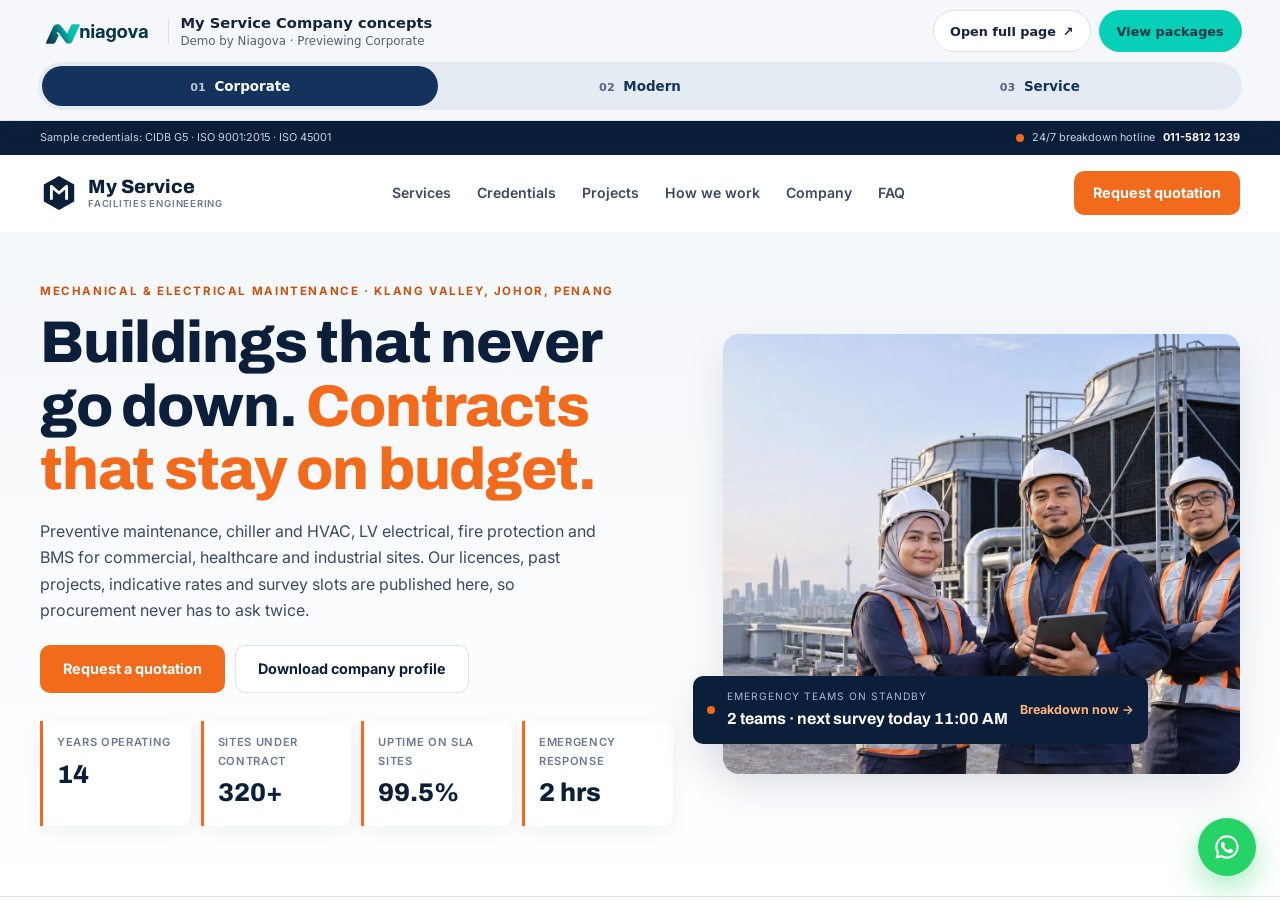
<file: index.html>
<!DOCTYPE html>
<html lang="en">
<head>
  <meta charset="UTF-8">
  <meta name="viewport" content="width=device-width, initial-scale=1.0">
  <meta name="build-version" content="__BUILD_VERSION__">
  <meta name="author" content="Niagova">
  <title>My Service Company Template Showcase</title>
  <meta name="description" content="Compare three My Service Company website concepts in one showcase: Corporate, Modern and Service.">
  <meta name="theme-color" content="#f5f7fa">
  <meta property="og:title" content="My Service Company Template Showcase">
  <meta property="og:image" content="01-corporate/images/corp-hero-team.webp">
  <link rel="canonical" href="https://demo-service.niagova.com/">
  <link rel="icon" href="favicon.ico">
  <link rel="stylesheet" href="index.css?v=__BUILD_VERSION__">
</head>
<body>
  <a class="skip-link" href="#templatePreview">Skip to website preview</a>

  <header class="showcase-bar" aria-label="Template preview controls">
    <div class="showcase-identity">
      <a class="showcase-logo" href="https://niagova.com/" target="_blank" rel="noopener"><img src="assets/niagova-logo.svg" alt="Niagova" width="118" height="28"></a>
      <span class="showcase-title">
        <strong>My Service Company concepts</strong>
        <small><span>Demo by Niagova</span> · <span id="previewStatus" aria-live="polite">Previewing Corporate</span></small>
      </span>
    </div>

    <nav class="template-tabs" aria-label="Choose a website template">
      <button class="template-tab" type="button" data-template="corporate" aria-pressed="true"><span>01</span> Corporate</button>
      <button class="template-tab" type="button" data-template="modern" aria-pressed="false"><span>02</span> Modern</button>
      <button class="template-tab" type="button" data-template="service" aria-pressed="false"><span>03</span> Service</button>
    </nav>

    <div class="showcase-actions">
      <a class="open-template" id="openTemplate" href="01-corporate/index.html" target="_blank" rel="noopener" aria-label="Open this template as a full page in a new tab">
        <span class="open-label">Open full page</span> <span aria-hidden="true">↗</span>
      </a>
      <a class="view-packages" href="https://niagova.com/#pricing" target="_blank" rel="noopener">View packages</a>
    </div>
  </header>

  <main class="preview-shell">
    <iframe id="templatePreview" name="templatePreview" src="01-corporate/index.html" title="Corporate service company website template preview"></iframe>
  </main>

  <noscript>
    <div class="no-script">
      JavaScript is needed for the template switcher. Open a template directly:
      <a href="01-corporate/index.html">Corporate</a>,
      <a href="02-modern/index.html">Modern</a> or
      <a href="03-service/index.html">Service</a>.
    </div>
  </noscript>

  <script src="index.js?v=__BUILD_VERSION__"></script>
</body>
</html>
</file>
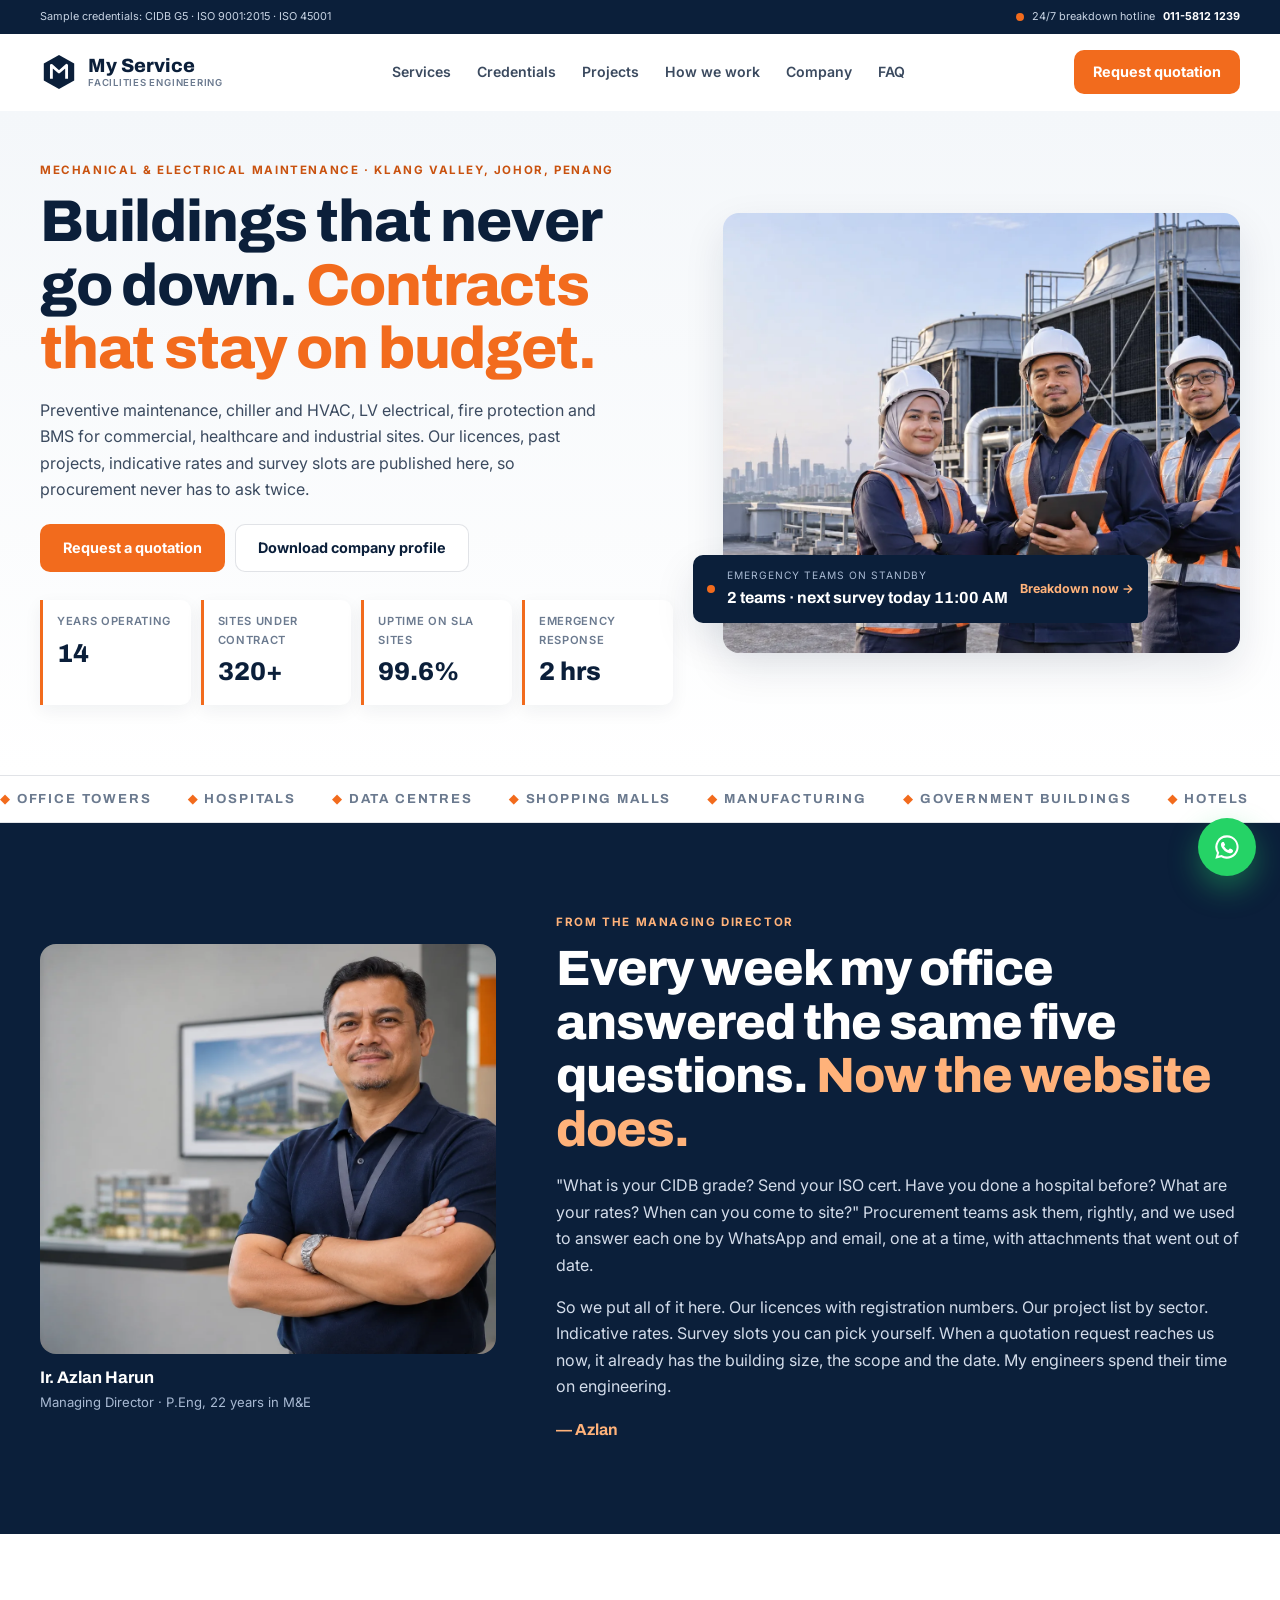
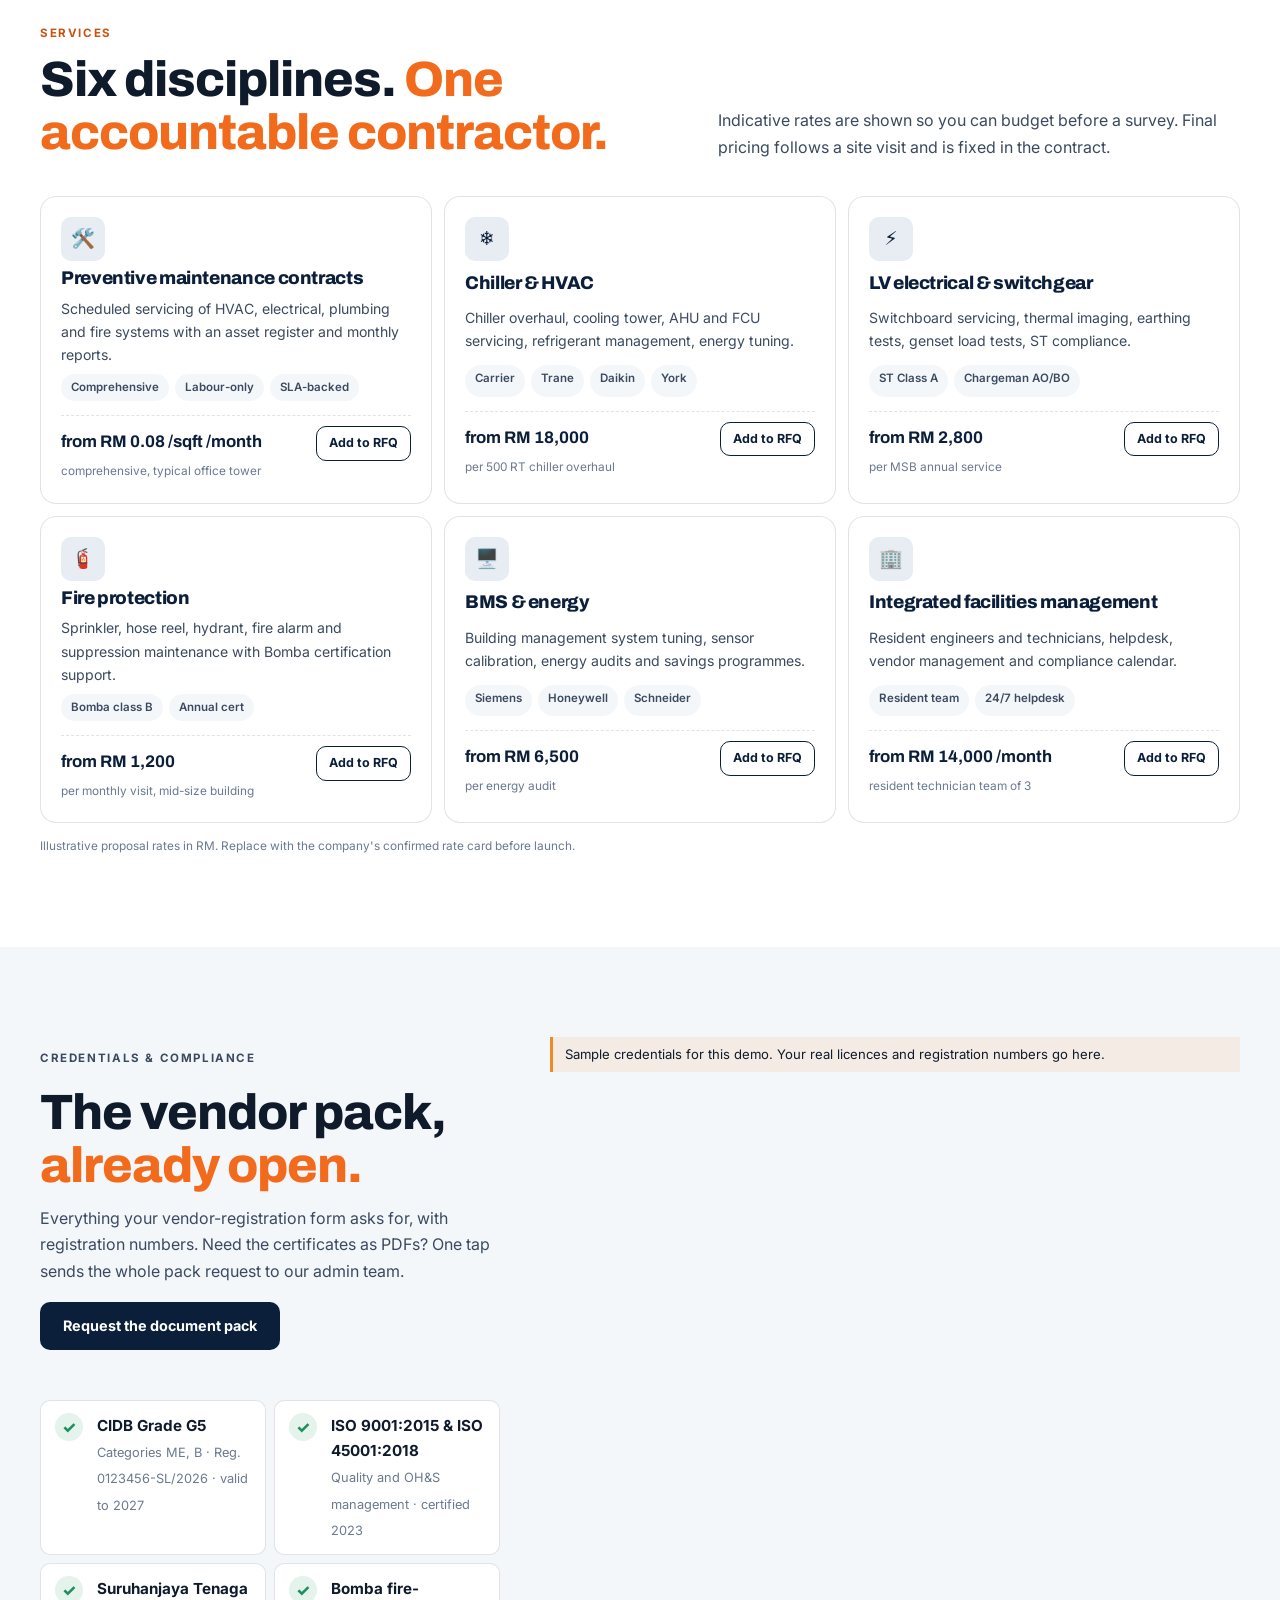
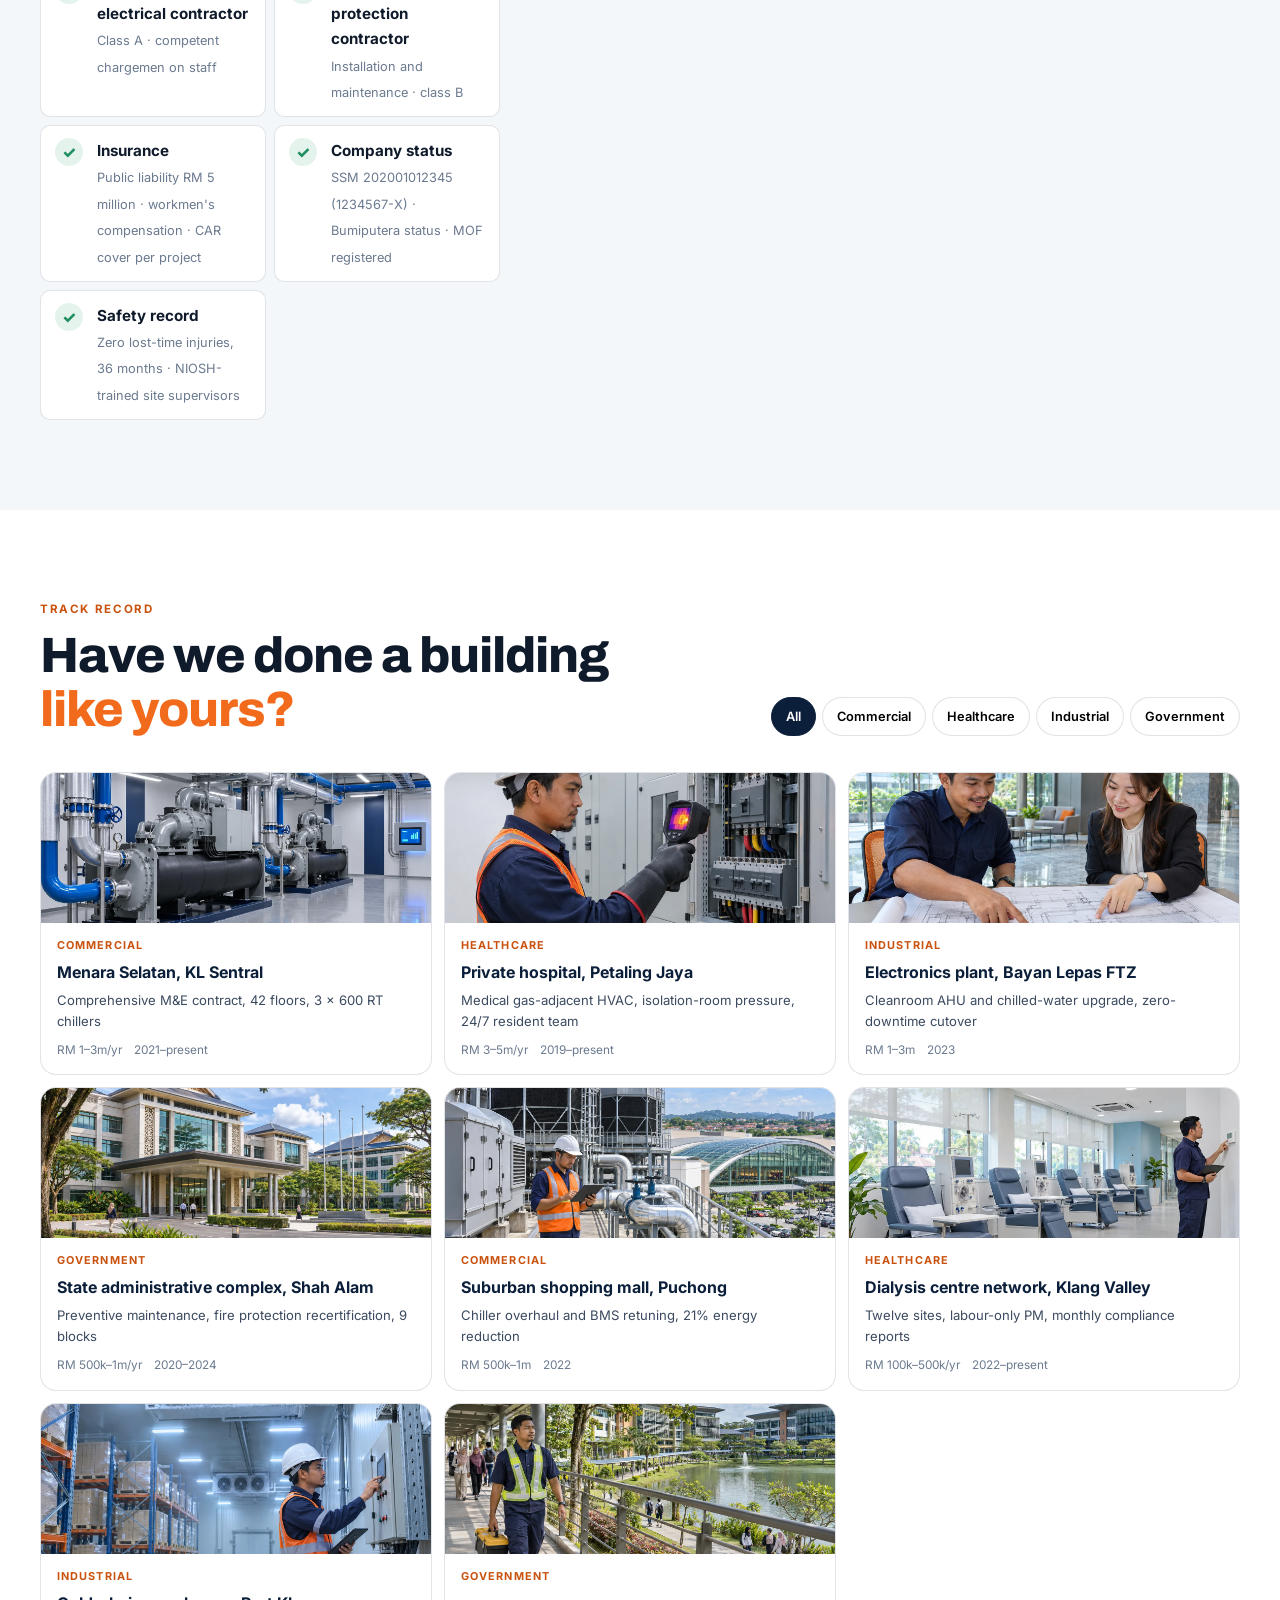
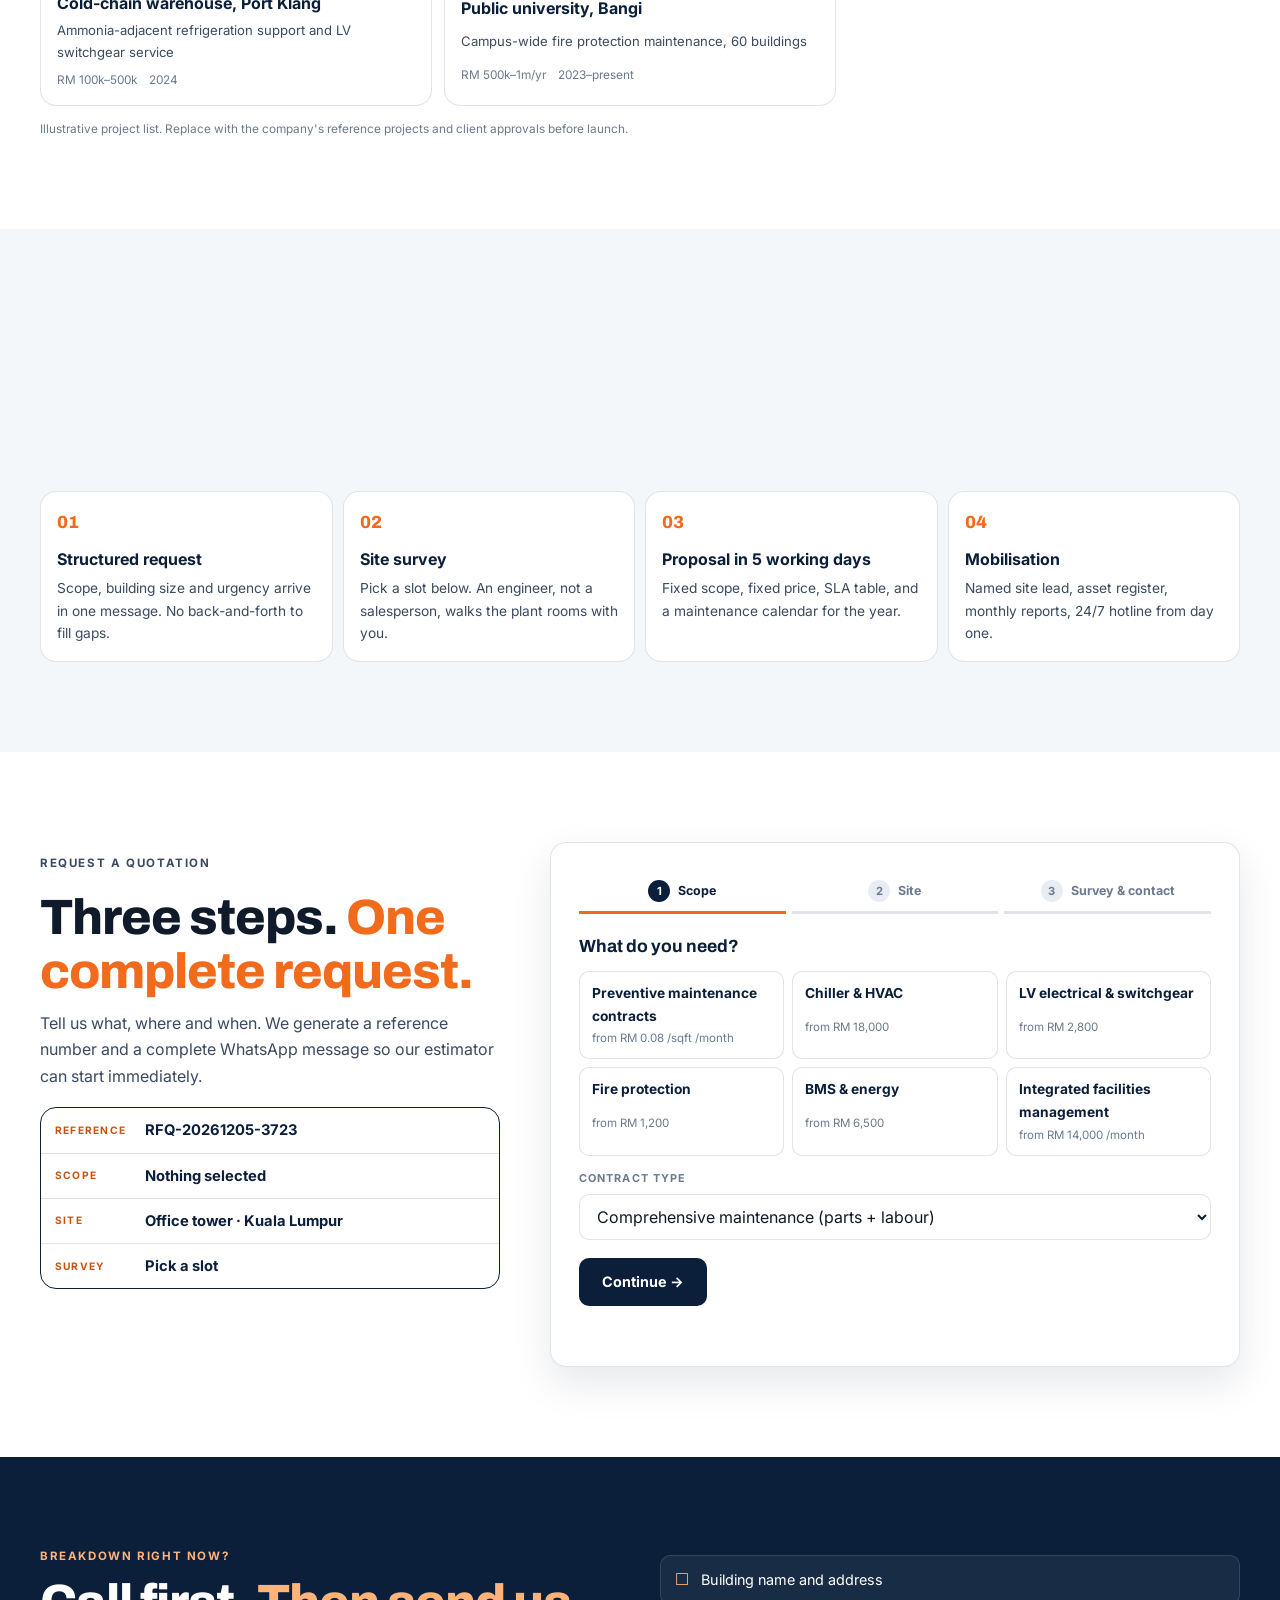
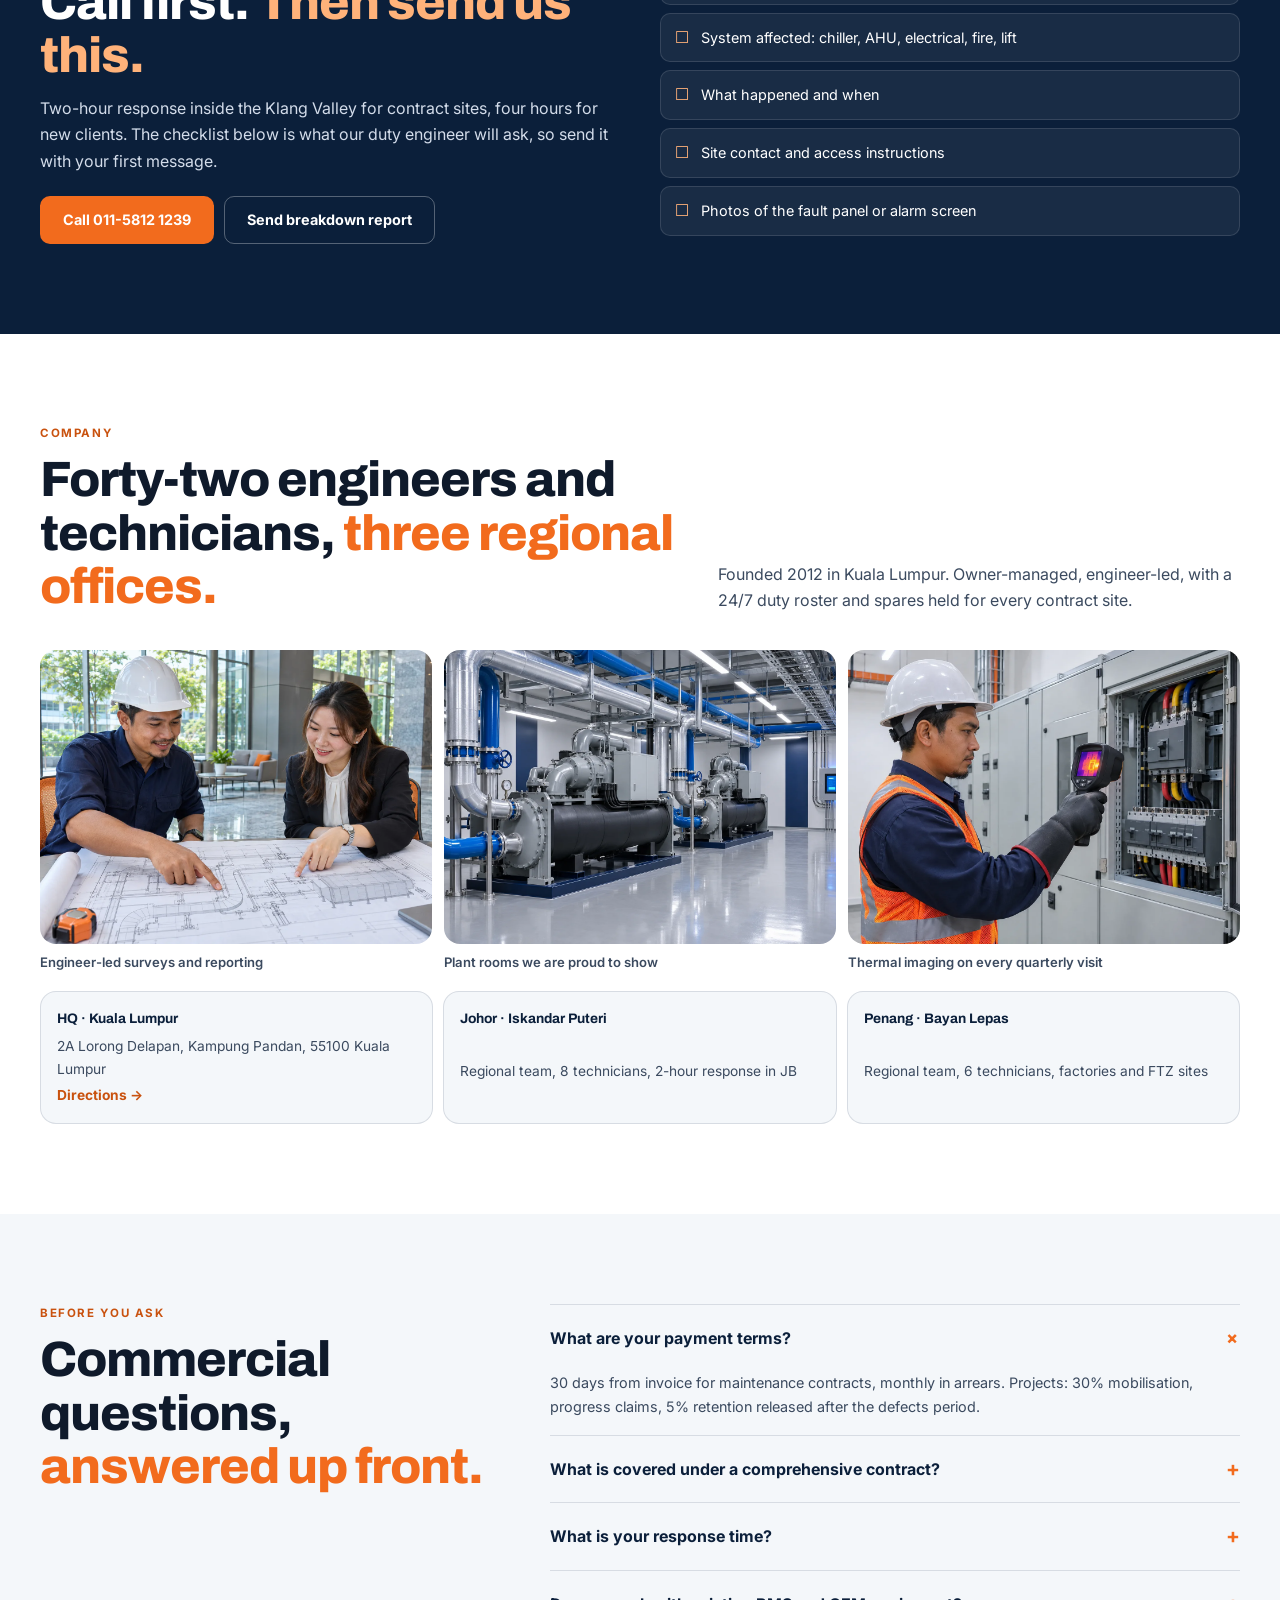
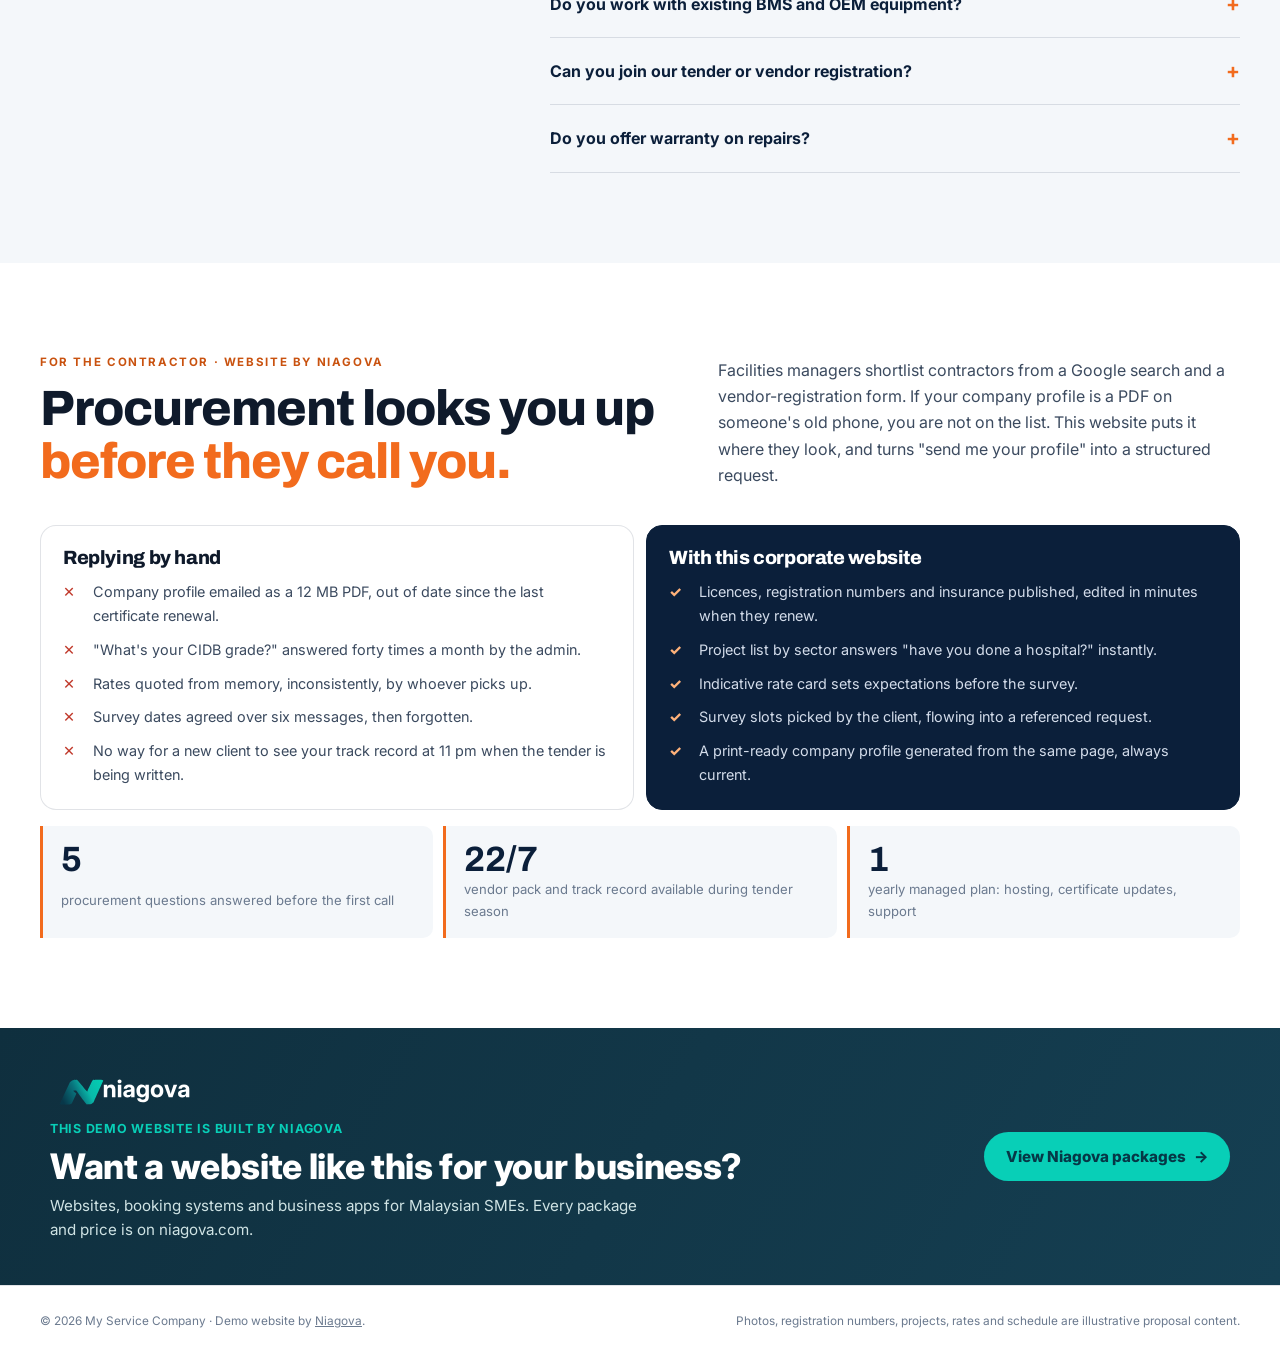
<file: 01-corporate/index.html>
<!DOCTYPE html>
<html lang="en">
<head>
  <meta charset="UTF-8">
  <meta name="viewport" content="width=device-width, initial-scale=1.0">
  <meta name="theme-color" content="#0b1f3a">
  <meta name="description" content="My Service Company — mechanical &amp; electrical maintenance contractor in Malaysia. Licences, past projects, indicative rates and site-survey slots published online. Request a quotation in one message.">
  <meta name="author" content="Niagova">
  <title>My Service Company | M&amp;E maintenance that keeps buildings running</title>
  <link rel="preconnect" href="https://fonts.googleapis.com">
  <link rel="preconnect" href="https://fonts.gstatic.com" crossorigin>
  <link href="https://fonts.googleapis.com/css2?family=Archivo:wght@500;700;800&family=Inter:wght@400;500;600;700&display=swap" rel="stylesheet">
  <link rel="stylesheet" href="style.css?v=__BUILD_VERSION__">
</head>
<body>
  <a class="skip-link" href="#main">Skip to content</a>

  <div class="utility"><div class="wrap utility-row"><span>Sample credentials: CIDB G5 · ISO 9001:2015 · ISO 45001</span><span class="hotline"><i></i>24/7 breakdown hotline <a href="tel:+601158121239">011-5812 1239</a></span></div></div>

  <header class="site-header" id="siteHeader">
    <div class="wrap nav">
      <a class="brand" href="#top" aria-label="My Service Company home">
        <svg class="brand-mark" viewBox="0 0 40 40" aria-hidden="true"><path d="M20 2 36 11v18L20 38 4 29V11z" fill="currentColor"/><path d="M12 27V13l8 7 8-7v14" stroke="#fff" stroke-width="3" fill="none" stroke-linejoin="round"/></svg>
        <span class="brand-name">My Service<small>Facilities Engineering</small></span>
      </a>
      <nav class="nav-links" id="navLinks" aria-label="Primary navigation">
        <a href="#services">Services</a>
        <a href="#credentials">Credentials</a>
        <a href="#projects">Projects</a>
        <a href="#process">How we work</a>
        <a href="#company">Company</a>
        <a href="#faq">FAQ</a>
      </nav>
      <div class="nav-actions">
        <a class="button button-orange" href="#rfq">Request quotation</a>
        <button class="menu-toggle" id="menuToggle" type="button" aria-expanded="false" aria-controls="navLinks" aria-label="Open navigation"><span></span><span></span><span></span></button>
      </div>
    </div>
  </header>

  <main id="main">
    <!-- HERO -->
    <section class="hero" id="top">
      <div class="wrap hero-grid">
        <div class="hero-copy">
          <p class="eyebrow">Mechanical &amp; electrical maintenance · Klang Valley, Johor, Penang</p>
          <h1>Buildings that never go down. <em>Contracts that stay on budget.</em></h1>
          <p class="lead">Preventive maintenance, chiller and HVAC, LV electrical, fire protection and BMS for commercial, healthcare and industrial sites. Our licences, past projects, indicative rates and survey slots are published here, so procurement never has to ask twice.</p>
          <div class="hero-actions">
            <a class="button button-orange" href="#rfq">Request a quotation</a>
            <button class="button button-ghost" type="button" id="printProfile">Download company profile</button>
          </div>
          <dl class="kpis">
            <div><dt>Years operating</dt><dd data-count="14">0</dd></div>
            <div><dt>Sites under contract</dt><dd data-count="320" data-suffix="+">0</dd></div>
            <div><dt>Uptime on SLA sites</dt><dd data-count="99.6" data-decimals="1" data-suffix="%">0</dd></div>
            <div><dt>Emergency response</dt><dd data-count="2" data-suffix=" hrs">0</dd></div>
          </dl>
        </div>
        <div class="hero-visual">
          <div class="hero-photo"><img src="images/corp-hero-team.webp" alt="Three My Service engineers in safety vests on a commercial rooftop beside cooling towers" fetchpriority="high"></div>
          <aside class="standby reveal" aria-live="polite"><span class="pulse" aria-hidden="true"></span><div><small>Emergency teams on standby</small><strong id="standby">—</strong></div><a href="#emergency">Breakdown now →</a></aside>
        </div>
      </div>
    </section>

    <!-- SECTORS MARQUEE -->
    <div class="sectors" aria-label="Sectors we serve"><div class="sectors-track"><span>Office towers</span><span>Hospitals</span><span>Data centres</span><span>Shopping malls</span><span>Manufacturing</span><span>Government buildings</span><span>Hotels</span><span>Universities</span><span>Office towers</span><span>Hospitals</span><span>Data centres</span><span>Shopping malls</span><span>Manufacturing</span><span>Government buildings</span><span>Hotels</span><span>Universities</span></div></div>

    <!-- FOUNDER NOTE -->
    <section class="founder">
      <div class="wrap founder-grid">
        <figure class="founder-photo reveal"><img src="images/corp-founder.webp" alt="Managing director Azlan Harun in a navy polo in the My Service office" loading="lazy"><figcaption><strong>Ir. Azlan Harun</strong><span>Managing Director · P.Eng, 22 years in M&amp;E</span></figcaption></figure>
        <div class="founder-copy reveal">
          <p class="eyebrow">From the managing director</p>
          <h2>Every week my office answered the same five questions. <em>Now the website does.</em></h2>
          <p>"What is your CIDB grade? Send your ISO cert. Have you done a hospital before? What are your rates? When can you come to site?" Procurement teams ask them, rightly, and we used to answer each one by WhatsApp and email, one at a time, with attachments that went out of date.</p>
          <p>So we put all of it here. Our licences with registration numbers. Our project list by sector. Indicative rates. Survey slots you can pick yourself. When a quotation request reaches us now, it already has the building size, the scope and the date. My engineers spend their time on engineering.</p>
          <p class="signature">— Azlan</p>
        </div>
      </div>
    </section>

    <!-- SERVICES -->
    <section class="services" id="services">
      <div class="wrap">
        <div class="section-head reveal"><div><p class="eyebrow">Services</p><h2>Six disciplines. <em>One accountable contractor.</em></h2></div><p class="lead">Indicative rates are shown so you can budget before a survey. Final pricing follows a site visit and is fixed in the contract.</p></div>
        <div class="service-grid reveal" id="serviceGrid"></div>
        <p class="fine-print">Illustrative proposal rates in RM. Replace with the company's confirmed rate card before launch.</p>
      </div>
    </section>

    <!-- CREDENTIALS -->
    <section class="credentials" id="credentials">
      <div class="wrap cred-grid">
        <div class="cred-copy reveal">
          <p class="eyebrow">Credentials &amp; compliance</p>
          <h2>The vendor pack, <em>already open.</em></h2>
          <p>Everything your vendor-registration form asks for, with registration numbers. Need the certificates as PDFs? One tap sends the whole pack request to our admin team.</p>
          <a class="button button-navy" href="https://wa.me/601158121239?text=Hello%20My%20Service%20Company%2C%20please%20send%20the%20vendor%20document%20pack%20(CIDB%2C%20ISO%2C%20ST%20licence%2C%20insurance%2C%20SSM)%20to%20%5Byour%20email%5D%20for%20%5Bcompany%5D." target="_blank" rel="noopener">Request the document pack</a>
        </div>
        <p class="sample-note">Sample credentials for this demo. Your real licences and registration numbers go here.</p>
          <ul class="cred-list reveal">
          <li><span class="tick">✓</span><div><strong>CIDB Grade G5</strong><span>Categories ME, B · Reg. 0123456-SL/2026 · valid to 2027</span></div></li>
          <li><span class="tick">✓</span><div><strong>ISO 9001:2015 &amp; ISO 45001:2018</strong><span>Quality and OH&amp;S management · certified 2023</span></div></li>
          <li><span class="tick">✓</span><div><strong>Suruhanjaya Tenaga electrical contractor</strong><span>Class A · competent chargemen on staff</span></div></li>
          <li><span class="tick">✓</span><div><strong>Bomba fire-protection contractor</strong><span>Installation and maintenance · class B</span></div></li>
          <li><span class="tick">✓</span><div><strong>Insurance</strong><span>Public liability RM 5 million · workmen's compensation · CAR cover per project</span></div></li>
          <li><span class="tick">✓</span><div><strong>Company status</strong><span>SSM 202001012345 (1234567-X) · Bumiputera status · MOF registered</span></div></li>
          <li><span class="tick">✓</span><div><strong>Safety record</strong><span>Zero lost-time injuries, 36 months · NIOSH-trained site supervisors</span></div></li>
        </ul>
      </div>
    </section>

    <!-- PROJECTS -->
    <section class="projects" id="projects">
      <div class="wrap">
        <div class="section-head reveal"><div><p class="eyebrow">Track record</p><h2>Have we done a building <em>like yours?</em></h2></div><div class="filters" id="projectFilters" role="tablist" aria-label="Filter projects by sector"></div></div>
        <div class="project-grid reveal" id="projectGrid"></div>
        <p class="fine-print">Illustrative project list. Replace with the company's reference projects and client approvals before launch.</p>
      </div>
    </section>

    <!-- PROCESS -->
    <section class="process" id="process">
      <div class="wrap">
        <div class="section-head reveal"><div><p class="eyebrow">How we work</p><h2>From enquiry to mobilisation <em>in four steps.</em></h2></div></div>
        <ol class="steps reveal">
          <li><span>01</span><strong>Structured request</strong><p>Scope, building size and urgency arrive in one message. No back-and-forth to fill gaps.</p></li>
          <li><span>02</span><strong>Site survey</strong><p>Pick a slot below. An engineer, not a salesperson, walks the plant rooms with you.</p></li>
          <li><span>03</span><strong>Proposal in 5 working days</strong><p>Fixed scope, fixed price, SLA table, and a maintenance calendar for the year.</p></li>
          <li><span>04</span><strong>Mobilisation</strong><p>Named site lead, asset register, monthly reports, 24/7 hotline from day one.</p></li>
        </ol>
      </div>
    </section>

    <!-- RFQ WIZARD -->
    <section class="rfq" id="rfq">
      <div class="wrap rfq-grid">
        <div class="rfq-copy reveal">
          <p class="eyebrow">Request a quotation</p>
          <h2>Three steps. <em>One complete request.</em></h2>
          <p>Tell us what, where and when. We generate a reference number and a complete WhatsApp message so our estimator can start immediately.</p>
          <div class="summary" id="summary">
            <div><span>Reference</span><strong id="sumRef">—</strong></div>
            <div><span>Scope</span><strong id="sumScope">Nothing selected</strong></div>
            <div><span>Site</span><strong id="sumSite">—</strong></div>
            <div><span>Survey</span><strong id="sumSurvey">Pick a slot</strong></div>
          </div>
          <div class="recent" id="recentWrap" hidden><p class="eyebrow">Your recent requests on this device</p><ul id="recentList"></ul></div>
        </div>
        <form class="wizard reveal" id="wizard" novalidate>
          <div class="wizard-steps" id="wizardSteps"><button type="button" class="active" data-step="1"><i>1</i>Scope</button><button type="button" data-step="2"><i>2</i>Site</button><button type="button" data-step="3"><i>3</i>Survey &amp; contact</button></div>
          <fieldset class="step active" data-step="1">
            <legend>What do you need?</legend>
            <div class="chips-select" id="scopeChips"></div>
            <div class="field"><label for="contract">Contract type</label><select id="contract" name="contract"><option>Comprehensive maintenance (parts + labour)</option><option>Preventive maintenance (labour only)</option><option>One-off project / upgrade</option><option>Ad-hoc repair / breakdown</option><option>Not sure, advise me</option></select></div>
          </fieldset>
          <fieldset class="step" data-step="2">
            <legend>Tell us about the site</legend>
            <div class="form-grid">
              <div class="field"><label for="building">Building type</label><select id="building" name="building"><option>Office tower</option><option>Hospital / clinic</option><option>Data centre</option><option>Shopping mall / retail</option><option>Factory / warehouse</option><option>Government building</option><option>Hotel</option><option>School / university</option></select></div>
              <div class="field"><label for="area">Gross floor area (sq ft)</label><input id="area" name="area" type="number" inputmode="numeric" min="1000" step="1000" placeholder="e.g. 250000"></div>
              <div class="field"><label for="state">Location</label><select id="state" name="state"><option>Kuala Lumpur</option><option>Selangor</option><option>Putrajaya</option><option>Johor</option><option>Penang</option><option>Negeri Sembilan</option><option>Other (quote travel)</option></select></div>
              <div class="field"><label for="urgency">Urgency</label><select id="urgency" name="urgency"><option>Planning (next 3 months)</option><option>Tender / RFQ closing this month</option><option>This week</option><option>Emergency, today</option></select></div>
              <div class="field full"><label for="scopeNotes">Existing plant, known issues, tender reference</label><textarea id="scopeNotes" name="scopeNotes" placeholder="e.g. 2 × 500 RT chillers (2012), 4 AHUs per floor, BMS Siemens, current contractor expiring Dec"></textarea></div>
            </div>
          </fieldset>
          <fieldset class="step" data-step="3">
            <legend>Site survey &amp; contact</legend>
            <div class="survey">
              <div class="day-strip" id="dayStrip" role="tablist" aria-label="Choose a survey day"></div>
              <div class="slots" id="slots"></div>
              <p class="fine-print">Demo survey calendar generated in your browser. In production this reads the engineering team's shared calendar.</p>
            </div>
            <div class="form-grid">
              <div class="field"><label for="name">Your name</label><input id="name" name="name" required autocomplete="name"></div>
              <div class="field"><label for="role">Role</label><input id="role" name="role" placeholder="Facilities manager, procurement…"></div>
              <div class="field"><label for="company">Company</label><input id="company" name="company" required autocomplete="organization"></div>
              <div class="field"><label for="phone">WhatsApp number</label><input id="phone" name="phone" required autocomplete="tel" inputmode="tel" placeholder="01x-xxx xxxx"></div>
              <div class="field full"><label for="email">Email for the proposal</label><input id="email" name="email" type="email" autocomplete="email" placeholder="name@company.com"></div>
              <input type="hidden" id="date" name="date"><input type="hidden" id="time" name="time">
            </div>
          </fieldset>
          <div class="wizard-nav">
            <button class="button button-ghost" type="button" id="prevStep" hidden>← Back</button>
            <button class="button button-navy" type="button" id="nextStep">Continue →</button>
            <button class="button button-orange" type="submit" id="submitRfq" hidden>Send request on WhatsApp</button>
            <button class="button button-ghost" type="button" id="copyRfq" hidden>Copy request</button>
          </div>
          <p class="form-status" id="formStatus" role="status"></p>
        </form>
      </div>
    </section>

    <!-- EMERGENCY -->
    <section class="emergency" id="emergency">
      <div class="wrap emergency-grid">
        <div class="reveal">
          <p class="eyebrow">Breakdown right now?</p>
          <h2>Call first. <em>Then send us this.</em></h2>
          <p>Two-hour response inside the Klang Valley for contract sites, four hours for new clients. The checklist below is what our duty engineer will ask, so send it with your first message.</p>
          <div class="hero-actions"><a class="button button-orange" href="tel:+601158121239">Call 011-5812 1239</a><a class="button button-ghost" href="https://wa.me/601158121239?text=EMERGENCY%20BREAKDOWN%0ABuilding%3A%20%0AAddress%3A%20%0ASystem%20affected%20(chiller%2FAHU%2Felectrical%2Ffire%2Flift)%3A%20%0AWhat%20happened%20and%20when%3A%20%0ASite%20contact%20%26%20number%3A%20%0AAccess%20instructions%3A%20" target="_blank" rel="noopener">Send breakdown report</a></div>
        </div>
        <ul class="checklist reveal">
          <li>Building name and address</li><li>System affected: chiller, AHU, electrical, fire, lift</li><li>What happened and when</li><li>Site contact and access instructions</li><li>Photos of the fault panel or alarm screen</li>
        </ul>
      </div>
    </section>

    <!-- COMPANY -->
    <section class="company" id="company">
      <div class="wrap">
        <div class="section-head reveal"><div><p class="eyebrow">Company</p><h2>Forty-two engineers and technicians, <em>three regional offices.</em></h2></div><p class="lead">Founded 2012 in Kuala Lumpur. Owner-managed, engineer-led, with a 24/7 duty roster and spares held for every contract site.</p></div>
        <div class="company-grid reveal">
          <figure><img src="images/corp-site-meeting.webp" alt="A My Service engineer reviewing drawings with a building manager in an office lobby" loading="lazy"><figcaption>Engineer-led surveys and reporting</figcaption></figure>
          <figure><img src="images/corp-chiller-plant.webp" alt="A clean modern chiller plant room maintained by My Service" loading="lazy"><figcaption>Plant rooms we are proud to show</figcaption></figure>
          <figure><img src="images/corp-switchboard.webp" alt="An engineer scanning a switchboard with a thermal camera" loading="lazy"><figcaption>Thermal imaging on every quarterly visit</figcaption></figure>
        </div>
        <div class="offices reveal">
          <div><strong>HQ · Kuala Lumpur</strong><span>2A Lorong Delapan, Kampung Pandan, 55100 Kuala Lumpur</span><a href="https://www.google.com/maps/dir/?api=1&amp;destination=3.144827966176431%2C101.74171596840188" target="_blank" rel="noopener">Directions →</a></div>
          <div><strong>Johor · Iskandar Puteri</strong><span>Regional team, 8 technicians, 2-hour response in JB</span></div>
          <div><strong>Penang · Bayan Lepas</strong><span>Regional team, 6 technicians, factories and FTZ sites</span></div>
        </div>
      </div>
    </section>

    <!-- FAQ -->
    <section class="faq" id="faq">
      <div class="wrap faq-grid">
        <div class="reveal"><p class="eyebrow">Before you ask</p><h2>Commercial questions, <em>answered up front.</em></h2></div>
        <div class="accordion reveal">
          <details open><summary>What are your payment terms?</summary><p>30 days from invoice for maintenance contracts, monthly in arrears. Projects: 30% mobilisation, progress claims, 5% retention released after the defects period.</p></details>
          <details><summary>What is covered under a comprehensive contract?</summary><p>All scheduled labour, consumables and replacement parts up to the agreed cap per item, 24/7 breakdown attendance, quarterly thermal imaging and monthly reports. Major overhauls and capital replacements are quoted separately.</p></details>
          <details><summary>What is your response time?</summary><p>Two hours inside the Klang Valley for contract sites, four hours for Johor and Penang contract sites, next working day for non-contract call-outs.</p></details>
          <details><summary>Do you work with existing BMS and OEM equipment?</summary><p>Yes. We maintain Carrier, Trane, Daikin, York and Hitachi chillers, and integrate with Siemens, Honeywell, Johnson Controls and Schneider BMS. OEM parts are used unless you approve an equivalent.</p></details>
          <details><summary>Can you join our tender or vendor registration?</summary><p>Yes. Request the document pack above. We respond to RFQs within five working days and have registered with over 40 property managers, REITs and government agencies.</p></details>
          <details><summary>Do you offer warranty on repairs?</summary><p>Twelve months on workmanship, OEM warranty on parts, and defects liability of twelve months on projects.</p></details>
        </div>
      </div>
    </section>

    <!-- PITCH -->
    <section class="pitch" id="for-owners" aria-labelledby="pitch-title">
      <div class="wrap">
        <div class="section-head reveal"><div><p class="eyebrow">For the contractor · website by Niagova</p><h2 id="pitch-title">Procurement looks you up <em>before they call you.</em></h2></div><p class="lead">Facilities managers shortlist contractors from a Google search and a vendor-registration form. If your company profile is a PDF on someone's old phone, you are not on the list. This website puts it where they look, and turns "send me your profile" into a structured request.</p></div>
        <div class="compare reveal">
          <div class="compare-col before"><h3>Replying by hand</h3><ul><li>Company profile emailed as a 12 MB PDF, out of date since the last certificate renewal.</li><li>"What's your CIDB grade?" answered forty times a month by the admin.</li><li>Rates quoted from memory, inconsistently, by whoever picks up.</li><li>Survey dates agreed over six messages, then forgotten.</li><li>No way for a new client to see your track record at 11 pm when the tender is being written.</li></ul></div>
          <div class="compare-col after"><h3>With this corporate website</h3><ul><li>Licences, registration numbers and insurance published, edited in minutes when they renew.</li><li>Project list by sector answers "have you done a hospital?" instantly.</li><li>Indicative rate card sets expectations before the survey.</li><li>Survey slots picked by the client, flowing into a referenced request.</li><li>A print-ready company profile generated from the same page, always current.</li></ul></div>
        </div>
        <div class="metrics reveal">
          <div><strong data-count="5">0</strong><span>procurement questions answered before the first call</span></div>
          <div><strong data-count="24" data-suffix="/7">0</strong><span>vendor pack and track record available during tender season</span></div>
          <div><strong data-count="1">0</strong><span>yearly managed plan: hosting, certificate updates, support</span></div>
        </div>
      </div>
    </section>
  </main>

  <section class="niagova-band" aria-labelledby="niagova-title">
  <div class="niagova-band-inner">
    <div>
      <img src="images/niagova-logo-on-dark.svg" alt="Niagova" width="150" height="36" loading="lazy">
      <p class="niagova-band-kicker">This demo website is built by Niagova</p>
      <h2 id="niagova-title">Want a website like this for your business?</h2>
      <p class="niagova-band-copy">Websites, booking systems and business apps for Malaysian SMEs. Every package and price is on niagova.com.</p>
    </div>
    <a class="niagova-band-cta" href="https://niagova.com/#pricing" target="_blank" rel="noopener">View Niagova packages <span aria-hidden="true">→</span></a>
  </div>
</section>

<footer class="footer"><div class="wrap footer-row"><span>© <span id="year"></span> My Service Company · Demo website by <a href="https://niagova.com/" target="_blank" rel="noopener">Niagova</a>.</span><span>Photos, registration numbers, projects, rates and schedule are illustrative proposal content.</span></div></footer>

  <div class="sticky-bar"><a href="tel:+601158121239">Emergency call</a><a class="primary" href="#rfq">Request quotation</a></div>
  <a class="wa-float" href="https://wa.me/601158121239?text=Hello%20My%20Service%20Company%2C%20I%27d%20like%20to%20discuss%20M%26E%20maintenance%20for%20our%20building." target="_blank" rel="noopener" aria-label="Chat on WhatsApp"><svg viewBox="0 0 24 24" aria-hidden="true"><path fill="currentColor" d="M12 2a10 10 0 0 0-8.6 15.1L2 22l5-1.3A10 10 0 1 0 12 2Zm0 18.2a8.2 8.2 0 0 1-4.2-1.2l-.3-.2-3 .8.8-2.9-.2-.3A8.2 8.2 0 1 1 12 20.2Zm4.5-6.1c-.2-.1-1.5-.7-1.7-.8s-.4-.1-.6.1-.6.8-.8 1-.3.2-.5.1a6.7 6.7 0 0 1-3.3-2.9c-.3-.4.3-.4.7-1.3.1-.2 0-.3 0-.4l-.8-1.8c-.2-.5-.4-.4-.6-.4h-.5a1 1 0 0 0-.7.3 2.9 2.9 0 0 0-.9 2.2 5 5 0 0 0 1 2.6 11.4 11.4 0 0 0 4.4 3.9c1.6.7 2.3.7 3.1.6a2.6 2.6 0 0 0 1.7-1.2 2.1 2.1 0 0 0 .2-1.2c-.1-.1-.3-.2-.5-.3Z"/></svg></a>
  <div class="toast" id="toast" role="status" aria-live="polite"></div>
  <script src="index.js?v=__BUILD_VERSION__" defer></script>
</body>
</html>
</file>
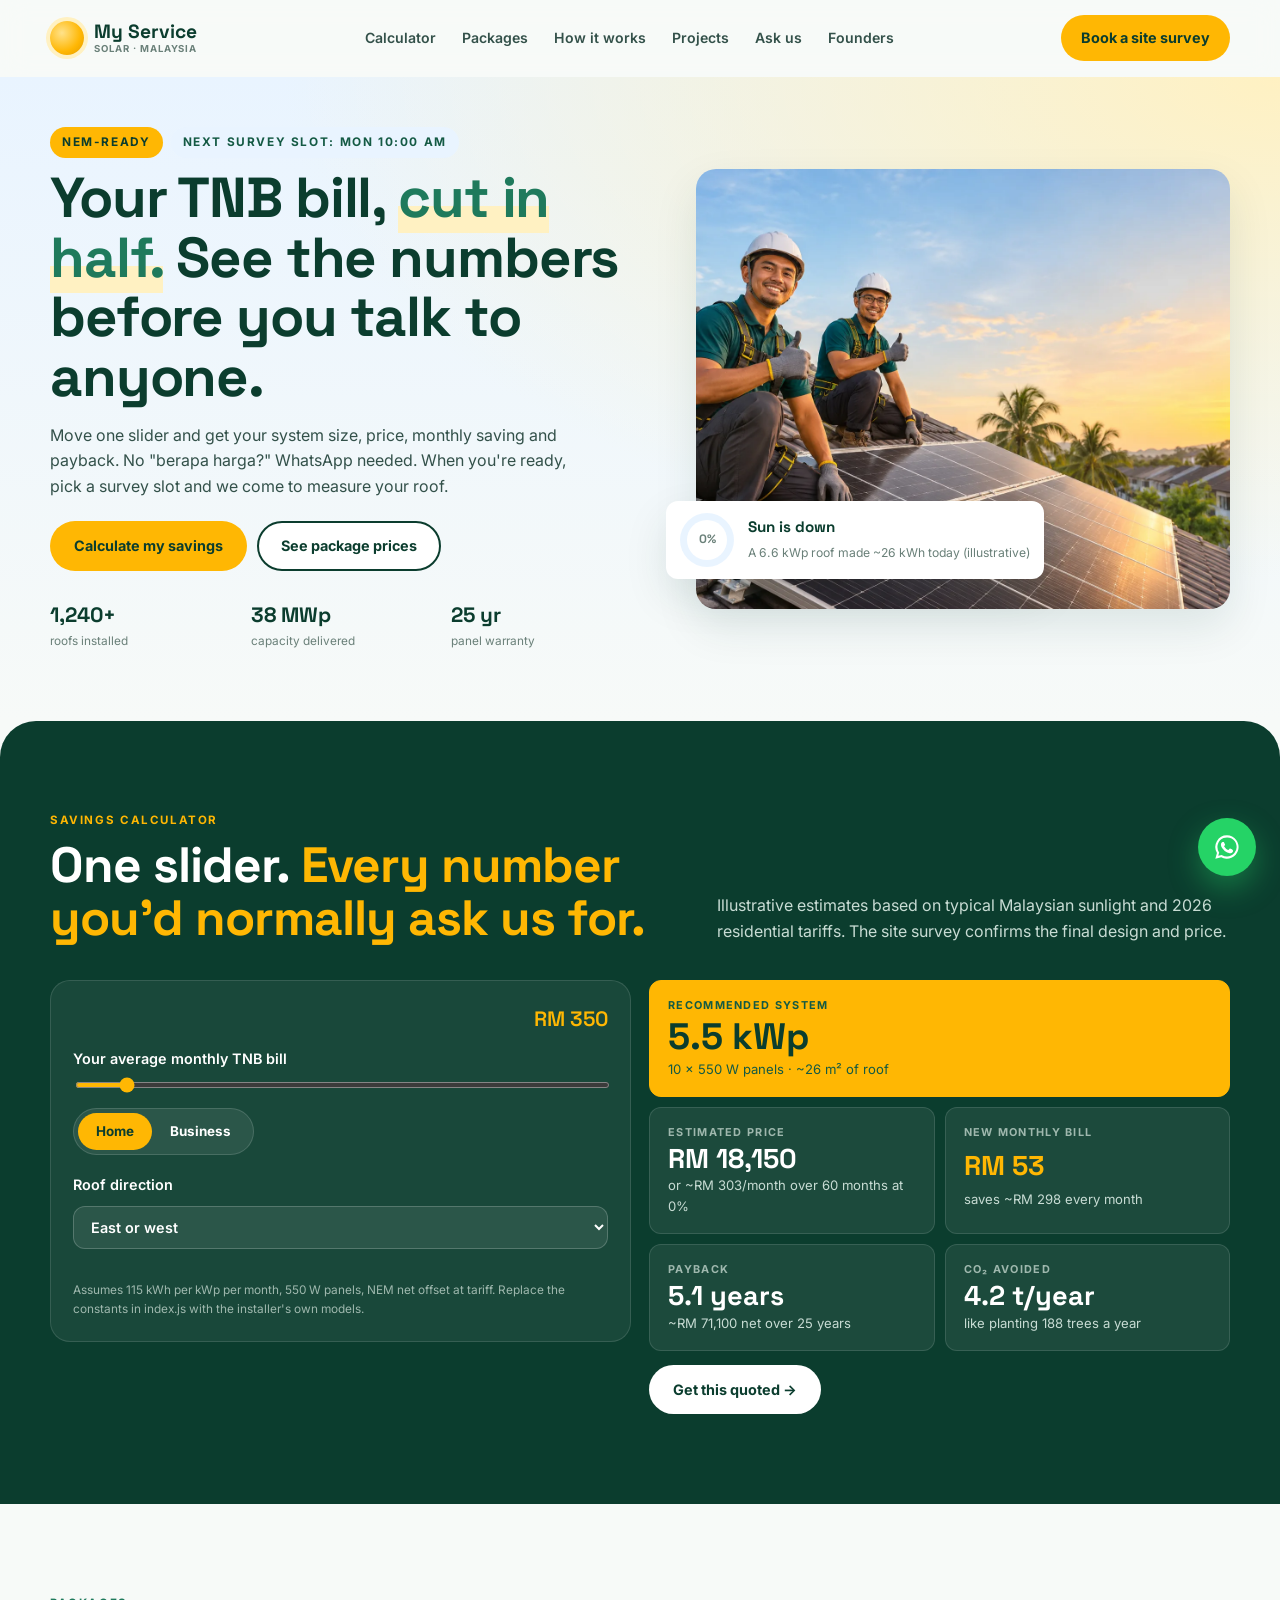
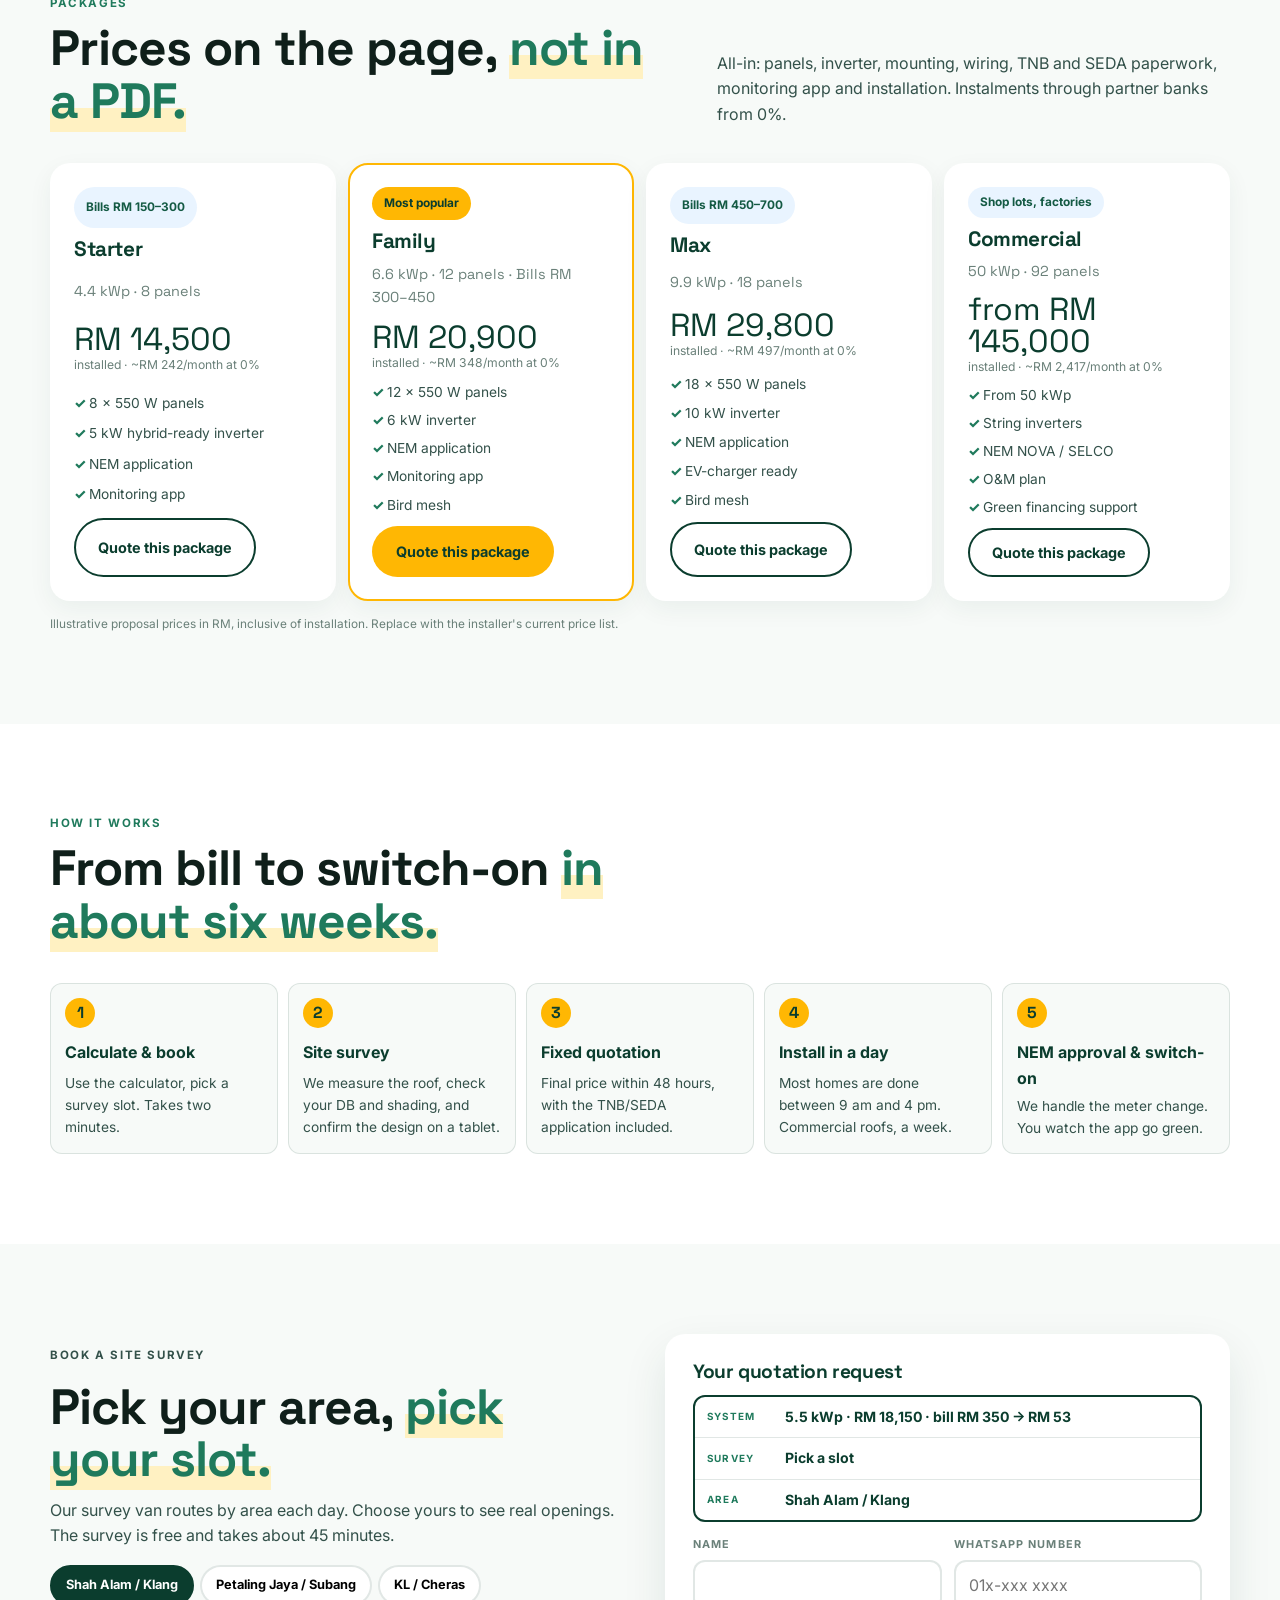
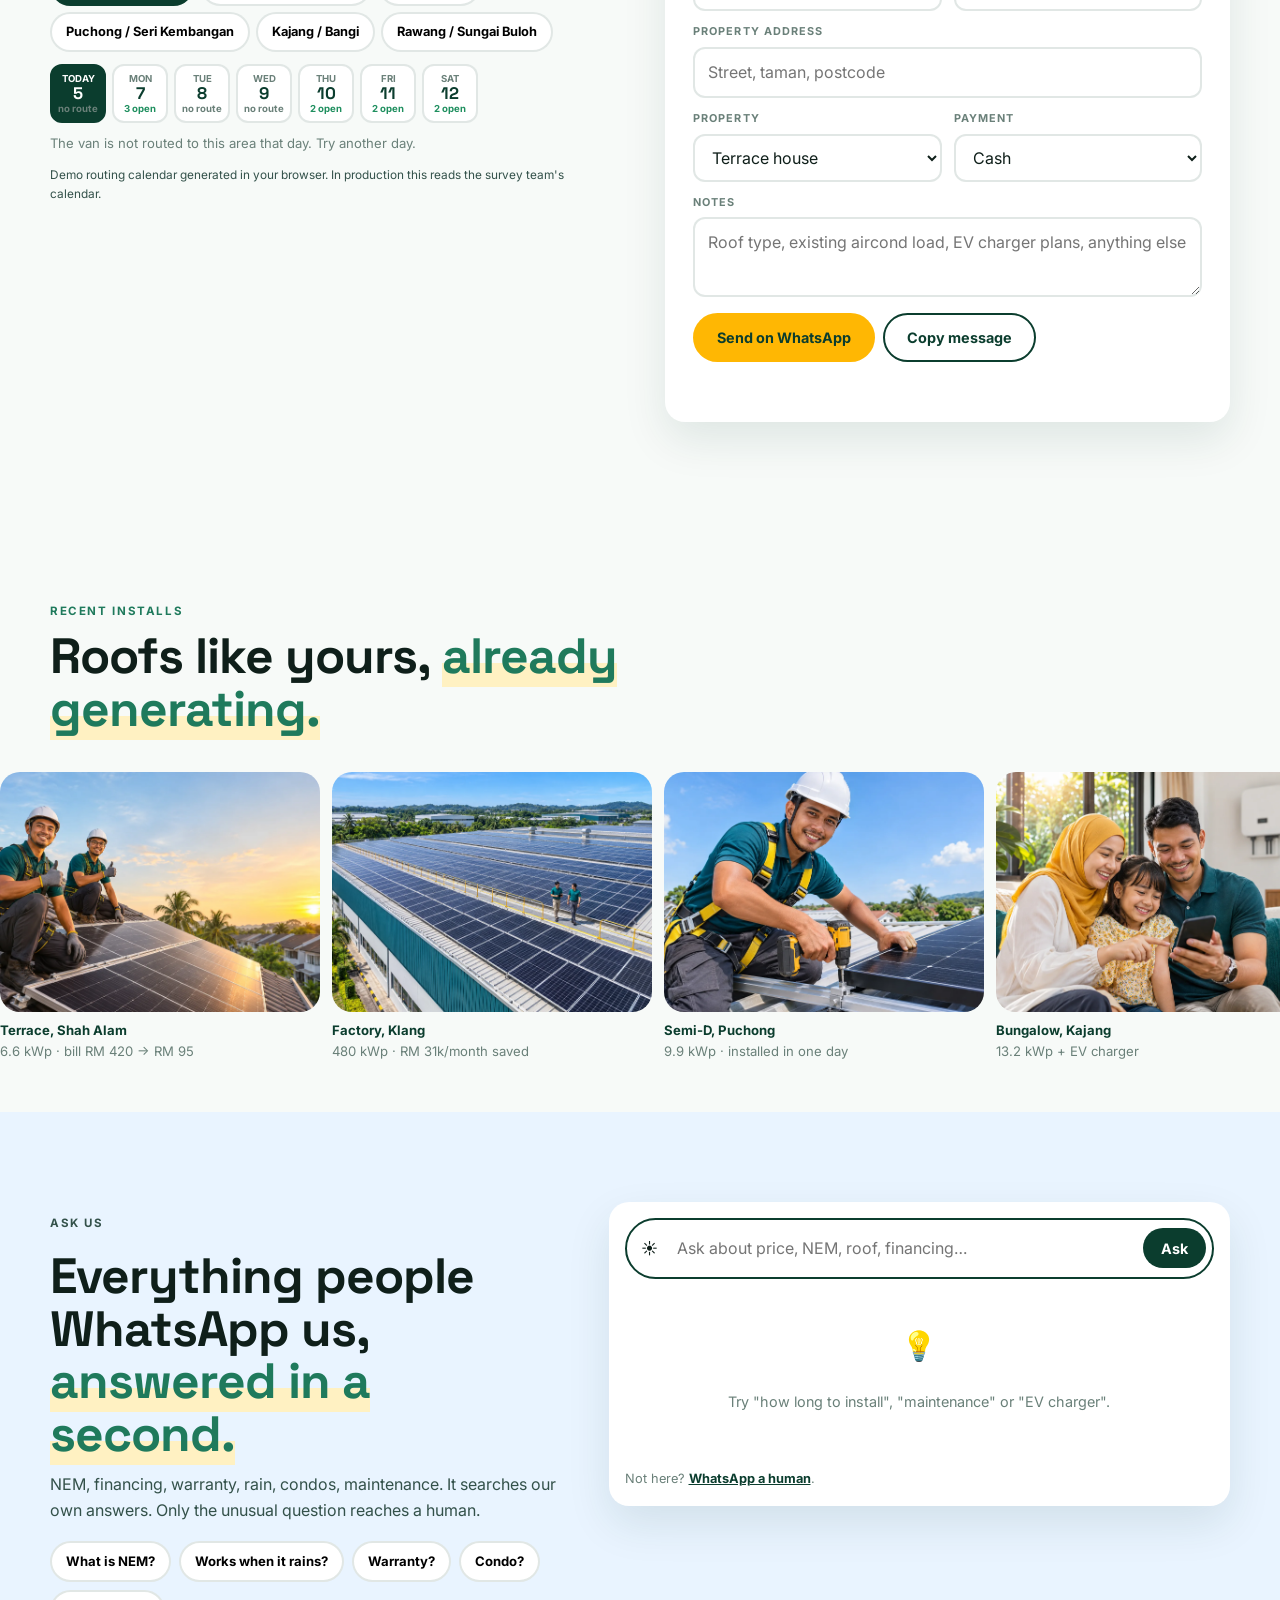
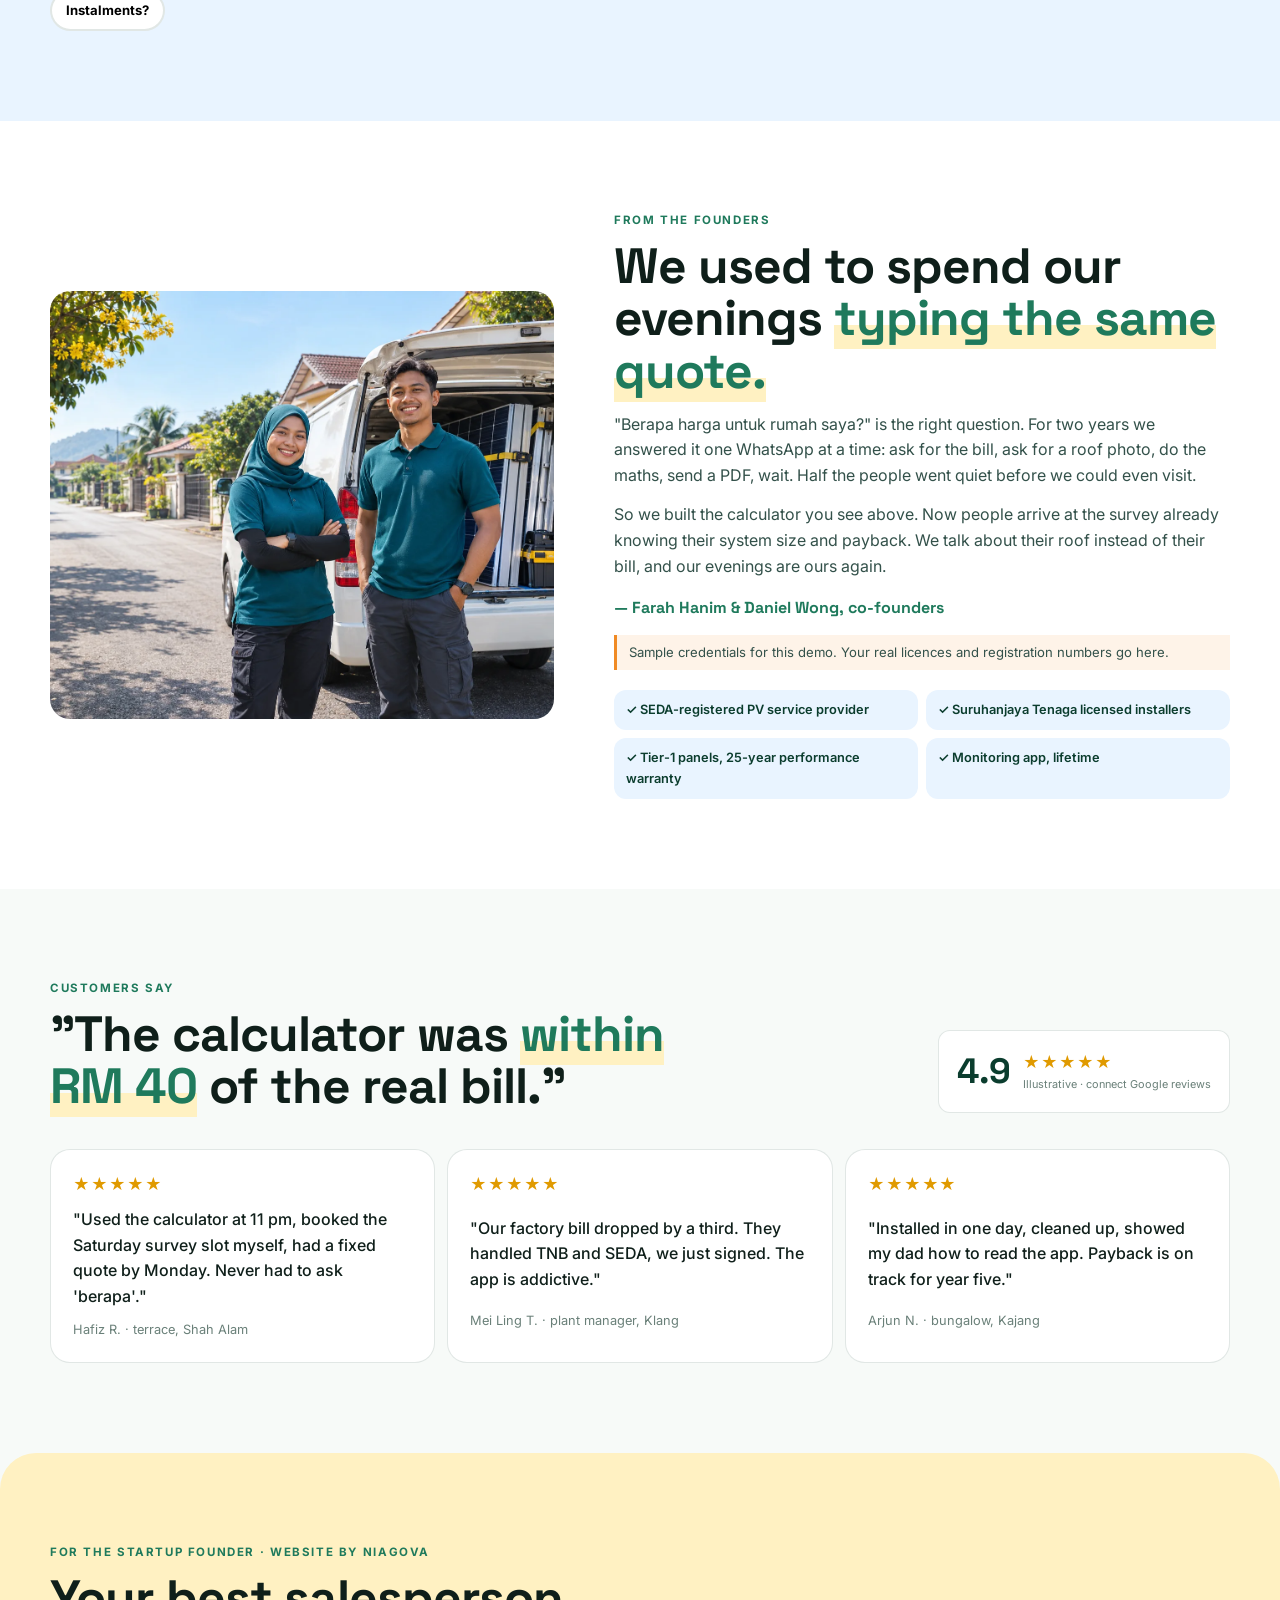
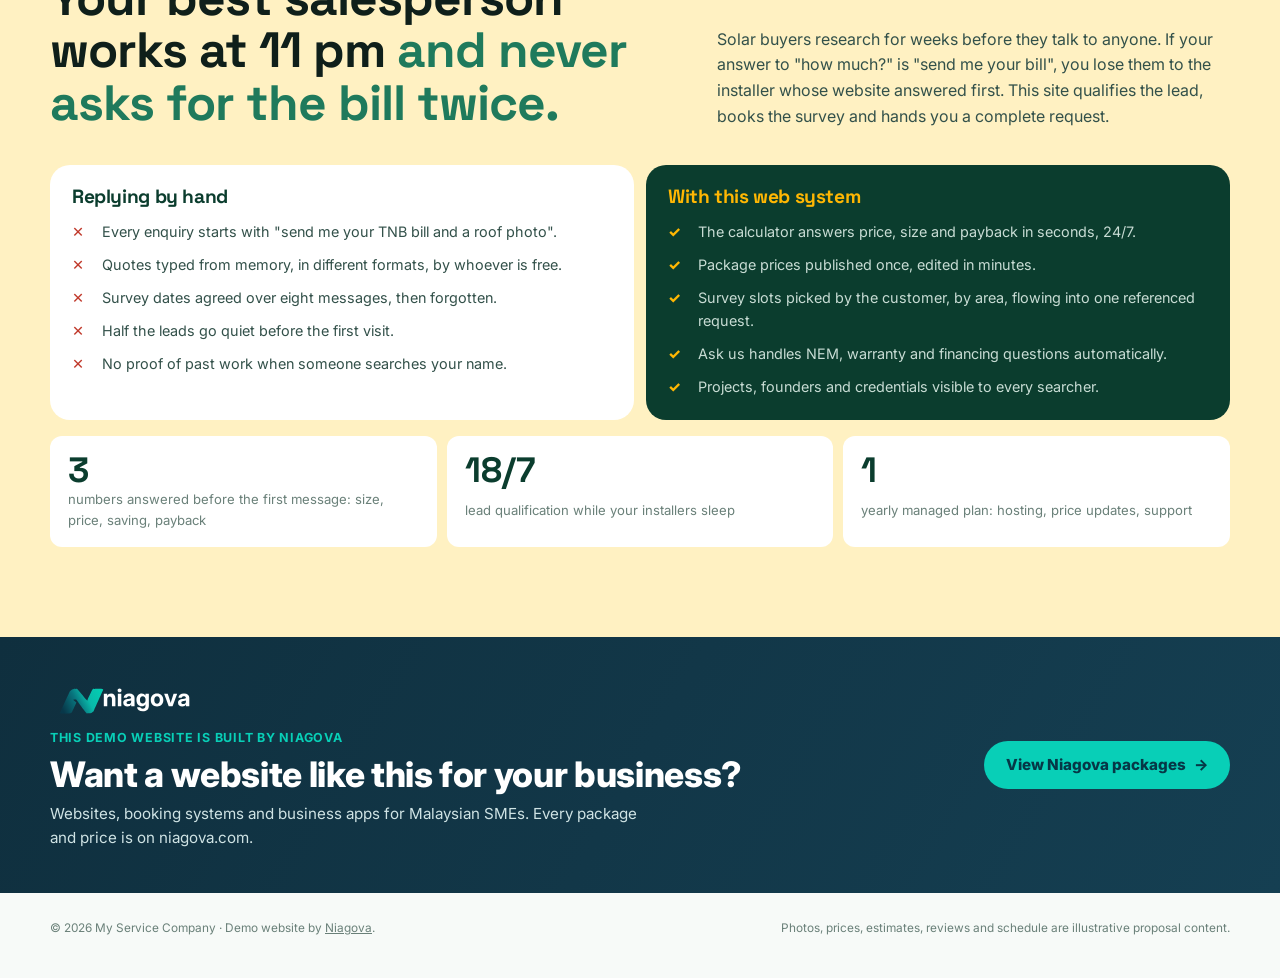
<file: 02-modern/index.html>
<!DOCTYPE html>
<html lang="en">
<head>
  <meta charset="UTF-8">
  <meta name="viewport" content="width=device-width, initial-scale=1.0">
  <meta name="theme-color" content="#0b3d2e">
  <meta name="description" content="My Service Company — residential and commercial solar PV installer in Malaysia. Calculate your savings from your TNB bill, see package prices, book a site survey slot and get a quotation in one message.">
  <meta name="author" content="Niagova">
  <title>My Service Company | See your savings before you message us</title>
  <link rel="preconnect" href="https://fonts.googleapis.com">
  <link rel="preconnect" href="https://fonts.gstatic.com" crossorigin>
  <link href="https://fonts.googleapis.com/css2?family=Space+Grotesk:wght@500;600;700&family=Inter:wght@400;500;600;700&display=swap" rel="stylesheet">
  <link rel="stylesheet" href="style.css?v=__BUILD_VERSION__">
</head>
<body>
  <a class="skip-link" href="#main">Skip to content</a>

  <header class="site-header" id="siteHeader">
    <div class="wrap nav">
      <a class="brand" href="#top" aria-label="My Service Company home"><span class="brand-sun" aria-hidden="true"></span><span class="brand-name">My Service<small>Solar · Malaysia</small></span></a>
      <nav class="nav-links" id="navLinks" aria-label="Primary navigation"><a href="#calc">Calculator</a><a href="#packages">Packages</a><a href="#how">How it works</a><a href="#projects">Projects</a><a href="#ask">Ask us</a><a href="#founders">Founders</a></nav>
      <div class="nav-actions"><a class="button button-sun" href="#survey">Book a site survey</a><button class="menu-toggle" id="menuToggle" type="button" aria-expanded="false" aria-controls="navLinks" aria-label="Open navigation"><span></span><span></span><span></span></button></div>
    </div>
  </header>

  <main id="main">
    <!-- HERO -->
    <section class="hero" id="top">
      <div class="wrap hero-grid">
        <div class="hero-copy">
          <p class="eyebrow"><span class="chip chip-sun">NEM-ready</span><span class="chip chip-sky" id="heroSlot">Next survey slot: checking…</span></p>
          <h1>Your TNB bill, <em>cut in half.</em> See the numbers before you talk to anyone.</h1>
          <p class="lead">Move one slider and get your system size, price, monthly saving and payback. No "berapa harga?" WhatsApp needed. When you're ready, pick a survey slot and we come to measure your roof.</p>
          <div class="hero-actions"><a class="button button-sun" href="#calc">Calculate my savings</a><a class="button button-outline" href="#packages">See package prices</a></div>
          <ul class="trust"><li><strong data-count="1240" data-suffix="+">0</strong><span>roofs installed</span></li><li><strong data-count="38" data-suffix=" MWp">0</strong><span>capacity delivered</span></li><li><strong>25 yr</strong><span>panel warranty</span></li></ul>
        </div>
        <div class="hero-visual">
          <div class="hero-photo"><img src="images/sol-hero-roof.webp" alt="Installers giving a thumbs-up beside new solar panels on a terrace-house roof at golden hour" fetchpriority="high"></div>
          <div class="sun-card reveal"><div class="sun-ring" aria-hidden="true"><span id="sunPct">0%</span></div><div><strong id="sunLabel">Sun right now</strong><span id="sunNote">Estimating today's generation…</span></div></div>
        </div>
      </div>
    </section>

    <!-- CALCULATOR -->
    <section class="calc" id="calc">
      <div class="wrap">
        <div class="section-head reveal"><div><p class="eyebrow">Savings calculator</p><h2>One slider. <em>Every number you'd normally ask us for.</em></h2></div><p class="lead">Illustrative estimates based on typical Malaysian sunlight and 2026 residential tariffs. The site survey confirms the final design and price.</p></div>
        <div class="calc-grid reveal">
          <div class="calc-inputs">
            <label>Your average monthly TNB bill <output id="billOut">RM 350</output><input type="range" id="bill" min="150" max="2500" step="10" value="350"></label>
            <div class="seg" role="group" aria-label="Property type"><button type="button" class="active" data-type="home">Home</button><button type="button" data-type="business">Business</button></div>
            <label>Roof direction <select id="roof"><option value="1">South-facing or flat (best)</option><option value="0.95" selected>East or west</option><option value="0.85">North-facing or shaded</option></select></label>
            <p class="fine-print">Assumes 115 kWh per kWp per month, 550 W panels, NEM net offset at tariff. Replace the constants in index.js with the installer's own models.</p>
          </div>
          <div class="calc-out">
            <div class="big"><span>Recommended system</span><strong id="outKwp">—</strong><em id="outPanels">—</em></div>
            <div><span>Estimated price</span><strong id="outPrice">—</strong><em id="outFinance">—</em></div>
            <div class="good"><span>New monthly bill</span><strong id="outNewBill">—</strong><em id="outSaving">—</em></div>
            <div><span>Payback</span><strong id="outPayback">—</strong><em id="outLifetime">—</em></div>
            <div><span>CO₂ avoided</span><strong id="outCo2">—</strong><em id="outTrees">—</em></div>
            <button class="button button-ink" type="button" id="calcToQuote">Get this quoted →</button>
          </div>
        </div>
      </div>
    </section>

    <!-- PACKAGES -->
    <section class="packages" id="packages">
      <div class="wrap">
        <div class="section-head reveal"><div><p class="eyebrow">Packages</p><h2>Prices on the page, <em>not in a PDF.</em></h2></div><p class="lead">All-in: panels, inverter, mounting, wiring, TNB and SEDA paperwork, monitoring app and installation. Instalments through partner banks from 0%.</p></div>
        <div class="pack-grid reveal" id="packGrid"></div>
        <p class="fine-print">Illustrative proposal prices in RM, inclusive of installation. Replace with the installer's current price list.</p>
      </div>
    </section>

    <!-- HOW -->
    <section class="how" id="how">
      <div class="wrap">
        <div class="section-head reveal"><div><p class="eyebrow">How it works</p><h2>From bill to switch-on <em>in about six weeks.</em></h2></div></div>
        <ol class="timeline reveal">
          <li><span>1</span><strong>Calculate &amp; book</strong><p>Use the calculator, pick a survey slot. Takes two minutes.</p></li>
          <li><span>2</span><strong>Site survey</strong><p>We measure the roof, check your DB and shading, and confirm the design on a tablet.</p></li>
          <li><span>3</span><strong>Fixed quotation</strong><p>Final price within 48 hours, with the TNB/SEDA application included.</p></li>
          <li><span>4</span><strong>Install in a day</strong><p>Most homes are done between 9 am and 4 pm. Commercial roofs, a week.</p></li>
          <li><span>5</span><strong>NEM approval &amp; switch-on</strong><p>We handle the meter change. You watch the app go green.</p></li>
        </ol>
      </div>
    </section>

    <!-- SURVEY SLOTS -->
    <section class="survey" id="survey">
      <div class="wrap survey-grid">
        <div class="survey-copy reveal">
          <p class="eyebrow">Book a site survey</p>
          <h2>Pick your area, <em>pick your slot.</em></h2>
          <p>Our survey van routes by area each day. Choose yours to see real openings. The survey is free and takes about 45 minutes.</p>
          <div class="area-pills" id="areaPills" role="tablist" aria-label="Choose your area"></div>
          <div class="day-strip" id="dayStrip" role="tablist" aria-label="Choose a day"></div>
          <div class="slots" id="slots"></div>
          <p class="fine-print">Demo routing calendar generated in your browser. In production this reads the survey team's calendar.</p>
        </div>
        <form class="quote-form reveal" id="quoteForm" novalidate>
          <h3>Your quotation request</h3>
          <div class="summary" id="summary"><div><span>System</span><strong id="sumSystem">Use the calculator</strong></div><div><span>Survey</span><strong id="sumSurvey">Pick a slot</strong></div><div><span>Area</span><strong id="sumArea">—</strong></div></div>
          <div class="form-grid">
            <div class="field"><label for="name">Name</label><input id="name" name="name" required autocomplete="name"></div>
            <div class="field"><label for="phone">WhatsApp number</label><input id="phone" name="phone" required autocomplete="tel" inputmode="tel" placeholder="01x-xxx xxxx"></div>
            <div class="field full"><label for="address">Property address</label><input id="address" name="address" placeholder="Street, taman, postcode"></div>
            <div class="field"><label for="ptype">Property</label><select id="ptype" name="ptype"><option>Terrace house</option><option>Semi-D / bungalow</option><option>Condo (rooftop rights)</option><option>Shop lot / office</option><option>Factory / warehouse</option></select></div>
            <div class="field"><label for="finance">Payment</label><select id="finance" name="finance"><option>Cash</option><option>0% instalment (bank partner)</option><option>Green financing / loan</option><option>Not sure yet</option></select></div>
            <div class="field full"><label for="notes">Notes</label><textarea id="notes" name="notes" placeholder="Roof type, existing aircond load, EV charger plans, anything else"></textarea></div>
            <input type="hidden" id="date" name="date"><input type="hidden" id="time" name="time">
          </div>
          <div class="form-actions"><button class="button button-sun" type="submit">Send on WhatsApp</button><button class="button button-outline" type="button" id="copyQuote">Copy message</button></div>
          <p class="form-status" id="formStatus" role="status"></p>
        </form>
      </div>
    </section>

    <!-- PROJECTS -->
    <section class="projects" id="projects">
      <div class="wrap section-head reveal"><div><p class="eyebrow">Recent installs</p><h2>Roofs like yours, <em>already generating.</em></h2></div></div>
      <div class="strip reveal">
        <figure><img src="images/sol-hero-roof.webp" alt="Terrace house roof with a new solar array" loading="lazy"><figcaption><strong>Terrace, Shah Alam</strong><span>6.6 kWp · bill RM 420 → RM 95</span></figcaption></figure>
        <figure><img src="images/sol-factory-roof.webp" alt="Factory rooftop covered in solar panels" loading="lazy"><figcaption><strong>Factory, Klang</strong><span>480 kWp · RM 31k/month saved</span></figcaption></figure>
        <figure><img src="images/sol-installer.webp" alt="Installer bolting a panel to a roof rail" loading="lazy"><figcaption><strong>Semi-D, Puchong</strong><span>9.9 kWp · installed in one day</span></figcaption></figure>
        <figure><img src="images/sol-family-app.webp" alt="A family checking their solar app on a sofa" loading="lazy"><figcaption><strong>Bungalow, Kajang</strong><span>13.2 kWp + EV charger</span></figcaption></figure>
      </div>
    </section>

    <!-- ASK US -->
    <section class="ask" id="ask">
      <div class="wrap ask-grid">
        <div class="ask-copy reveal"><p class="eyebrow">Ask us</p><h2>Everything people WhatsApp us, <em>answered in a second.</em></h2><p>NEM, financing, warranty, rain, condos, maintenance. It searches our own answers. Only the unusual question reaches a human.</p><div class="suggest" id="askSuggest"><button type="button" data-q="nem">What is NEM?</button><button type="button" data-q="rain cloudy">Works when it rains?</button><button type="button" data-q="warranty">Warranty?</button><button type="button" data-q="condo">Condo?</button><button type="button" data-q="instalment loan">Instalments?</button></div></div>
        <div class="ask-panel reveal"><form class="ask-form" id="askForm" role="search"><span aria-hidden="true">☀️</span><input id="askInput" type="search" placeholder="Ask about price, NEM, roof, financing…" autocomplete="off" aria-label="Ask us"><button class="button button-ink" type="submit">Ask</button></form><div class="ask-results" id="askResults" aria-live="polite"><div class="ask-empty"><span>💡</span><p>Try "how long to install", "maintenance" or "EV charger".</p></div></div><p class="ask-fallback">Not here? <a href="https://wa.me/601158121239?text=Hi%20My%20Service%20Company%2C%20quick%20question%3A%20" target="_blank" rel="noopener">WhatsApp a human</a>.</p></div>
      </div>
    </section>

    <!-- FOUNDERS -->
    <section class="founders" id="founders">
      <div class="wrap founders-grid">
        <figure class="founders-photo reveal"><img src="images/sol-founders.webp" alt="My Service co-founders standing in front of their van loaded with solar panels" loading="lazy"></figure>
        <div class="founders-copy reveal">
          <p class="eyebrow">From the founders</p>
          <h2>We used to spend our evenings <em>typing the same quote.</em></h2>
          <p>"Berapa harga untuk rumah saya?" is the right question. For two years we answered it one WhatsApp at a time: ask for the bill, ask for a roof photo, do the maths, send a PDF, wait. Half the people went quiet before we could even visit.</p>
          <p>So we built the calculator you see above. Now people arrive at the survey already knowing their system size and payback. We talk about their roof instead of their bill, and our evenings are ours again.</p>
          <p class="signature">— Farah Hanim &amp; Daniel Wong, co-founders</p>
          <p class="sample-note">Sample credentials for this demo. Your real licences and registration numbers go here.</p>
          <ul class="creds"><li>SEDA-registered PV service provider</li><li>Suruhanjaya Tenaga licensed installers</li><li>Tier-1 panels, 25-year performance warranty</li><li>Monitoring app, lifetime</li></ul>
        </div>
      </div>
    </section>

    <!-- REVIEWS -->
    <section class="reviews">
      <div class="wrap">
        <div class="section-head reveal"><div><p class="eyebrow">Customers say</p><h2>"The calculator was <em>within RM 40</em> of the real bill."</h2></div><div class="rating-tile"><strong>4.9</strong><div><span class="stars">★★★★★</span><small>Illustrative · connect Google reviews</small></div></div></div>
        <div class="review-grid reveal">
          <article class="review"><span class="stars">★★★★★</span><p>"Used the calculator at 11 pm, booked the Saturday survey slot myself, had a fixed quote by Monday. Never had to ask 'berapa'."</p><footer>Hafiz R. · terrace, Shah Alam</footer></article>
          <article class="review"><span class="stars">★★★★★</span><p>"Our factory bill dropped by a third. They handled TNB and SEDA, we just signed. The app is addictive."</p><footer>Mei Ling T. · plant manager, Klang</footer></article>
          <article class="review"><span class="stars">★★★★★</span><p>"Installed in one day, cleaned up, showed my dad how to read the app. Payback is on track for year five."</p><footer>Arjun N. · bungalow, Kajang</footer></article>
        </div>
      </div>
    </section>

    <!-- PITCH -->
    <section class="pitch" id="for-owners" aria-labelledby="pitch-title">
      <div class="wrap">
        <div class="section-head reveal"><div><p class="eyebrow">For the startup founder · website by Niagova</p><h2 id="pitch-title">Your best salesperson works at 11 pm <em>and never asks for the bill twice.</em></h2></div><p class="lead">Solar buyers research for weeks before they talk to anyone. If your answer to "how much?" is "send me your bill", you lose them to the installer whose website answered first. This site qualifies the lead, books the survey and hands you a complete request.</p></div>
        <div class="compare reveal">
          <div class="compare-col before"><h3>Replying by hand</h3><ul><li>Every enquiry starts with "send me your TNB bill and a roof photo".</li><li>Quotes typed from memory, in different formats, by whoever is free.</li><li>Survey dates agreed over eight messages, then forgotten.</li><li>Half the leads go quiet before the first visit.</li><li>No proof of past work when someone searches your name.</li></ul></div>
          <div class="compare-col after"><h3>With this web system</h3><ul><li>The calculator answers price, size and payback in seconds, 24/7.</li><li>Package prices published once, edited in minutes.</li><li>Survey slots picked by the customer, by area, flowing into one referenced request.</li><li>Ask us handles NEM, warranty and financing questions automatically.</li><li>Projects, founders and credentials visible to every searcher.</li></ul></div>
        </div>
        <div class="metrics reveal"><div><strong data-count="4">0</strong><span>numbers answered before the first message: size, price, saving, payback</span></div><div><strong data-count="24" data-suffix="/7">0</strong><span>lead qualification while your installers sleep</span></div><div><strong data-count="1">0</strong><span>yearly managed plan: hosting, price updates, support</span></div></div>
      </div>
    </section>
  </main>

  <section class="niagova-band" aria-labelledby="niagova-title">
  <div class="niagova-band-inner">
    <div>
      <img src="images/niagova-logo-on-dark.svg" alt="Niagova" width="150" height="36" loading="lazy">
      <p class="niagova-band-kicker">This demo website is built by Niagova</p>
      <h2 id="niagova-title">Want a website like this for your business?</h2>
      <p class="niagova-band-copy">Websites, booking systems and business apps for Malaysian SMEs. Every package and price is on niagova.com.</p>
    </div>
    <a class="niagova-band-cta" href="https://niagova.com/#pricing" target="_blank" rel="noopener">View Niagova packages <span aria-hidden="true">→</span></a>
  </div>
</section>

<footer class="footer"><div class="wrap footer-row"><span>© <span id="year"></span> My Service Company · Demo website by <a href="https://niagova.com/" target="_blank" rel="noopener">Niagova</a>.</span><span>Photos, prices, estimates, reviews and schedule are illustrative proposal content.</span></div></footer>
  <div class="sticky-bar"><a href="#calc">Calculate</a><a class="primary" href="#survey">Book survey</a></div>
  <a class="wa-float" href="https://wa.me/601158121239?text=Hi%20My%20Service%20Company%2C%20I%27d%20like%20a%20solar%20quotation." target="_blank" rel="noopener" aria-label="Chat on WhatsApp"><svg viewBox="0 0 24 24" aria-hidden="true"><path fill="currentColor" d="M12 2a10 10 0 0 0-8.6 15.1L2 22l5-1.3A10 10 0 1 0 12 2Zm0 18.2a8.2 8.2 0 0 1-4.2-1.2l-.3-.2-3 .8.8-2.9-.2-.3A8.2 8.2 0 1 1 12 20.2Zm4.5-6.1c-.2-.1-1.5-.7-1.7-.8s-.4-.1-.6.1-.6.8-.8 1-.3.2-.5.1a6.7 6.7 0 0 1-3.3-2.9c-.3-.4.3-.4.7-1.3.1-.2 0-.3 0-.4l-.8-1.8c-.2-.5-.4-.4-.6-.4h-.5a1 1 0 0 0-.7.3 2.9 2.9 0 0 0-.9 2.2 5 5 0 0 0 1 2.6 11.4 11.4 0 0 0 4.4 3.9c1.6.7 2.3.7 3.1.6a2.6 2.6 0 0 0 1.7-1.2 2.1 2.1 0 0 0 .2-1.2c-.1-.1-.3-.2-.5-.3Z"/></svg></a>
  <div class="toast" id="toast" role="status" aria-live="polite"></div>
  <script src="index.js?v=__BUILD_VERSION__" defer></script>
</body>
</html>
</file>
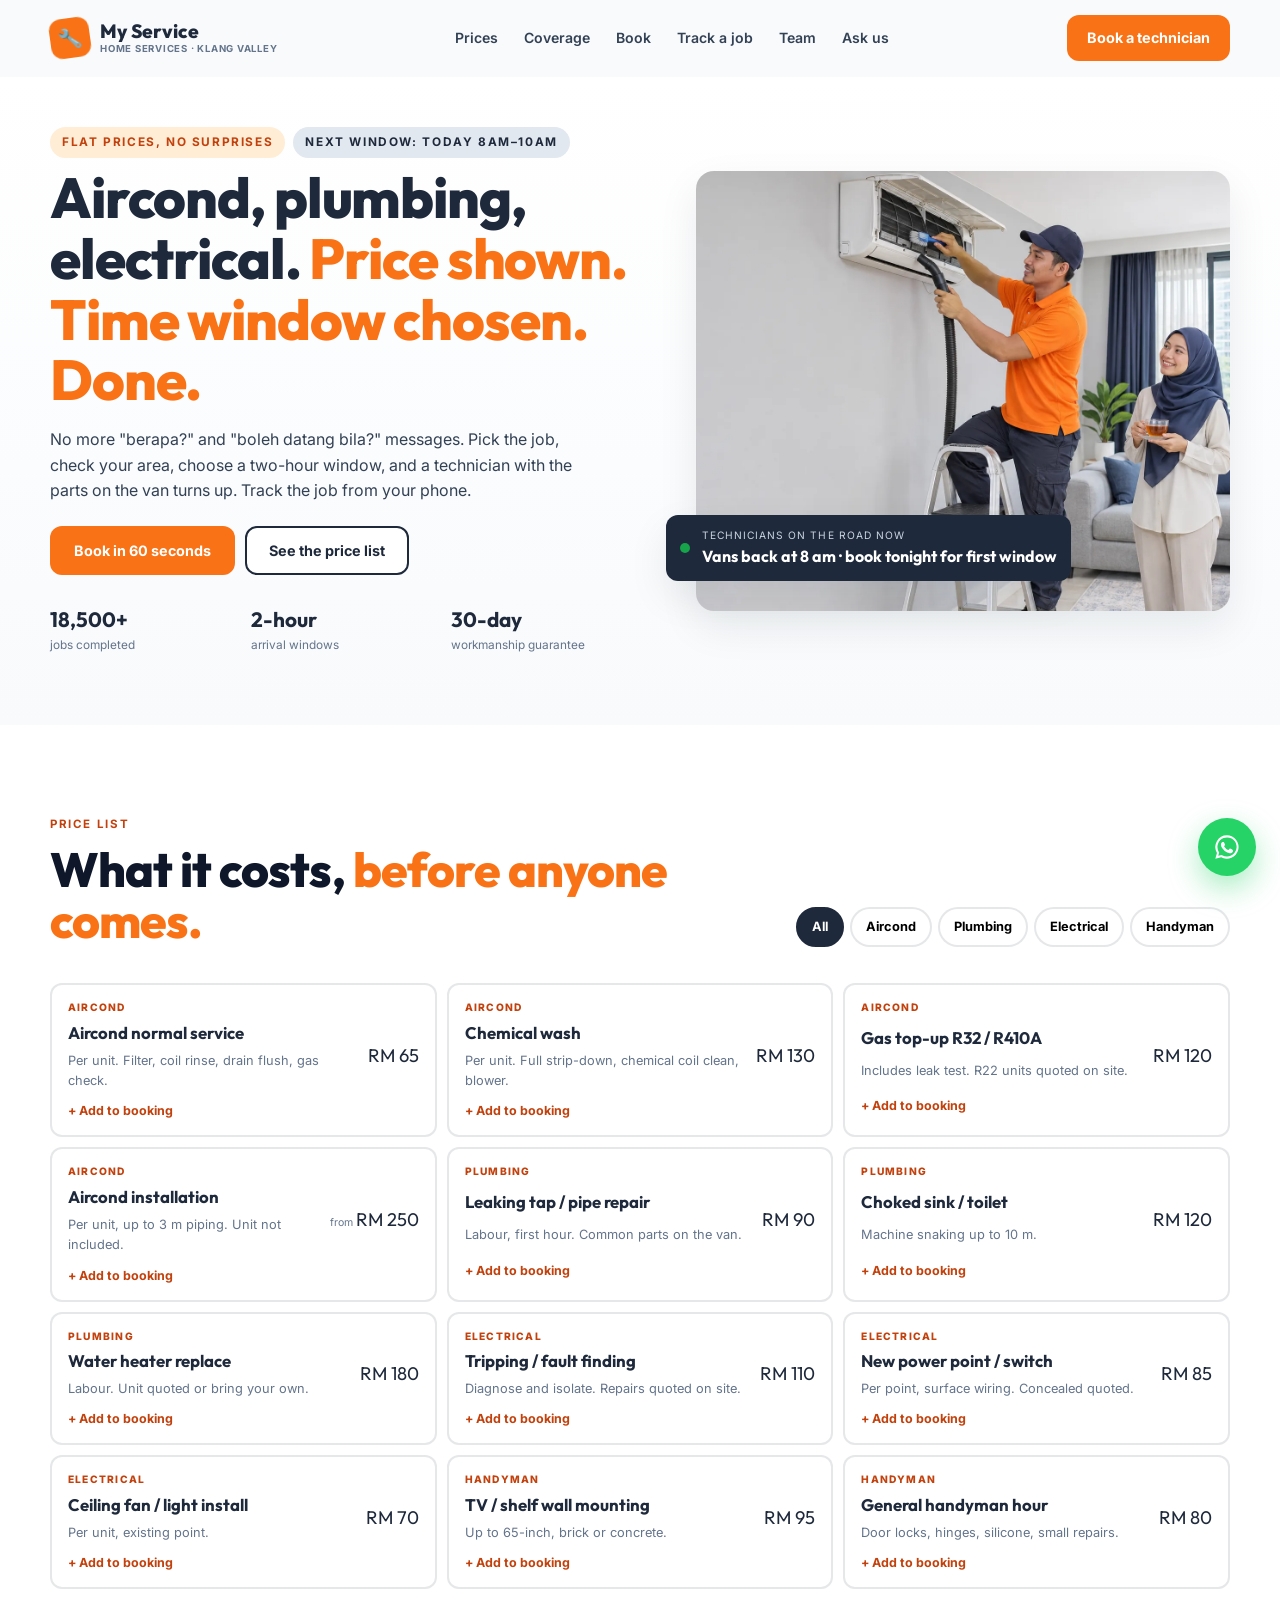
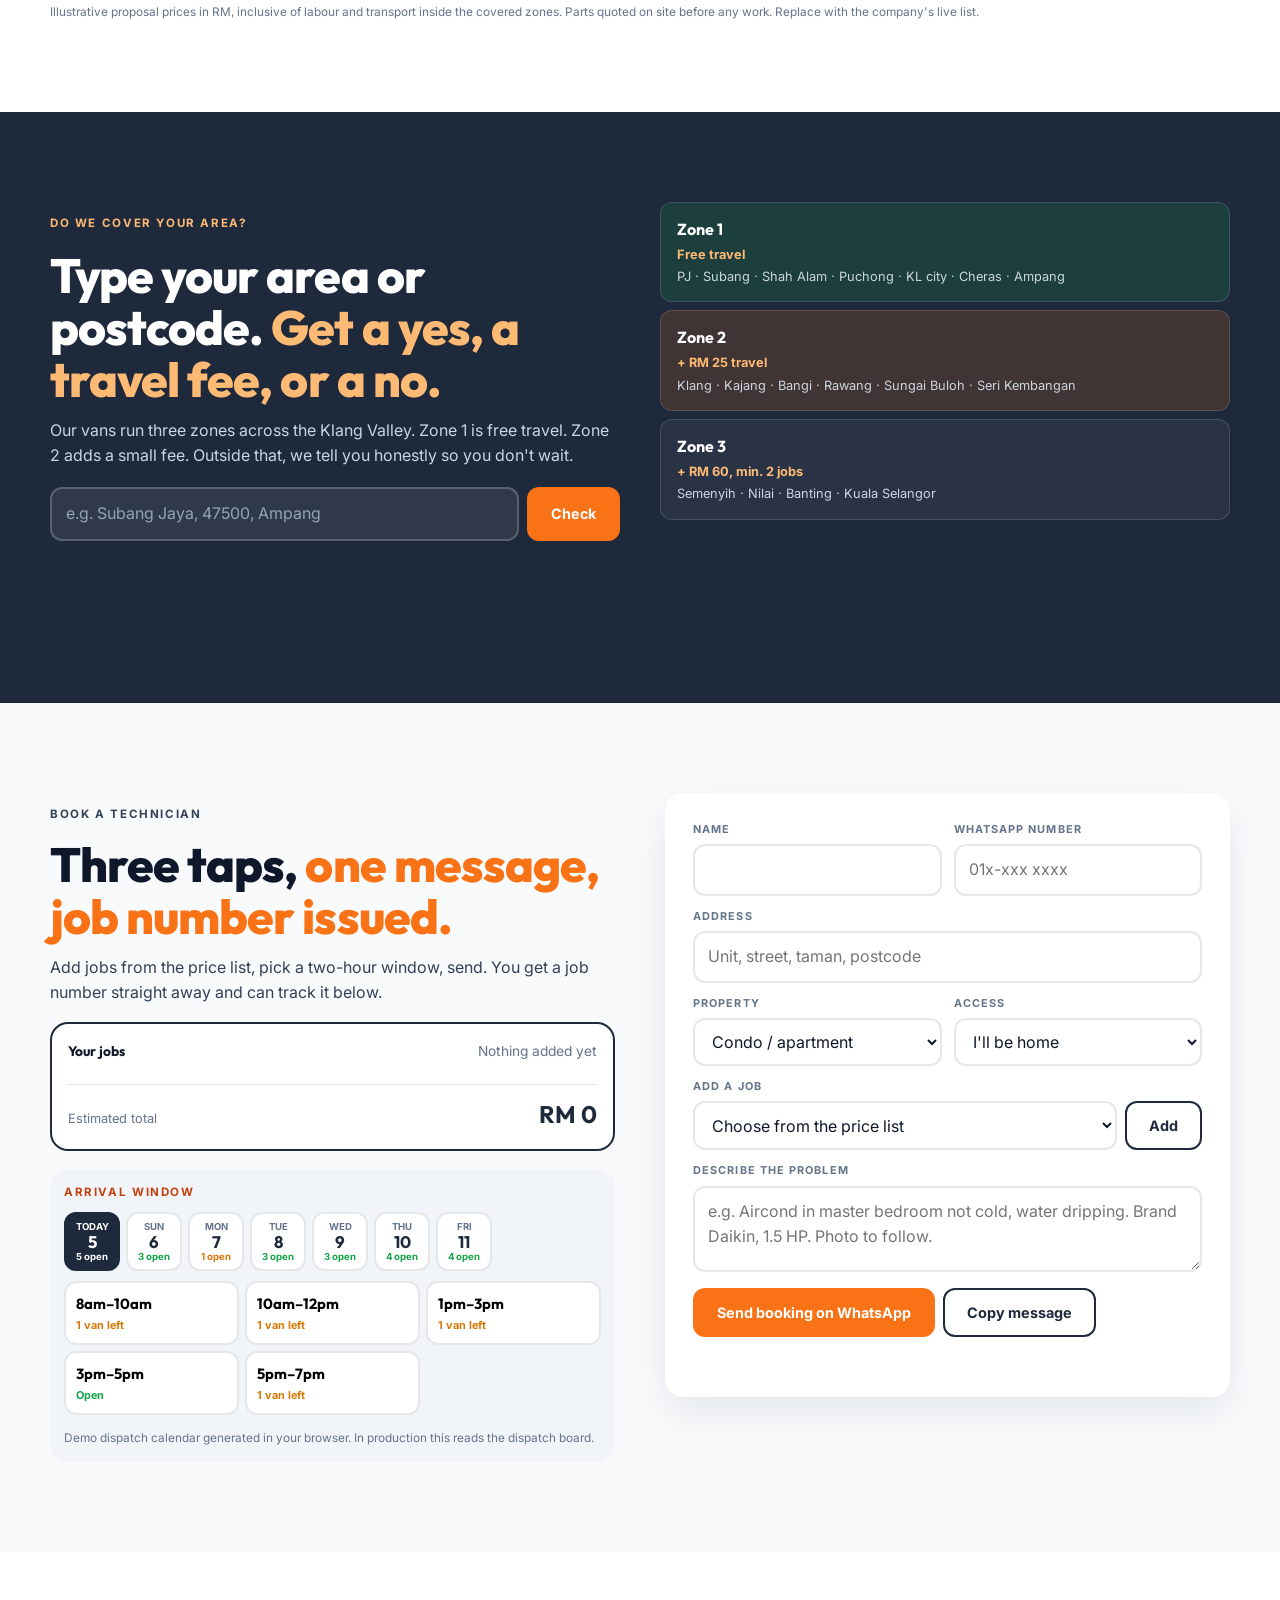
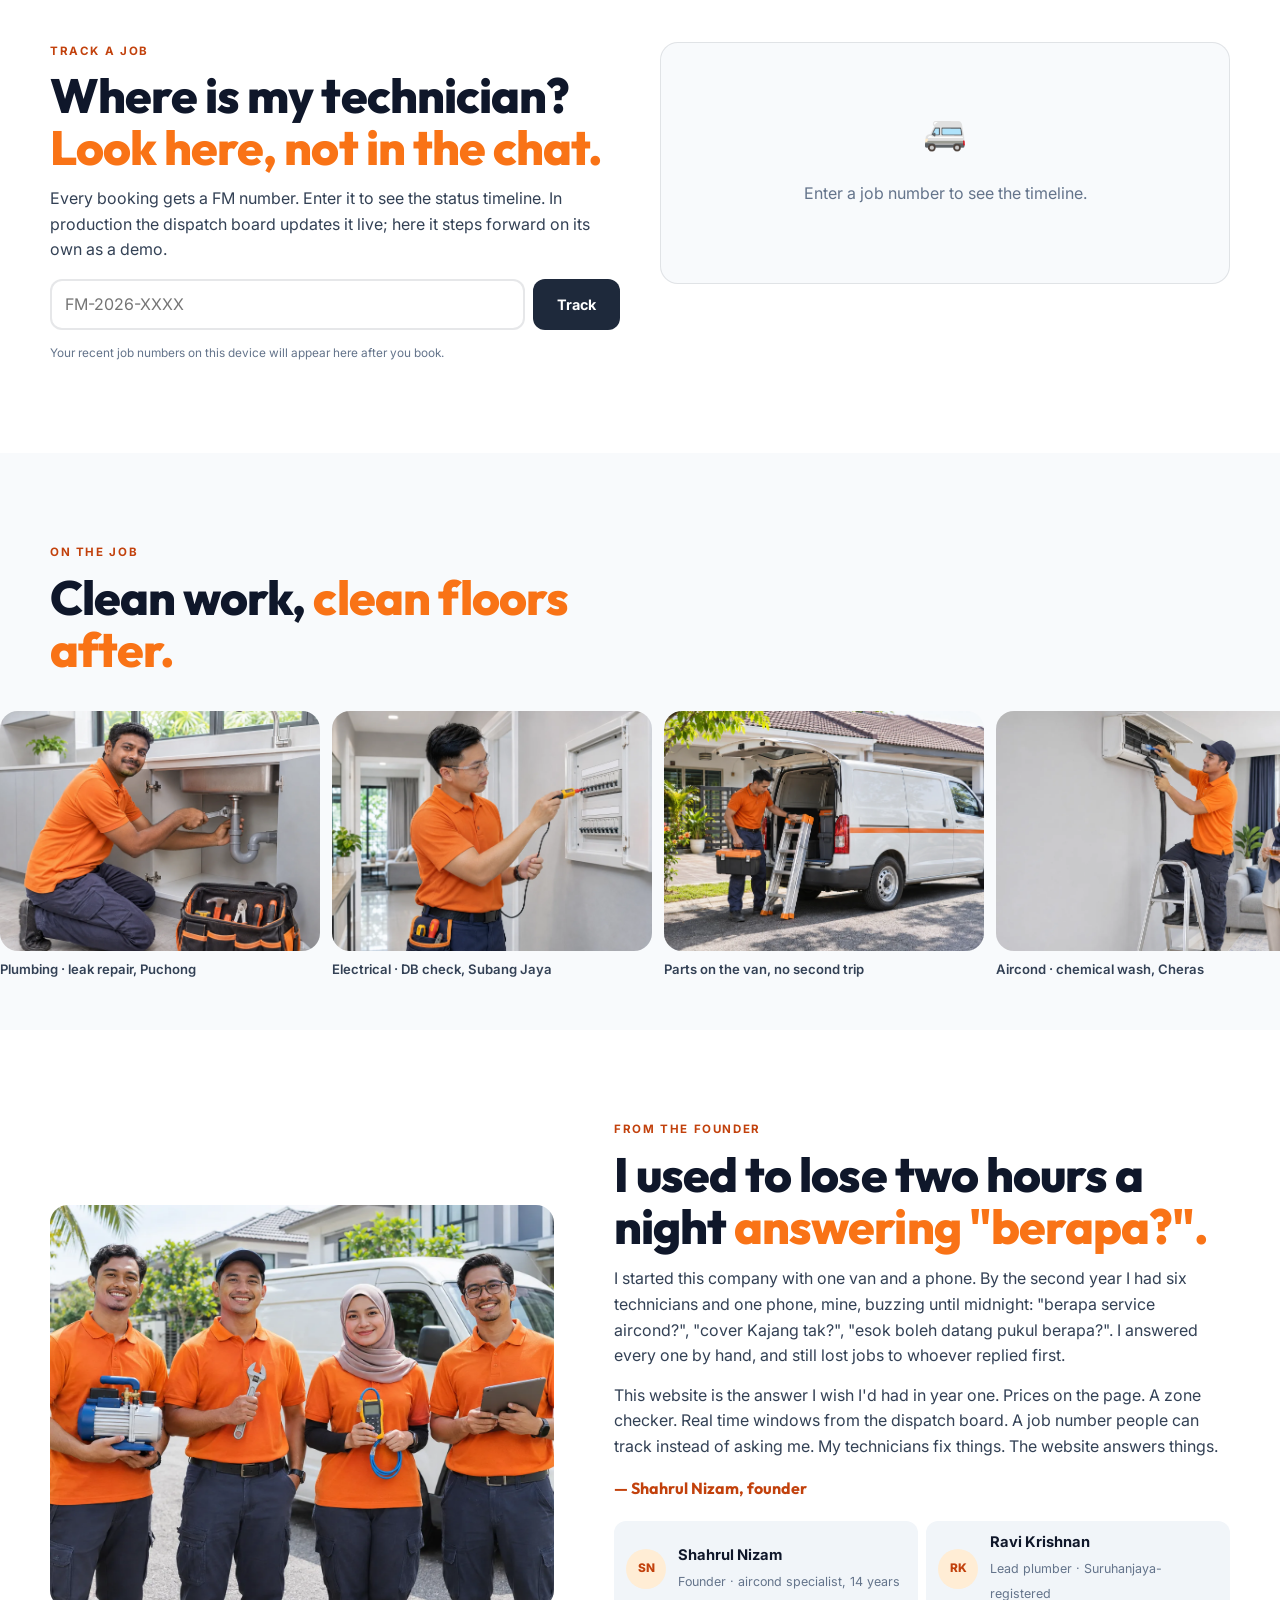
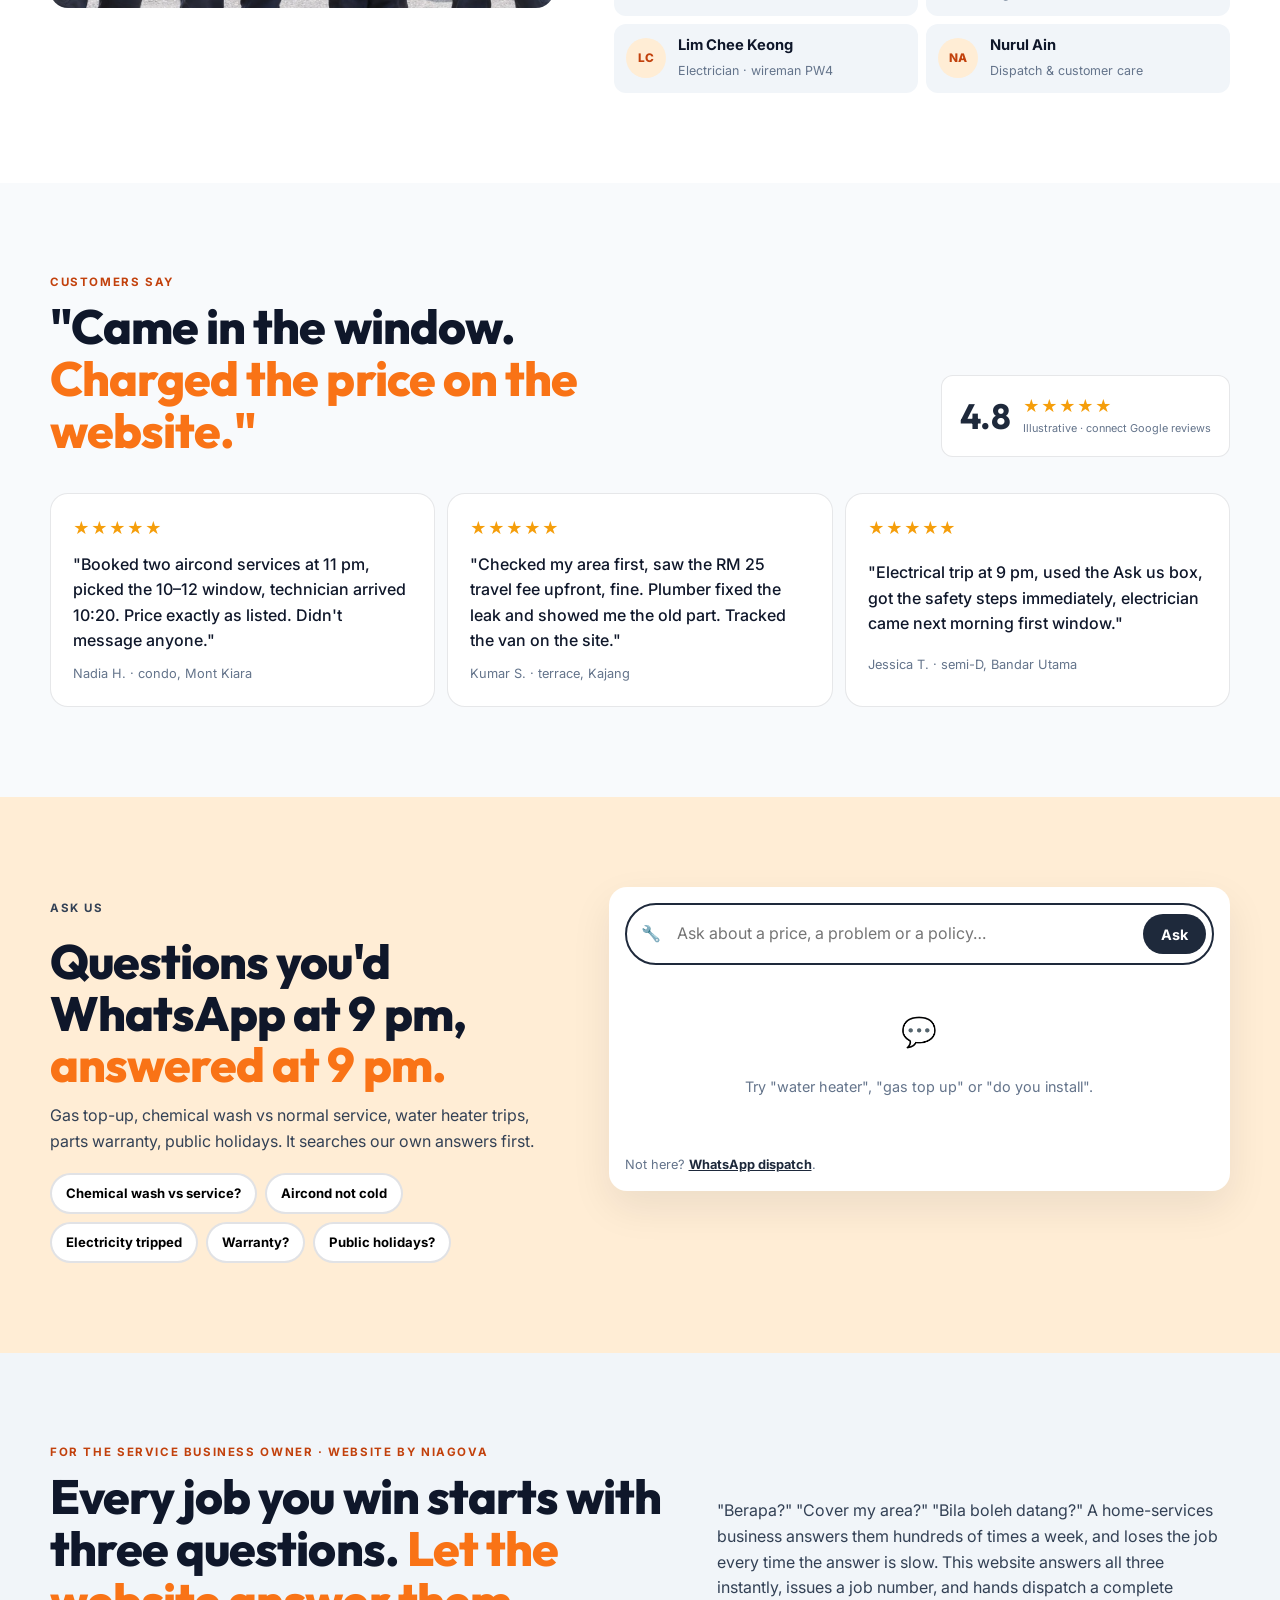
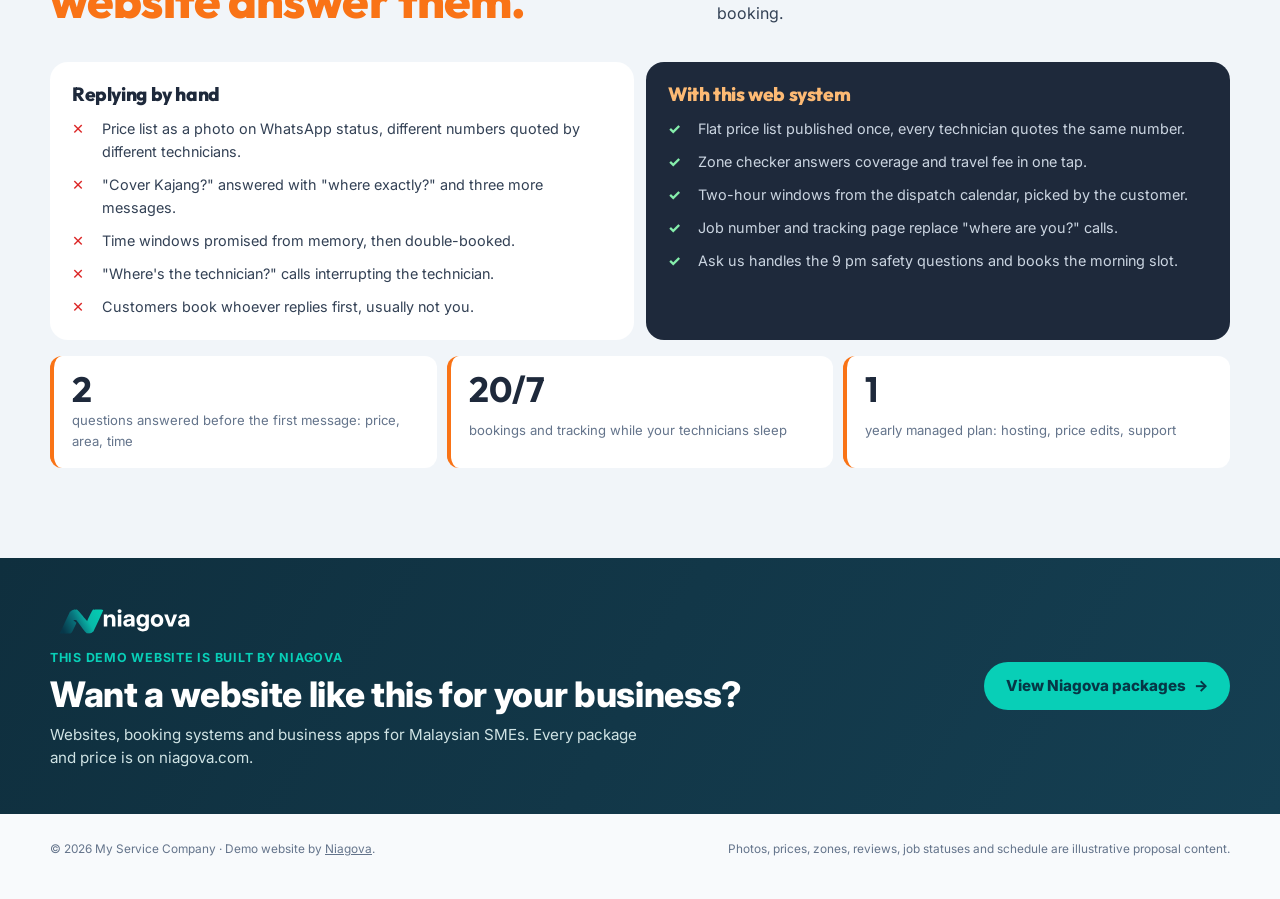
<file: 03-service/index.html>
<!DOCTYPE html>
<html lang="en">
<head>
  <meta charset="UTF-8">
  <meta name="viewport" content="width=device-width, initial-scale=1.0">
  <meta name="theme-color" content="#1e293b">
  <meta name="description" content="My Service Company — aircond servicing, plumbing, electrical and handyman work across the Klang Valley. Flat prices shown, coverage checker, technician time windows and job tracking. Book in one WhatsApp message.">
  <meta name="author" content="Niagova">
  <title>My Service Company | Flat prices. Real time windows. One message.</title>
  <link rel="preconnect" href="https://fonts.googleapis.com">
  <link rel="preconnect" href="https://fonts.gstatic.com" crossorigin>
  <link href="https://fonts.googleapis.com/css2?family=Outfit:wght@600;700;800&family=Inter:wght@400;500;600;700&display=swap" rel="stylesheet">
  <link rel="stylesheet" href="style.css?v=__BUILD_VERSION__">
</head>
<body>
  <a class="skip-link" href="#main">Skip to content</a>

  <header class="site-header" id="siteHeader">
    <div class="wrap nav">
      <a class="brand" href="#top" aria-label="My Service Company home"><span class="brand-mark" aria-hidden="true">🔧</span><span class="brand-name">My Service<small>Home Services · Klang Valley</small></span></a>
      <nav class="nav-links" id="navLinks" aria-label="Primary navigation"><a href="#prices">Prices</a><a href="#coverage">Coverage</a><a href="#book">Book</a><a href="#track">Track a job</a><a href="#team">Team</a><a href="#ask">Ask us</a></nav>
      <div class="nav-actions"><a class="button button-orange" href="#book">Book a technician</a><button class="menu-toggle" id="menuToggle" type="button" aria-expanded="false" aria-controls="navLinks" aria-label="Open navigation"><span></span><span></span><span></span></button></div>
    </div>
  </header>

  <main id="main">
    <!-- HERO -->
    <section class="hero" id="top">
      <div class="wrap hero-grid">
        <div class="hero-copy">
          <p class="eyebrow"><span class="chip chip-orange">Flat prices, no surprises</span><span class="chip chip-slate" id="heroWindow">Next window: checking…</span></p>
          <h1>Aircond, plumbing, electrical. <em>Price shown. Time window chosen. Done.</em></h1>
          <p class="lead">No more "berapa?" and "boleh datang bila?" messages. Pick the job, check your area, choose a two-hour window, and a technician with the parts on the van turns up. Track the job from your phone.</p>
          <div class="hero-actions"><a class="button button-orange" href="#book">Book in 60 seconds</a><a class="button button-outline" href="#prices">See the price list</a></div>
          <ul class="trust"><li><strong data-count="18500" data-suffix="+">0</strong><span>jobs completed</span></li><li><strong>2-hour</strong><span>arrival windows</span></li><li><strong>30-day</strong><span>workmanship guarantee</span></li></ul>
        </div>
        <div class="hero-visual">
          <div class="hero-photo"><img src="images/svc-hero-tech.webp" alt="A My Service technician in an orange polo servicing a wall air-conditioner while the homeowner watches with a cup of tea" fetchpriority="high"></div>
          <div class="status-card reveal"><span class="pulse" aria-hidden="true"></span><div><small>Technicians on the road now</small><strong id="techsNow">—</strong></div></div>
        </div>
      </div>
    </section>

    <!-- PRICES -->
    <section class="prices" id="prices">
      <div class="wrap">
        <div class="section-head reveal"><div><p class="eyebrow">Price list</p><h2>What it costs, <em>before anyone comes.</em></h2></div><div class="filters" id="catFilters" role="tablist" aria-label="Service categories"></div></div>
        <div class="price-grid reveal" id="priceGrid"></div>
        <p class="fine-print">Illustrative proposal prices in RM, inclusive of labour and transport inside the covered zones. Parts quoted on site before any work. Replace with the company's live list.</p>
      </div>
    </section>

    <!-- COVERAGE -->
    <section class="coverage" id="coverage">
      <div class="wrap coverage-grid">
        <div class="coverage-copy reveal">
          <p class="eyebrow">Do we cover your area?</p>
          <h2>Type your area or postcode. <em>Get a yes, a travel fee, or a no.</em></h2>
          <p>Our vans run three zones across the Klang Valley. Zone 1 is free travel. Zone 2 adds a small fee. Outside that, we tell you honestly so you don't wait.</p>
          <form class="zone-form" id="zoneForm"><input id="zoneInput" type="search" placeholder="e.g. Subang Jaya, 47500, Ampang" autocomplete="off" aria-label="Your area or postcode"><button class="button button-ink" type="submit">Check</button></form>
          <div class="zone-result" id="zoneResult" aria-live="polite"></div>
        </div>
        <div class="zone-map reveal" aria-hidden="true">
          <div class="zone z1"><strong>Zone 1</strong><span>Free travel</span><em>PJ · Subang · Shah Alam · Puchong · KL city · Cheras · Ampang</em></div>
          <div class="zone z2"><strong>Zone 2</strong><span>+ RM 25 travel</span><em>Klang · Kajang · Bangi · Rawang · Sungai Buloh · Seri Kembangan</em></div>
          <div class="zone z3"><strong>Zone 3</strong><span>+ RM 60, min. 2 jobs</span><em>Semenyih · Nilai · Banting · Kuala Selangor</em></div>
        </div>
      </div>
    </section>

    <!-- BOOK -->
    <section class="book" id="book">
      <div class="wrap book-grid">
        <div class="book-copy reveal">
          <p class="eyebrow">Book a technician</p>
          <h2>Three taps, <em>one message, job number issued.</em></h2>
          <p>Add jobs from the price list, pick a two-hour window, send. You get a job number straight away and can track it below.</p>
          <div class="cart" id="cart"><div class="cart-head"><strong>Your jobs</strong><span id="cartMeta">Nothing added yet</span></div><ul class="cart-list" id="cartList"></ul><div class="cart-total"><span>Estimated total <em id="cartTravel"></em></span><strong id="cartTotal">RM 0</strong></div></div>
          <div class="windows reveal">
            <p class="eyebrow">Arrival window</p>
            <div class="day-strip" id="dayStrip" role="tablist" aria-label="Choose a day"></div>
            <div class="slots" id="slots"></div>
            <p class="fine-print">Demo dispatch calendar generated in your browser. In production this reads the dispatch board.</p>
          </div>
        </div>
        <form class="book-form reveal" id="bookForm" novalidate>
          <div class="form-grid">
            <div class="field"><label for="name">Name</label><input id="name" name="name" required autocomplete="name"></div>
            <div class="field"><label for="phone">WhatsApp number</label><input id="phone" name="phone" required autocomplete="tel" inputmode="tel" placeholder="01x-xxx xxxx"></div>
            <div class="field full"><label for="address">Address</label><input id="address" name="address" required placeholder="Unit, street, taman, postcode"></div>
            <div class="field"><label for="property">Property</label><select id="property" name="property"><option>Condo / apartment</option><option>Terrace house</option><option>Semi-D / bungalow</option><option>Shop / office</option></select></div>
            <div class="field"><label for="access">Access</label><select id="access" name="access"><option>I'll be home</option><option>Guard house, I'll register the van</option><option>Key with neighbour / agent</option></select></div>
            <div class="field full"><label for="addJob">Add a job</label><div class="add-row"><select id="addJob"><option value="">Choose from the price list</option></select><button class="button button-outline" type="button" id="addJobBtn">Add</button></div></div>
            <div class="field full"><label for="notes">Describe the problem</label><textarea id="notes" name="notes" placeholder="e.g. Aircond in master bedroom not cold, water dripping. Brand Daikin, 1.5 HP. Photo to follow."></textarea></div>
            <input type="hidden" id="date" name="date"><input type="hidden" id="time" name="time">
          </div>
          <div class="form-actions"><button class="button button-orange" type="submit">Send booking on WhatsApp</button><button class="button button-outline" type="button" id="copyBooking">Copy message</button></div>
          <p class="form-status" id="formStatus" role="status"></p>
        </form>
      </div>
    </section>

    <!-- TRACK -->
    <section class="track" id="track">
      <div class="wrap track-grid">
        <div class="track-copy reveal"><p class="eyebrow">Track a job</p><h2>Where is my technician? <em>Look here, not in the chat.</em></h2><p>Every booking gets a FM number. Enter it to see the status timeline. In production the dispatch board updates it live; here it steps forward on its own as a demo.</p>
          <form class="track-form" id="trackForm"><input id="trackInput" type="search" placeholder="FM-2026-XXXX" autocomplete="off" aria-label="Job number"><button class="button button-ink" type="submit">Track</button></form>
          <p class="fine-print" id="trackHint">Your recent job numbers on this device will appear here after you book.</p>
        </div>
        <div class="track-card reveal" id="trackCard"><div class="track-empty"><span>🚐</span><p>Enter a job number to see the timeline.</p></div></div>
      </div>
    </section>

    <!-- GALLERY -->
    <section class="gallery" aria-label="Our technicians at work">
      <div class="wrap section-head reveal"><div><p class="eyebrow">On the job</p><h2>Clean work, <em>clean floors after.</em></h2></div></div>
      <div class="strip reveal">
        <figure><img src="images/svc-plumber.webp" alt="A technician tightening a pipe fitting under a kitchen sink" loading="lazy"><figcaption>Plumbing · leak repair, Puchong</figcaption></figure>
        <figure><img src="images/svc-electrician.webp" alt="A technician testing a residential distribution board" loading="lazy"><figcaption>Electrical · DB check, Subang Jaya</figcaption></figure>
        <figure><img src="images/svc-van.webp" alt="A My Service van with a technician unloading a toolbox in front of a terrace house" loading="lazy"><figcaption>Parts on the van, no second trip</figcaption></figure>
        <figure><img src="images/svc-hero-tech.webp" alt="A technician cleaning a wall air-conditioner" loading="lazy"><figcaption>Aircond · chemical wash, Cheras</figcaption></figure>
      </div>
    </section>

    <!-- TEAM + FOUNDER -->
    <section class="team" id="team">
      <div class="wrap team-grid">
        <figure class="team-photo reveal"><img src="images/svc-team.webp" alt="Four My Service technicians in orange polos standing in front of their van with tools" loading="lazy"></figure>
        <div class="team-copy reveal">
          <p class="eyebrow">From the founder</p>
          <h2>I used to lose two hours a night <em>answering "berapa?".</em></h2>
          <p>I started this company with one van and a phone. By the second year I had six technicians and one phone, mine, buzzing until midnight: "berapa service aircond?", "cover Kajang tak?", "esok boleh datang pukul berapa?". I answered every one by hand, and still lost jobs to whoever replied first.</p>
          <p>This website is the answer I wish I'd had in year one. Prices on the page. A zone checker. Real time windows from the dispatch board. A job number people can track instead of asking me. My technicians fix things. The website answers things.</p>
          <p class="signature">— Shahrul Nizam, founder</p>
          <ul class="team-list"><li><span class="avatar">SN</span><div><strong>Shahrul Nizam</strong><span>Founder · aircond specialist, 14 years</span></div></li><li><span class="avatar">RK</span><div><strong>Ravi Krishnan</strong><span>Lead plumber · Suruhanjaya-registered</span></div></li><li><span class="avatar">LC</span><div><strong>Lim Chee Keong</strong><span>Electrician · wireman PW4</span></div></li><li><span class="avatar">NA</span><div><strong>Nurul Ain</strong><span>Dispatch &amp; customer care</span></div></li></ul>
        </div>
      </div>
    </section>

    <!-- REVIEWS -->
    <section class="reviews">
      <div class="wrap">
        <div class="section-head reveal"><div><p class="eyebrow">Customers say</p><h2>"Came in the window. <em>Charged the price on the website."</em></h2></div><div class="rating-tile"><strong>4.8</strong><div><span class="stars">★★★★★</span><small>Illustrative · connect Google reviews</small></div></div></div>
        <div class="review-grid reveal">
          <article class="review"><span class="stars">★★★★★</span><p>"Booked two aircond services at 11 pm, picked the 10–12 window, technician arrived 10:20. Price exactly as listed. Didn't message anyone."</p><footer>Nadia H. · condo, Mont Kiara</footer></article>
          <article class="review"><span class="stars">★★★★★</span><p>"Checked my area first, saw the RM 25 travel fee upfront, fine. Plumber fixed the leak and showed me the old part. Tracked the van on the site."</p><footer>Kumar S. · terrace, Kajang</footer></article>
          <article class="review"><span class="stars">★★★★★</span><p>"Electrical trip at 9 pm, used the Ask us box, got the safety steps immediately, electrician came next morning first window."</p><footer>Jessica T. · semi-D, Bandar Utama</footer></article>
        </div>
      </div>
    </section>

    <!-- ASK -->
    <section class="ask" id="ask">
      <div class="wrap ask-grid">
        <div class="ask-copy reveal"><p class="eyebrow">Ask us</p><h2>Questions you'd WhatsApp at 9 pm, <em>answered at 9 pm.</em></h2><p>Gas top-up, chemical wash vs normal service, water heater trips, parts warranty, public holidays. It searches our own answers first.</p><div class="suggest" id="askSuggest"><button type="button" data-q="chemical wash">Chemical wash vs service?</button><button type="button" data-q="aircond not cold">Aircond not cold</button><button type="button" data-q="trip electricity">Electricity tripped</button><button type="button" data-q="warranty">Warranty?</button><button type="button" data-q="public holiday">Public holidays?</button></div></div>
        <div class="ask-panel reveal"><form class="ask-form" id="askForm" role="search"><span aria-hidden="true">🔧</span><input id="askInput" type="search" placeholder="Ask about a price, a problem or a policy…" autocomplete="off" aria-label="Ask us"><button class="button button-ink" type="submit">Ask</button></form><div class="ask-results" id="askResults" aria-live="polite"><div class="ask-empty"><span>💬</span><p>Try "water heater", "gas top up" or "do you install".</p></div></div><p class="ask-fallback">Not here? <a href="https://wa.me/601158121239?text=Hi%20My%20Service%20Company%2C%20quick%20question%3A%20" target="_blank" rel="noopener">WhatsApp dispatch</a>.</p></div>
      </div>
    </section>

    <!-- PITCH -->
    <section class="pitch" id="for-owners" aria-labelledby="pitch-title">
      <div class="wrap">
        <div class="section-head reveal"><div><p class="eyebrow">For the service business owner · website by Niagova</p><h2 id="pitch-title">Every job you win starts with three questions. <em>Let the website answer them.</em></h2></div><p class="lead">"Berapa?" "Cover my area?" "Bila boleh datang?" A home-services business answers them hundreds of times a week, and loses the job every time the answer is slow. This website answers all three instantly, issues a job number, and hands dispatch a complete booking.</p></div>
        <div class="compare reveal">
          <div class="compare-col before"><h3>Replying by hand</h3><ul><li>Price list as a photo on WhatsApp status, different numbers quoted by different technicians.</li><li>"Cover Kajang?" answered with "where exactly?" and three more messages.</li><li>Time windows promised from memory, then double-booked.</li><li>"Where's the technician?" calls interrupting the technician.</li><li>Customers book whoever replies first, usually not you.</li></ul></div>
          <div class="compare-col after"><h3>With this web system</h3><ul><li>Flat price list published once, every technician quotes the same number.</li><li>Zone checker answers coverage and travel fee in one tap.</li><li>Two-hour windows from the dispatch calendar, picked by the customer.</li><li>Job number and tracking page replace "where are you?" calls.</li><li>Ask us handles the 9 pm safety questions and books the morning slot.</li></ul></div>
        </div>
        <div class="metrics reveal"><div><strong data-count="3">0</strong><span>questions answered before the first message: price, area, time</span></div><div><strong data-count="24" data-suffix="/7">0</strong><span>bookings and tracking while your technicians sleep</span></div><div><strong data-count="1">0</strong><span>yearly managed plan: hosting, price edits, support</span></div></div>
      </div>
    </section>
  </main>

  <section class="niagova-band" aria-labelledby="niagova-title">
  <div class="niagova-band-inner">
    <div>
      <img src="images/niagova-logo-on-dark.svg" alt="Niagova" width="150" height="36" loading="lazy">
      <p class="niagova-band-kicker">This demo website is built by Niagova</p>
      <h2 id="niagova-title">Want a website like this for your business?</h2>
      <p class="niagova-band-copy">Websites, booking systems and business apps for Malaysian SMEs. Every package and price is on niagova.com.</p>
    </div>
    <a class="niagova-band-cta" href="https://niagova.com/#pricing" target="_blank" rel="noopener">View Niagova packages <span aria-hidden="true">→</span></a>
  </div>
</section>

<footer class="footer"><div class="wrap footer-row"><span>© <span id="year"></span> My Service Company · Demo website by <a href="https://niagova.com/" target="_blank" rel="noopener">Niagova</a>.</span><span>Photos, prices, zones, reviews, job statuses and schedule are illustrative proposal content.</span></div></footer>
  <div class="sticky-bar"><a href="#track">Track job</a><a class="primary" href="#book">Book now</a></div>
  <a class="wa-float" href="https://wa.me/601158121239?text=Hi%20My%20Service%20Company%2C%20I%27d%20like%20to%20book%20a%20technician." target="_blank" rel="noopener" aria-label="Chat on WhatsApp"><svg viewBox="0 0 24 24" aria-hidden="true"><path fill="currentColor" d="M12 2a10 10 0 0 0-8.6 15.1L2 22l5-1.3A10 10 0 1 0 12 2Zm0 18.2a8.2 8.2 0 0 1-4.2-1.2l-.3-.2-3 .8.8-2.9-.2-.3A8.2 8.2 0 1 1 12 20.2Zm4.5-6.1c-.2-.1-1.5-.7-1.7-.8s-.4-.1-.6.1-.6.8-.8 1-.3.2-.5.1a6.7 6.7 0 0 1-3.3-2.9c-.3-.4.3-.4.7-1.3.1-.2 0-.3 0-.4l-.8-1.8c-.2-.5-.4-.4-.6-.4h-.5a1 1 0 0 0-.7.3 2.9 2.9 0 0 0-.9 2.2 5 5 0 0 0 1 2.6 11.4 11.4 0 0 0 4.4 3.9c1.6.7 2.3.7 3.1.6a2.6 2.6 0 0 0 1.7-1.2 2.1 2.1 0 0 0 .2-1.2c-.1-.1-.3-.2-.5-.3Z"/></svg></a>
  <div class="toast" id="toast" role="status" aria-live="polite"></div>
  <script src="index.js?v=__BUILD_VERSION__" defer></script>
</body>
</html>
</file>
<file: index.css>
:root {
  --bar-bg: #f5f7fa;
  --bar-border: #dbe2ea;
  --ink: #14233a;
  --muted: #526175;
  --brand: #14335c;
  --brand-soft: #e4ebf3;
  --accent: #f08a24;
  --niagova-ink: #063746;
  --niagova-mint: #08cfb7;
  --focus: #0f2544;
}

* {
  box-sizing: border-box;
}

html,
body {
  height: 100%;
  margin: 0;
}

/* The preview takes whatever height the bar leaves, so a wrapped bar never leaves a gap. */
body {
  display: flex;
  flex-direction: column;
  height: 100vh;
  height: 100dvh;
  overflow: hidden;
  background: var(--bar-bg);
  color: var(--ink);
  font-family: system-ui, -apple-system, "Segoe UI", sans-serif;
}

button,
a {
  font: inherit;
}

.skip-link {
  position: fixed;
  top: 8px;
  left: 8px;
  z-index: 20;
  padding: 10px 14px;
  border-radius: 8px;
  background: var(--ink);
  color: #fff;
  font-weight: 700;
  transform: translateY(-150%);
  transition: transform 160ms ease;
}

.skip-link:focus {
  transform: translateY(0);
}

.showcase-bar {
  position: relative;
  z-index: 10;
  display: grid;
  flex: none;
  grid-template-columns: minmax(0, 1fr) auto minmax(0, 1fr);
  align-items: center;
  gap: 22px;
  padding: 12px clamp(16px, 3vw, 42px);
  border-bottom: 1px solid var(--bar-border);
  background: var(--bar-bg);
  box-shadow: 0 6px 20px rgba(20, 35, 58, .08);
}

/* Thin progress line while a template loads. */
.showcase-bar::after {
  position: absolute;
  right: 0;
  bottom: -1px;
  left: 0;
  height: 3px;
  background: var(--accent);
  content: "";
  opacity: 0;
  transform: scaleX(0);
  transform-origin: left;
}

.showcase-bar.is-loading::after {
  opacity: 1;
  transform: scaleX(.85);
  transition: transform 1.2s ease-out;
}

.showcase-identity {
  display: flex;
  align-items: center;
  gap: 11px;
  min-width: 0;
}

.showcase-logo {
  flex: none;
  padding-right: 12px;
  border-right: 1px solid var(--bar-border);
  line-height: 0;
}

.showcase-logo img {
  width: 118px;
  height: auto;
}

.showcase-title {
  display: grid;
  min-width: 0;
  line-height: 1.2;
}

.showcase-title strong {
  overflow: hidden;
  font-size: .92rem;
  text-overflow: ellipsis;
  white-space: nowrap;
}

.showcase-title small {
  margin-top: 3px;
  color: var(--muted);
  font-size: .74rem;
}

.template-tabs {
  display: flex;
  gap: 4px;
  padding: 4px;
  border-radius: 999px;
  background: var(--brand-soft);
}

.template-tab {
  min-height: 40px;
  padding: 8px 18px;
  border: 0;
  border-radius: 999px;
  background: transparent;
  color: var(--brand);
  cursor: pointer;
  font-size: .84rem;
  font-weight: 700;
  transition: background 160ms ease, color 160ms ease;
}

.template-tab span {
  margin-right: 4px;
  font-size: .7rem;
  opacity: .7;
}

.template-tab:hover {
  background: rgba(20, 51, 92, .12);
}

.template-tab[aria-pressed="true"] {
  background: var(--brand);
  color: #fff;
}

.showcase-actions {
  display: flex;
  justify-self: end;
  gap: 8px;
}

.view-packages {
  display: inline-flex;
  align-items: center;
  min-height: 42px;
  padding: 8px 18px;
  border-radius: 999px;
  background: var(--niagova-mint);
  color: var(--niagova-ink);
  font-size: .8rem;
  font-weight: 800;
  text-decoration: none;
  white-space: nowrap;
  transition: background 160ms ease;
}

.view-packages:hover {
  background: #2fe0ca;
}

.open-template {
  display: inline-flex;
  align-items: center;
  justify-content: center;
  gap: 7px;
  min-height: 42px;
  padding: 8px 16px;
  border: 1px solid var(--bar-border);
  border-radius: 999px;
  background: #fff;
  color: var(--ink);
  font-size: .8rem;
  font-weight: 700;
  text-decoration: none;
  white-space: nowrap;
  transition: border-color 160ms ease, color 160ms ease;
}

.open-template:hover {
  border-color: var(--brand);
  color: var(--brand);
}

.template-tab:focus-visible,
.open-template:focus-visible,
.view-packages:focus-visible,
.showcase-logo:focus-visible,
.skip-link:focus-visible {
  outline: 3px solid var(--focus);
  outline-offset: 2px;
}

.preview-shell {
  flex: 1;
  min-height: 0;
  background: #fff;
}

#templatePreview {
  display: block;
  width: 100%;
  height: 100%;
  border: 0;
  background: #fff;
}

.no-script {
  position: fixed;
  right: 16px;
  bottom: 16px;
  left: 16px;
  z-index: 30;
  padding: 14px;
  border: 1px solid var(--bar-border);
  border-radius: 10px;
  background: var(--bar-bg);
  line-height: 1.6;
}

.no-script a {
  color: var(--brand);
}

@media (max-width: 1280px) {
  .showcase-bar {
    grid-template-columns: 1fr auto;
    gap: 10px 16px;
    padding-block: 10px;
  }

  .template-tabs {
    grid-column: 1 / -1;
    grid-row: 2;
  }

  .template-tab {
    flex: 1;
  }
}

@media (max-width: 720px) {
  .showcase-title {
    display: none;
  }
}

@media (max-width: 560px) {
  .showcase-bar {
    padding-inline: 12px;
  }

  .showcase-logo {
    padding-right: 0;
    border-right: 0;
  }

  .showcase-logo img {
    width: 104px;
  }

  .open-template {
    width: 42px;
    padding: 0;
  }

  .open-label {
    display: none;
  }

  .template-tab {
    padding-inline: 8px;
  }

  .template-tab span {
    display: none;
  }
}

@media (prefers-reduced-motion: reduce) {
  *,
  *::before,
  *::after {
    transition-duration: .01ms !important;
  }
}
</file>
<file: 01-corporate/style.css>
/* My Service Company — corporate-01 · navy, steel, safety orange · mobile-first */
:root {
  --navy: #0b1f3a; --navy-2: #122c4f; --navy-3: #1b3a66;
  --steel: #e8edf3; --steel-2: #f4f7fa; --white: #fff;
  --ink: #0f1a2b; --ink-2: #3b4a5f; --muted: #6b7a8f;
  --orange: #f26b1d; --orange-2: #fde9dc; --orange-deep: #c9520f;
  --open: #1f8f5f; --limited: #c98a0f; --line: rgba(11, 31, 58, .12);
  --shadow: 0 16px 40px rgba(11, 31, 58, .1); --radius: 10px; --radius-lg: 16px;
  --head: "Archivo", system-ui, sans-serif; --sans: "Inter", system-ui, sans-serif; --max: 1200px; --ease: cubic-bezier(.22, 1, .36, 1);
}
* { box-sizing: border-box; }
html { scroll-behavior: smooth; }
body { margin: 0; background: #fff; color: var(--ink); font-family: var(--sans); line-height: 1.65; overflow-x: hidden; }
body.menu-open { overflow: hidden; }
img { display: block; width: 100%; }
a { color: inherit; text-decoration: none; }
button, input, select, textarea { font: inherit; }
button { cursor: pointer; }
ul, ol { margin: 0; padding: 0; list-style: none; }
fieldset { border: 0; margin: 0; padding: 0; min-width: 0; }
legend { padding: 0; }
:focus-visible { outline: 3px solid var(--orange); outline-offset: 3px; }
.skip-link { position: fixed; top: -70px; left: 16px; z-index: 200; padding: 10px 16px; background: var(--navy); color: #fff; border-radius: 6px; }
.skip-link:focus { top: 16px; }
.wrap { width: min(var(--max), calc(100% - 32px)); margin: 0 auto; }
h1, h2, h3 { margin: 0; font-family: var(--head); font-weight: 800; line-height: 1.08; letter-spacing: -.02em; }
h2 { font-size: clamp(1.9rem, 6.4vw, 3.1rem); }
h1 em, h2 em { font-style: normal; color: var(--orange); }
.eyebrow { margin: 0 0 10px; color: var(--orange-deep); font-size: .72rem; font-weight: 700; letter-spacing: .14em; text-transform: uppercase; }
.lead { max-width: 56ch; margin: 0; color: var(--ink-2); font-size: 1rem; }
section { padding: 64px 0; }
.section-head { display: grid; gap: 14px; margin-bottom: 26px; }
.fine-print { margin: 14px 0 0; color: var(--muted); font-size: .74rem; }
.button { display: inline-flex; align-items: center; justify-content: center; gap: 8px; min-height: 48px; padding: 11px 22px; border: 1.5px solid transparent; border-radius: var(--radius); font-weight: 700; font-size: .9rem; transition: transform .25s var(--ease), box-shadow .25s, background .25s, color .25s; }
.button:hover { transform: translateY(-1px); }
.button-orange { background: var(--orange); color: #fff; }
.button-orange:hover { background: var(--orange-deep); box-shadow: 0 10px 24px rgba(242,107,29,.3); }
.button-navy { background: var(--navy); color: #fff; }
.button-navy:hover { background: var(--navy-3); }
.button-ghost { background: #fff; border-color: var(--line); color: var(--navy); }
.button-ghost:hover { border-color: var(--navy); }

/* utility + header */
.utility { background: var(--navy); color: #c7d3e3; font-size: .68rem; }
.utility-row { display: flex; justify-content: space-between; align-items: center; gap: 12px; min-height: 34px; }
.utility-row span:first-child { display: none; }
.hotline { display: inline-flex; align-items: center; gap: 8px; }
.hotline a { color: #fff; font-weight: 700; }
.hotline i, .pulse { width: 8px; height: 8px; border-radius: 50%; background: var(--orange); box-shadow: 0 0 0 0 rgba(242,107,29,.6); animation: pulse 2s infinite; flex: 0 0 auto; }
@keyframes pulse { 70% { box-shadow: 0 0 0 8px rgba(242,107,29,0); } 100% { box-shadow: 0 0 0 0 rgba(242,107,29,0); } }
.site-header { position: sticky; top: 0; z-index: 50; background: rgba(255,255,255,.92); backdrop-filter: blur(12px); border-bottom: 1px solid transparent; transition: border-color .3s; }
.site-header.scrolled { border-color: var(--line); }
.nav { display: flex; align-items: center; justify-content: space-between; gap: 10px; min-height: 68px; }
.brand { display: flex; align-items: center; gap: 10px; }
.brand-mark { width: 38px; height: 38px; color: var(--navy); }
.brand-name { font-family: var(--head); font-weight: 800; font-size: 1.2rem; line-height: 1; color: var(--navy); }
.brand-name small { display: block; margin-top: 3px; font-family: var(--sans); font-size: .6rem; font-weight: 600; letter-spacing: .08em; text-transform: uppercase; color: var(--muted); }
.nav-links { position: fixed; inset: 76px 12px auto; z-index: 60; display: grid; padding: 8px; background: #fff; border: 1px solid var(--line); border-radius: var(--radius-lg); box-shadow: var(--shadow); opacity: 0; pointer-events: none; transform: translateY(-10px); transition: .3s var(--ease); }
.nav-links.open { opacity: 1; pointer-events: auto; transform: none; }
.nav-links a { padding: 13px 14px; border-radius: var(--radius); font-weight: 600; color: var(--ink-2); }
.nav-links a:hover, .nav-links a.active { background: var(--steel); color: var(--navy); }
.nav-actions { display: flex; align-items: center; gap: 8px; }
.nav-actions .button { display: none; }
.menu-toggle { width: 44px; height: 44px; border: 1.5px solid var(--line); border-radius: var(--radius); background: #fff; position: relative; }
.menu-toggle span { position: absolute; left: 12px; right: 12px; height: 2px; background: var(--navy); transition: .3s; }
.menu-toggle span:nth-child(1) { top: 13px; } .menu-toggle span:nth-child(2) { top: 20px; } .menu-toggle span:nth-child(3) { top: 27px; }
.menu-toggle[aria-expanded="true"] span:nth-child(1) { transform: translateY(7px) rotate(45deg); }
.menu-toggle[aria-expanded="true"] span:nth-child(2) { opacity: 0; }
.menu-toggle[aria-expanded="true"] span:nth-child(3) { transform: translateY(-7px) rotate(-45deg); }

/* hero */
.hero { padding: 30px 0 50px; background: linear-gradient(180deg, var(--steel-2), #fff); }
.hero-grid { display: grid; gap: 26px; }
.hero h1 { font-size: clamp(2.2rem, 8.6vw, 4.2rem); margin-bottom: 16px; color: var(--navy); }
.hero-actions { display: flex; flex-wrap: wrap; gap: 10px; margin-top: 22px; }
.kpis { display: grid; grid-template-columns: 1fr 1fr; gap: 10px; margin: 28px 0 0; }
.kpis div { padding: 12px 14px; border-left: 3px solid var(--orange); background: #fff; border-radius: 0 var(--radius) var(--radius) 0; box-shadow: 0 6px 18px rgba(11,31,58,.06); }
.kpis dt { color: var(--muted); font-size: .7rem; font-weight: 600; letter-spacing: .06em; text-transform: uppercase; }
.kpis dd { margin: 2px 0 0; font-family: var(--head); font-size: 1.6rem; font-weight: 800; color: var(--navy); }
.hero-visual { position: relative; padding-bottom: 30px; }
.hero-photo { overflow: hidden; border-radius: var(--radius-lg); aspect-ratio: 4 / 3.4; box-shadow: var(--shadow); }
.hero-photo img { height: 100%; object-fit: cover; object-position: 65% center; }
.standby { position: absolute; left: 12px; right: 12px; bottom: 0; display: flex; align-items: center; gap: 12px; padding: 12px 14px; background: var(--navy); color: #fff; border-radius: var(--radius); box-shadow: var(--shadow); }
.standby small { display: block; font-size: .64rem; letter-spacing: .1em; text-transform: uppercase; color: #a9bad3; }
.standby strong { font-family: var(--head); font-size: 1rem; }
.standby a { margin-left: auto; font-size: .78rem; font-weight: 700; color: #ffb27a; white-space: nowrap; }

/* sectors marquee */
.sectors { overflow: hidden; border-block: 1px solid var(--line); padding: 12px 0; background: #fff; }
.sectors-track { display: flex; gap: 36px; width: max-content; animation: marquee 34s linear infinite; font-family: var(--head); font-weight: 700; font-size: .82rem; letter-spacing: .14em; text-transform: uppercase; color: var(--muted); white-space: nowrap; }
.sectors-track span::before { content: "◆ "; color: var(--orange); }
@keyframes marquee { to { transform: translateX(-50%); } }

/* founder */
.founder { background: var(--navy); color: #fff; }
.founder .eyebrow { color: #ffb27a; }
.founder h2 em { color: #ffb27a; }
.founder-grid { display: grid; gap: 24px; }
.founder-photo { margin: 0; }
.founder-photo img { aspect-ratio: 4 / 3.6; object-fit: cover; object-position: 70% center; border-radius: var(--radius-lg); }
.founder-photo figcaption { margin-top: 10px; font-size: .82rem; color: #a9bad3; }
.founder-photo figcaption strong { display: block; color: #fff; font-family: var(--head); font-size: 1.05rem; }
.founder-copy p:not(.eyebrow):not(.signature) { margin: 16px 0 0; color: #d3dcea; }
.signature { margin: 18px 0 0; font-family: var(--head); font-weight: 700; color: #ffb27a; }

/* services */
.service-grid { display: grid; gap: 12px; }
.svc { display: grid; gap: 8px; padding: 20px; border: 1px solid var(--line); border-radius: var(--radius-lg); background: #fff; transition: transform .3s var(--ease), box-shadow .3s; }
.svc:hover { transform: translateY(-3px); box-shadow: var(--shadow); }
.svc .ico { width: 44px; height: 44px; display: grid; place-items: center; border-radius: var(--radius); background: var(--steel); color: var(--navy); font-size: 1.2rem; }
.svc h3 { font-size: 1.15rem; color: var(--navy); }
.svc p { margin: 0; color: var(--ink-2); font-size: .88rem; }
.svc ul { display: flex; flex-wrap: wrap; gap: 6px; }
.svc li { padding: 4px 10px; border-radius: 999px; background: var(--steel-2); font-size: .72rem; font-weight: 600; color: var(--ink-2); }
.svc .rate { display: flex; justify-content: space-between; align-items: baseline; gap: 10px; margin-top: 6px; padding-top: 10px; border-top: 1px dashed var(--line); }
.svc .rate strong { font-family: var(--head); font-size: 1.05rem; color: var(--navy); }
.svc .rate span { color: var(--muted); font-size: .74rem; }
.svc .rate button { padding: 6px 12px; border: 1.5px solid var(--navy); border-radius: var(--radius); background: #fff; font-size: .78rem; font-weight: 700; color: var(--navy); }
.svc .rate button:hover { background: var(--navy); color: #fff; }

/* credentials */
.credentials { background: var(--steel-2); }
.cred-grid { display: grid; gap: 22px; }
.cred-copy > p { margin: 12px 0 18px; color: var(--ink-2); }
.cred-list { display: grid; gap: 8px; }
.cred-list li { display: grid; grid-template-columns: 32px 1fr; gap: 10px; padding: 12px 14px; background: #fff; border: 1px solid var(--line); border-radius: var(--radius); }
.tick { width: 28px; height: 28px; display: grid; place-items: center; border-radius: 50%; background: #e4f3ec; color: var(--open); font-weight: 800; }
.cred-list strong { display: block; font-size: .95rem; }
.cred-list span:not(.tick) { color: var(--muted); font-size: .8rem; }

/* projects */
.filters { display: flex; flex-wrap: wrap; gap: 6px; }
.filters button { padding: 8px 14px; border: 1.5px solid var(--line); border-radius: 999px; background: #fff; font-weight: 600; font-size: .8rem; transition: .25s; }
.filters button[aria-selected="true"] { background: var(--navy); border-color: var(--navy); color: #fff; }
.project-grid { display: grid; gap: 12px; }
.project { display: grid; grid-template-rows: 150px auto; border: 1px solid var(--line); border-radius: var(--radius-lg); overflow: hidden; background: #fff; animation: pop .35s var(--ease); }
.project .ph { background: var(--navy-2); display: grid; place-items: center; color: #a9bad3; font-family: var(--head); font-weight: 700; letter-spacing: .1em; text-transform: uppercase; font-size: .72rem; }
.project img { height: 100%; object-fit: cover; }
.project-body { display: grid; gap: 4px; padding: 14px 16px; }
.project-body small { color: var(--orange-deep); font-weight: 700; font-size: .68rem; letter-spacing: .1em; text-transform: uppercase; }
.project-body strong { font-size: 1rem; color: var(--navy); }
.project-body p { margin: 0; color: var(--ink-2); font-size: .82rem; }
.project-body .meta { display: flex; gap: 12px; color: var(--muted); font-size: .74rem; margin-top: 4px; }
@keyframes pop { from { opacity: 0; transform: translateY(8px); } }

/* process */
.process { background: var(--steel-2); }
.steps { display: grid; gap: 10px; }
.steps li { position: relative; padding: 16px 16px 16px 60px; background: #fff; border: 1px solid var(--line); border-radius: var(--radius-lg); }
.steps li span { position: absolute; left: 16px; top: 16px; font-family: var(--head); font-weight: 800; color: var(--orange); font-size: 1.1rem; }
.steps li strong { display: block; color: var(--navy); }
.steps li p { margin: 4px 0 0; color: var(--ink-2); font-size: .86rem; }

/* rfq wizard */
.rfq-grid { display: grid; gap: 24px; }
.rfq-copy > p { margin: 12px 0 18px; color: var(--ink-2); }
.summary { display: grid; border: 1.5px solid var(--navy); border-radius: var(--radius-lg); overflow: hidden; }
.summary div { display: grid; grid-template-columns: 82px 1fr; gap: 8px; padding: 10px 14px; border-bottom: 1px solid var(--line); align-items: center; }
.summary div:last-child { border-bottom: 0; }
.summary span { font-size: .64rem; font-weight: 700; letter-spacing: .12em; text-transform: uppercase; color: var(--orange-deep); }
.summary strong { font-size: .92rem; color: var(--navy); }
.recent { margin-top: 18px; }
.recent ul { display: grid; gap: 6px; }
.recent li { display: flex; justify-content: space-between; gap: 10px; padding: 10px 12px; border-radius: var(--radius); background: var(--steel-2); font-size: .78rem; }
.recent li span { color: var(--muted); }
.wizard { padding: 18px 16px; border: 1px solid var(--line); border-radius: var(--radius-lg); background: #fff; box-shadow: var(--shadow); }
.wizard-steps { display: grid; grid-template-columns: repeat(3, 1fr); gap: 6px; margin-bottom: 18px; }
.wizard-steps button { display: flex; align-items: center; justify-content: center; gap: 8px; padding: 9px 6px; border: 0; border-bottom: 3px solid var(--line); background: transparent; font-weight: 700; font-size: .78rem; color: var(--muted); }
.wizard-steps button i { width: 22px; height: 22px; display: grid; place-items: center; border-radius: 50%; background: var(--steel); font-style: normal; font-size: .7rem; }
.wizard-steps button.active { color: var(--navy); border-color: var(--orange); }
.wizard-steps button.active i, .wizard-steps button.done i { background: var(--navy); color: #fff; }
.wizard-steps button.done i::before { content: "✓"; }
.wizard-steps button.done i { font-size: 0; } .wizard-steps button.done i::before { font-size: .7rem; }
.step { display: none; }
.step.active { display: grid; gap: 14px; animation: pop .35s var(--ease); }
.step legend { font-family: var(--head); font-weight: 700; font-size: 1.1rem; color: var(--navy); margin-bottom: 10px; }
.chips-select { display: grid; grid-template-columns: 1fr 1fr; gap: 8px; }
.chips-select button { display: grid; gap: 2px; padding: 10px 12px; text-align: left; border: 1.5px solid var(--line); border-radius: var(--radius); background: #fff; transition: .25s; }
.chips-select button strong { font-size: .86rem; color: var(--navy); }
.chips-select button span { color: var(--muted); font-size: .72rem; }
.chips-select button[aria-pressed="true"] { border-color: var(--orange); background: var(--orange-2); }
.form-grid { display: grid; gap: 12px; }
.field { display: grid; gap: 6px; }
.field label { font-size: .68rem; font-weight: 700; letter-spacing: .1em; text-transform: uppercase; color: var(--muted); }
input, select, textarea { width: 100%; padding: 11px 13px; border: 1.5px solid var(--line); border-radius: var(--radius); background: #fff; color: var(--ink); transition: border-color .25s; }
input:focus, select:focus, textarea:focus { border-color: var(--navy); outline: 0; }
textarea { min-height: 86px; resize: vertical; }
.survey { display: grid; gap: 10px; padding: 12px; border-radius: var(--radius); background: var(--steel-2); }
.day-strip { display: flex; gap: 6px; overflow-x: auto; scrollbar-width: none; }
.day-strip::-webkit-scrollbar { display: none; }
.day-strip button { flex: 0 0 auto; min-width: 56px; display: grid; justify-items: center; padding: 7px 6px; border: 1.5px solid var(--line); border-radius: var(--radius); background: #fff; line-height: 1.15; transition: .25s; }
.day-strip button small { font-size: .6rem; font-weight: 700; text-transform: uppercase; color: var(--muted); }
.day-strip button strong { font-family: var(--head); font-size: 1.05rem; color: var(--navy); }
.day-strip button em { font-style: normal; font-size: .6rem; font-weight: 700; color: var(--open); }
.day-strip button em.few { color: var(--limited); } .day-strip button em.none { color: var(--muted); }
.day-strip button[aria-selected="true"] { background: var(--navy); border-color: var(--navy); }
.day-strip button[aria-selected="true"] * { color: #fff; }
.slots { display: flex; flex-wrap: wrap; gap: 6px; }
.slots button { padding: 8px 12px; border: 1.5px solid var(--line); border-radius: 999px; background: #fff; font-weight: 700; font-size: .78rem; transition: .25s; }
.slots button.full { color: var(--muted); text-decoration: line-through; cursor: not-allowed; background: var(--steel); border-color: transparent; }
.slots button:not(.full):hover, .slots button[aria-pressed="true"] { background: var(--orange); border-color: var(--orange); color: #fff; }
.slots .empty { color: var(--muted); font-size: .82rem; }
.wizard-nav { display: flex; flex-wrap: wrap; gap: 8px; margin-top: 18px; }
.wizard-nav [hidden] { display: none; }
.form-status { min-height: 22px; margin: 10px 0 0; font-size: .82rem; font-weight: 600; color: var(--open); }
.form-status.error { color: #c0392b; }

/* emergency */
.emergency { background: var(--navy); color: #fff; }
.emergency .eyebrow { color: #ffb27a; } .emergency h2 em { color: #ffb27a; }
.emergency-grid { display: grid; gap: 20px; }
.emergency p:not(.eyebrow) { margin: 12px 0 18px; color: #d3dcea; }
.emergency .button-ghost { background: transparent; color: #fff; border-color: rgba(255,255,255,.3); }
.checklist { display: grid; gap: 8px; }
.checklist li { padding: 12px 14px 12px 40px; position: relative; background: rgba(255,255,255,.06); border: 1px solid rgba(255,255,255,.12); border-radius: var(--radius); font-size: .9rem; }
.checklist li::before { content: "☐"; position: absolute; left: 14px; top: 10px; color: #ffb27a; font-size: 1rem; }

/* company */
.company-grid { display: grid; gap: 12px; }
.company-grid figure { margin: 0; }
.company-grid img { aspect-ratio: 4 / 3; object-fit: cover; border-radius: var(--radius-lg); }
.company-grid figcaption { margin-top: 8px; font-size: .82rem; font-weight: 600; color: var(--ink-2); }
.offices { display: grid; gap: 10px; margin-top: 18px; }
.offices div { display: grid; gap: 4px; padding: 16px; border: 1px solid var(--line); border-radius: var(--radius-lg); background: var(--steel-2); font-size: .86rem; }
.offices strong { color: var(--navy); font-family: var(--head); }
.offices span { color: var(--ink-2); }
.offices a { color: var(--orange-deep); font-weight: 700; }

/* faq */
.faq { background: var(--steel-2); }
.faq-grid { display: grid; gap: 18px; }
.accordion details { border-top: 1px solid var(--line); }
.accordion details:last-child { border-bottom: 1px solid var(--line); }
.accordion summary { display: flex; justify-content: space-between; align-items: center; gap: 14px; padding: 16px 0; cursor: pointer; list-style: none; font-weight: 700; color: var(--navy); }
.accordion summary::-webkit-details-marker { display: none; }
.accordion summary::after { content: "+"; font-size: 1.3rem; color: var(--orange); transition: transform .3s; }
.accordion details[open] summary::after { transform: rotate(45deg); }
.accordion p { margin: 0 0 16px; color: var(--ink-2); font-size: .9rem; }

/* pitch */
.compare { display: grid; gap: 12px; }
.compare-col { padding: 22px; border-radius: var(--radius-lg); border: 1px solid var(--line); background: #fff; }
.compare-col h3 { margin-bottom: 12px; font-size: 1.2rem; }
.compare-col ul { display: grid; gap: 10px; font-size: .9rem; color: var(--ink-2); }
.compare-col li { display: grid; grid-template-columns: 22px 1fr; gap: 8px; }
.compare-col.before li::before { content: "✕"; color: #c0392b; font-weight: 800; }
.compare-col.after { background: var(--navy); color: #fff; border-color: var(--navy); }
.compare-col.after ul { color: #d3dcea; }
.compare-col.after li::before { content: "✓"; color: #ffb27a; font-weight: 800; }
.metrics { display: grid; gap: 10px; margin-top: 16px; }
.metrics div { display: grid; gap: 2px; padding: 16px 18px; border-left: 3px solid var(--orange); background: var(--steel-2); border-radius: 0 var(--radius) var(--radius) 0; }
.metrics strong { font-family: var(--head); font-size: 2.2rem; line-height: 1; color: var(--navy); }
.metrics span { color: var(--muted); font-size: .82rem; }
.pitch-cta { display: grid; gap: 14px; margin-top: 22px; }
.pitch-cta p { margin: 0; color: var(--ink-2); }
.pitch-cta .button { justify-self: start; }

/* footer, floating */
.footer { padding: 26px 0 120px; border-top: 1px solid var(--line); color: var(--muted); font-size: .74rem; }
.footer-row { display: grid; gap: 6px; }
.sticky-bar { position: fixed; inset: auto 12px 12px; z-index: 60; display: grid; grid-template-columns: 1fr 1fr; gap: 6px; padding: 6px; border-radius: var(--radius-lg); background: #fff; box-shadow: var(--shadow); border: 1px solid var(--line); }
.sticky-bar a { padding: 12px; border-radius: var(--radius); text-align: center; font-weight: 700; font-size: .86rem; color: var(--navy); }
.sticky-bar a.primary { background: var(--orange); color: #fff; }
.wa-float { position: fixed; right: 14px; bottom: 82px; z-index: 56; width: 52px; height: 52px; display: grid; place-items: center; border-radius: 50%; background: #25d366; color: #fff; box-shadow: 0 12px 30px rgba(37,211,102,.4); }
.wa-float svg { width: 28px; height: 28px; }
.toast { position: fixed; left: 50%; bottom: 90px; z-index: 95; transform: translate(-50%, 16px); padding: 11px 18px; border-radius: 999px; background: var(--navy); color: #fff; font-size: .84rem; font-weight: 600; opacity: 0; pointer-events: none; transition: .35s var(--ease); }
.toast.show { opacity: 1; transform: translate(-50%, 0); }
.reveal { opacity: 0; transform: translateY(18px); transition: opacity .8s var(--ease), transform .8s var(--ease); }
.reveal.show { opacity: 1; transform: none; }


/* layout guards: single-column grids must not grow past the viewport */
.hero-grid, .survey-grid, .ask-grid, .founders-grid, .founder-grid, .book-grid, .coverage-grid, .track-grid, .team-grid, .rfq-grid, .cred-grid, .faq-grid, .emergency-grid, .calc-grid, .section-head { grid-template-columns: minmax(0, 1fr); }
.hero-grid > *, .survey-grid > *, .ask-grid > *, .founders-grid > *, .founder-grid > *, .book-grid > *, .coverage-grid > *, .track-grid > *, .team-grid > *, .rfq-grid > *, .cred-grid > *, .faq-grid > *, .emergency-grid > *, .calc-grid > *, .section-head > * { min-width: 0; }

@media (min-width: 720px) {
  .wrap { width: min(var(--max), calc(100% - 48px)); }
  section { padding: 90px 0; }
  .utility-row span:first-child { display: inline; }
  .nav { min-height: 76px; }
  .nav-actions .button { display: inline-flex; min-height: 44px; padding: 9px 18px; }
  .hero { padding: 50px 0 70px; }
  .kpis { grid-template-columns: repeat(4, 1fr); }
  .service-grid { grid-template-columns: 1fr 1fr; }
  .cred-list { grid-template-columns: 1fr 1fr; }
  .project-grid { grid-template-columns: 1fr 1fr; }
  .steps { grid-template-columns: repeat(4, 1fr); }
  .steps li { padding: 54px 16px 16px; }
  .chips-select { grid-template-columns: repeat(3, 1fr); }
  .form-grid { grid-template-columns: 1fr 1fr; }
  .field.full { grid-column: 1 / -1; }
  .emergency-grid { grid-template-columns: 1fr 1fr; gap: 40px; align-items: center; }
  .company-grid { grid-template-columns: repeat(3, 1fr); }
  .offices { grid-template-columns: repeat(3, 1fr); }
  .compare { grid-template-columns: 1fr 1fr; }
  .metrics { grid-template-columns: repeat(3, 1fr); }
  .pitch-cta { grid-template-columns: 1fr auto; align-items: center; }
  .footer-row { display: flex; justify-content: space-between; }
}
@media (min-width: 1040px) {
  .nav-links { position: static; display: flex; gap: 2px; padding: 0; background: transparent; border: 0; box-shadow: none; opacity: 1; pointer-events: auto; transform: none; }
  .nav-links a { padding: 8px 12px; font-size: .88rem; }
  .menu-toggle { display: none; }
  .hero-grid { grid-template-columns: 1.1fr .9fr; gap: 50px; align-items: center; }
  .hero h1 { font-size: clamp(3rem, 4.6vw, 4.2rem); }
  .hero-visual { padding-bottom: 0; }
  .standby { left: -30px; right: auto; bottom: 30px; min-width: 320px; }
  .section-head { grid-template-columns: 1.1fr .9fr; align-items: end; gap: 40px; margin-bottom: 36px; }
  .section-head .lead, .section-head .filters { justify-self: end; }
  .founder-grid { grid-template-columns: .8fr 1.2fr; gap: 60px; align-items: center; }
  .service-grid { grid-template-columns: repeat(3, 1fr); }
  .cred-grid { grid-template-columns: .8fr 1.2fr; gap: 50px; align-items: start; }
  .project-grid { grid-template-columns: repeat(3, 1fr); }
  .rfq-grid { grid-template-columns: .8fr 1.2fr; gap: 50px; align-items: start; }
  .wizard { padding: 28px; }
  .faq-grid { grid-template-columns: .8fr 1.2fr; gap: 50px; align-items: start; }
  .footer { padding-bottom: 40px; }
  .sticky-bar { display: none; }
  .wa-float { right: 24px; bottom: 24px; width: 58px; height: 58px; }
}
@media (prefers-reduced-motion: reduce) {
  *, *::before, *::after { scroll-behavior: auto !important; animation-duration: .01ms !important; animation-iteration-count: 1 !important; transition-duration: .01ms !important; }
  .reveal { opacity: 1; transform: none; } .sectors-track { animation: none; }
}
/* print: company profile */
@media print {
  .utility, .site-header, .sectors, .hero-visual, .process, .rfq, .emergency, .faq, .pitch, .sticky-bar, .wa-float, .toast, .filters, .svc .rate button, .cred-copy .button { display: none !important; }
  body { background: #fff; color: #000; }
  section { padding: 18pt 0; page-break-inside: avoid; }
  .founder { background: #fff; color: #000; } .founder-copy p { color: #000 !important; }
  .reveal { opacity: 1 !important; transform: none !important; }
  .project-grid, .service-grid, .cred-list { display: grid; grid-template-columns: 1fr 1fr; gap: 8pt; }
  .footer { padding: 10pt 0; }
}

/* Niagova promotion band: the same on every demo template, in Niagova's own colours. */
.niagova-band { padding: 44px 16px; background: linear-gradient(120deg, #0f2f3e, #153f52); color: #fff; font-family: Inter, system-ui, -apple-system, "Segoe UI", sans-serif; }
.niagova-band-inner { display: grid; grid-template-columns: minmax(0, 1fr) auto; gap: 32px; align-items: center; max-width: 1180px; margin-inline: auto; }
.niagova-band img { display: block; width: 150px; height: auto; margin-bottom: 14px; }
.niagova-band-kicker { margin: 0 0 6px; color: #08cfb7; font-size: .78rem; font-weight: 700; letter-spacing: .06em; text-transform: uppercase; }
.niagova-band h2 { max-width: none; margin: 0 0 8px; color: #fff; font-family: inherit; font-size: clamp(1.5rem, 3.4vw, 2.2rem); font-weight: 800; letter-spacing: -.01em; line-height: 1.15; }
.niagova-band-copy { max-width: 60ch; margin: 0; color: #cfe3e4; font-size: .95rem; line-height: 1.55; }
.niagova-band-cta { display: inline-flex; align-items: center; justify-content: center; gap: 8px; min-height: 48px; padding: 12px 22px; border-radius: 999px; background: #08cfb7; color: #063746; font-size: .95rem; font-weight: 800; text-decoration: none; white-space: nowrap; transition: background .16s ease; }
.niagova-band-cta:hover { background: #2fe0ca; }
.niagova-band-cta:focus-visible { outline: 3px solid #fff; outline-offset: 3px; }
@media (max-width: 719px) {
  .niagova-band-inner { grid-template-columns: 1fr; gap: 22px; }
  .niagova-band-cta { width: 100%; }
}
.niagova-band-copy { font-weight: 400; }
footer a, .footer a { color: inherit; text-decoration: underline; }
.sample-note { margin: 0 0 12px; padding: 8px 12px; border-left: 3px solid #f08a24; background: rgba(240, 138, 36, .1); color: inherit; font-size: .82rem; line-height: 1.45; }
</file>
<file: 02-modern/style.css>
/* My Service Company — modern-01 · deep teal, sunrise yellow, sky · mobile-first */
:root {
  --teal: #0b3d2e; --teal-2: #145a44; --teal-3: #1f7a5c;
  --sun: #ffb703; --sun-2: #fff1c2; --sun-deep: #e09a00;
  --sky: #e9f4ff; --sky-2: #cfe6ff; --bg: #f7faf8; --white: #fff;
  --ink: #0f1f1a; --ink-2: #33514a; --muted: #6a8079;
  --open: #1f8f5f; --limited: #c98a0f; --line: rgba(11, 61, 46, .12);
  --shadow: 0 18px 44px rgba(11, 61, 46, .1); --radius: 20px; --radius-sm: 12px;
  --head: "Space Grotesk", system-ui, sans-serif; --sans: "Inter", system-ui, sans-serif; --max: 1180px; --ease: cubic-bezier(.22, 1, .36, 1);
}
* { box-sizing: border-box; }
html { scroll-behavior: smooth; }
body { margin: 0; background: var(--bg); color: var(--ink); font-family: var(--sans); line-height: 1.6; overflow-x: hidden; }
body.menu-open { overflow: hidden; }
img { display: block; width: 100%; }
a { color: inherit; text-decoration: none; }
button, input, select, textarea { font: inherit; }
button { cursor: pointer; }
ul, ol { margin: 0; padding: 0; list-style: none; }
:focus-visible { outline: 3px solid var(--sun); outline-offset: 3px; border-radius: 6px; }
.skip-link { position: fixed; top: -70px; left: 16px; z-index: 200; padding: 10px 16px; border-radius: 999px; background: var(--teal); color: #fff; }
.skip-link:focus { top: 16px; }
.wrap { width: min(var(--max), calc(100% - 32px)); margin: 0 auto; }
h1, h2, h3 { margin: 0; font-family: var(--head); font-weight: 700; line-height: 1.06; letter-spacing: -.02em; }
h2 { font-size: clamp(1.9rem, 6.4vw, 3.1rem); }
h1 em, h2 em { font-style: normal; color: var(--teal-3); background: linear-gradient(transparent 62%, var(--sun-2) 62%); }
.eyebrow { margin: 0 0 10px; color: var(--teal-3); font-size: .72rem; font-weight: 700; letter-spacing: .14em; text-transform: uppercase; }
.lead { max-width: 54ch; margin: 0; color: var(--ink-2); font-size: 1rem; }
section { padding: 64px 0; }
.section-head { display: grid; gap: 14px; margin-bottom: 26px; }
.fine-print { margin: 14px 0 0; color: var(--muted); font-size: .74rem; }
.chip { display: inline-flex; align-items: center; gap: 6px; padding: 6px 12px; border-radius: 999px; font-size: .74rem; font-weight: 700; }
.chip-sun { background: var(--sun); color: var(--teal); } .chip-sky { background: var(--sky); color: var(--teal-2); }
.button { display: inline-flex; align-items: center; justify-content: center; gap: 8px; min-height: 48px; padding: 11px 22px; border: 2px solid transparent; border-radius: 999px; font-weight: 700; font-size: .9rem; transition: transform .25s var(--ease), box-shadow .25s, background .25s, color .25s; }
.button:hover { transform: translateY(-2px); }
.button-sun { background: var(--sun); color: var(--teal); }
.button-sun:hover { box-shadow: 0 12px 26px rgba(255,183,3,.4); }
.button-ink { background: var(--teal); color: #fff; }
.button-ink:hover { background: var(--teal-2); }
.button-outline { background: #fff; border-color: var(--teal); color: var(--teal); }
.button-outline:hover { background: var(--teal); color: #fff; }

/* header */
.site-header { position: sticky; top: 0; z-index: 50; background: rgba(247,250,248,.88); backdrop-filter: blur(14px); border-bottom: 1px solid transparent; transition: border-color .3s; }
.site-header.scrolled { border-color: var(--line); }
.nav { display: flex; align-items: center; justify-content: space-between; gap: 10px; min-height: 68px; }
.brand { display: flex; align-items: center; gap: 10px; }
.brand-sun { width: 34px; height: 34px; border-radius: 50%; background: radial-gradient(circle at 35% 35%, #ffe28a, var(--sun) 60%, var(--sun-deep)); box-shadow: 0 0 0 4px var(--sun-2); }
.brand-name { font-family: var(--head); font-weight: 700; font-size: 1.2rem; line-height: 1; color: var(--teal); }
.brand-name small { display: block; margin-top: 3px; font-family: var(--sans); font-size: .6rem; font-weight: 700; letter-spacing: .1em; text-transform: uppercase; color: var(--muted); }
.nav-links { position: fixed; inset: 76px 12px auto; z-index: 60; display: grid; padding: 8px; background: #fff; border-radius: var(--radius); box-shadow: var(--shadow); opacity: 0; pointer-events: none; transform: translateY(-10px); transition: .3s var(--ease); }
.nav-links.open { opacity: 1; pointer-events: auto; transform: none; }
.nav-links a { padding: 13px 14px; border-radius: var(--radius-sm); font-weight: 600; color: var(--ink-2); }
.nav-links a:hover, .nav-links a.active { background: var(--sky); color: var(--teal); }
.nav-actions { display: flex; align-items: center; gap: 8px; }
.nav-actions .button { display: none; }
.menu-toggle { width: 44px; height: 44px; border: 2px solid var(--line); border-radius: 50%; background: #fff; position: relative; }
.menu-toggle span { position: absolute; left: 12px; right: 12px; height: 2px; background: var(--teal); transition: .3s; }
.menu-toggle span:nth-child(1) { top: 13px; } .menu-toggle span:nth-child(2) { top: 19px; } .menu-toggle span:nth-child(3) { top: 25px; }
.menu-toggle[aria-expanded="true"] span:nth-child(1) { transform: translateY(6px) rotate(45deg); }
.menu-toggle[aria-expanded="true"] span:nth-child(2) { opacity: 0; }
.menu-toggle[aria-expanded="true"] span:nth-child(3) { transform: translateY(-6px) rotate(-45deg); }

/* hero */
.hero { padding: 30px 0 50px; background: radial-gradient(ellipse at top right, var(--sun-2), transparent 55%), linear-gradient(180deg, var(--sky), var(--bg)); }
.hero-grid { display: grid; gap: 26px; }
.hero .eyebrow { display: flex; flex-wrap: wrap; gap: 8px; }
.hero h1 { font-size: clamp(2.1rem, 8vw, 3.9rem); margin-bottom: 16px; color: var(--teal); }
.hero-actions { display: flex; flex-wrap: wrap; gap: 10px; margin-top: 22px; }
.trust { display: grid; grid-template-columns: repeat(3, 1fr); gap: 12px; margin-top: 28px; }
.trust li { display: grid; }
.trust strong { font-family: var(--head); font-size: 1.3rem; color: var(--teal); }
.trust span { color: var(--muted); font-size: .74rem; }
.hero-visual { position: relative; padding-bottom: 36px; }
.hero-photo { overflow: hidden; border-radius: var(--radius); aspect-ratio: 4 / 3.3; box-shadow: var(--shadow); }
.hero-photo img { height: 100%; object-fit: cover; object-position: 30% center; }
.sun-card { position: absolute; left: 12px; right: 12px; bottom: 0; display: flex; align-items: center; gap: 14px; padding: 12px 14px; background: #fff; border-radius: var(--radius-sm); box-shadow: var(--shadow); }
.sun-ring { width: 54px; height: 54px; flex: 0 0 54px; border-radius: 50%; display: grid; place-items: center; background: conic-gradient(var(--sun) var(--pct, 0%), var(--sky) 0); font-family: var(--head); font-weight: 700; font-size: .72rem; color: var(--teal); position: relative; }
.sun-ring::before { content: ""; position: absolute; inset: 7px; border-radius: 50%; background: #fff; }
.sun-ring span { position: relative; }
.sun-card strong { display: block; font-family: var(--head); font-size: .95rem; color: var(--teal); }
.sun-card span:last-child { color: var(--muted); font-size: .76rem; }

/* calculator */
.calc { background: var(--teal); color: #fff; border-radius: 36px 36px 0 0; }
.calc .eyebrow { color: var(--sun); } .calc h2 em { color: var(--sun); background: none; } .calc .lead { color: #c8dcd4; }
.calc-grid { display: grid; gap: 14px; }
.calc-inputs { display: grid; gap: 18px; padding: 22px; border-radius: var(--radius); background: rgba(255,255,255,.06); border: 1px solid rgba(255,255,255,.12); }
.calc-inputs label { display: grid; gap: 10px; font-weight: 600; font-size: .9rem; }
.calc-inputs output { justify-self: end; grid-row: 1; grid-column: 1; font-family: var(--head); font-size: 1.3rem; color: var(--sun); }
.calc-inputs label > input[type="range"] { grid-column: 1; }
input[type="range"] { width: 100%; height: 6px; padding: 0; border: 0; border-radius: 999px; background: rgba(255,255,255,.2); accent-color: var(--sun); }
.calc-inputs select { padding: 11px 13px; border: 1px solid rgba(255,255,255,.2); border-radius: var(--radius-sm); background: rgba(255,255,255,.08); color: #fff; }
.calc-inputs select option { color: var(--ink); }
.calc-inputs .fine-print { color: #9fb8ae; }
.seg { display: inline-flex; padding: 4px; border-radius: 999px; background: rgba(255,255,255,.08); border: 1px solid rgba(255,255,255,.14); justify-self: start; }
.seg button { padding: 8px 18px; border: 0; border-radius: 999px; background: transparent; color: #fff; font-weight: 700; font-size: .84rem; }
.seg button.active { background: var(--sun); color: var(--teal); }
.calc-out { display: grid; gap: 10px; }
.calc-out > div { display: grid; gap: 2px; padding: 16px 18px; border-radius: var(--radius-sm); background: rgba(255,255,255,.07); border: 1px solid rgba(255,255,255,.12); }
.calc-out span { font-size: .68rem; font-weight: 700; letter-spacing: .12em; text-transform: uppercase; color: #9fb8ae; }
.calc-out strong { font-family: var(--head); font-size: 1.7rem; line-height: 1.1; color: #fff; }
.calc-out em { font-style: normal; color: #c8dcd4; font-size: .82rem; }
.calc-out .big { background: var(--sun); border-color: var(--sun); }
.calc-out .big span, .calc-out .big em { color: var(--teal-2); } .calc-out .big strong { color: var(--teal); font-size: 2.3rem; }
.calc-out .good strong { color: var(--sun); }
.calc-out .button { justify-self: start; margin-top: 4px; background: #fff; color: var(--teal); }

/* packages */
.pack-grid { display: grid; gap: 12px; }
.pack { display: grid; gap: 10px; padding: 22px; border-radius: var(--radius); background: #fff; border: 2px solid transparent; box-shadow: 0 8px 24px rgba(11,61,46,.06); transition: transform .3s var(--ease); }
.pack:hover { transform: translateY(-3px); }
.pack.featured { border-color: var(--sun); }
.pack .chip { justify-self: start; }
.pack h3 { font-size: 1.3rem; color: var(--teal); }
.pack .kw { font-family: var(--head); font-size: .9rem; color: var(--muted); }
.pack .price { font-family: var(--head); font-size: 2rem; color: var(--teal); line-height: 1; }
.pack .price small { display: block; font-family: var(--sans); font-size: .76rem; color: var(--muted); margin-top: 4px; }
.pack ul { display: grid; gap: 6px; font-size: .86rem; color: var(--ink-2); }
.pack li::before { content: "✓ "; color: var(--teal-3); font-weight: 800; }
.pack .button { justify-self: start; }

/* how */
.how { background: #fff; }
.timeline { display: grid; gap: 10px; }
.timeline li { position: relative; display: grid; gap: 4px; padding: 16px 16px 16px 56px; border-radius: var(--radius-sm); background: var(--bg); border: 1px solid var(--line); }
.timeline li span { position: absolute; left: 14px; top: 14px; width: 30px; height: 30px; display: grid; place-items: center; border-radius: 50%; background: var(--sun); color: var(--teal); font-family: var(--head); font-weight: 700; }
.timeline li strong { color: var(--teal); }
.timeline li p { margin: 0; color: var(--ink-2); font-size: .86rem; }

/* survey + form */
.survey-grid { display: grid; gap: 22px; }
.survey-copy > p { margin: 12px 0 16px; color: var(--ink-2); }
.area-pills { display: flex; flex-wrap: wrap; gap: 6px; margin-bottom: 12px; }
.area-pills button { padding: 8px 14px; border: 2px solid var(--line); border-radius: 999px; background: #fff; font-weight: 700; font-size: .8rem; transition: .25s; }
.area-pills button[aria-selected="true"] { background: var(--teal); border-color: var(--teal); color: #fff; }
.day-strip { display: flex; gap: 6px; overflow-x: auto; scrollbar-width: none; margin-bottom: 10px; }
.day-strip::-webkit-scrollbar { display: none; }
.day-strip button { flex: 0 0 auto; min-width: 56px; display: grid; justify-items: center; padding: 7px 6px; border: 2px solid var(--line); border-radius: var(--radius-sm); background: #fff; line-height: 1.15; transition: .25s; }
.day-strip button small { font-size: .6rem; font-weight: 700; text-transform: uppercase; color: var(--muted); }
.day-strip button strong { font-family: var(--head); font-size: 1.05rem; color: var(--teal); }
.day-strip button em { font-style: normal; font-size: .6rem; font-weight: 700; color: var(--open); }
.day-strip button em.few { color: var(--limited); } .day-strip button em.none { color: var(--muted); }
.day-strip button[aria-selected="true"] { background: var(--teal); border-color: var(--teal); }
.day-strip button[aria-selected="true"] * { color: #fff; }
.slots { display: flex; flex-wrap: wrap; gap: 6px; }
.slots button { padding: 8px 12px; border: 2px solid var(--line); border-radius: 999px; background: #fff; font-weight: 700; font-size: .78rem; transition: .25s; }
.slots button.full { color: var(--muted); text-decoration: line-through; cursor: not-allowed; background: var(--sky); border-color: transparent; }
.slots button:not(.full):hover, .slots button[aria-pressed="true"] { background: var(--sun); border-color: var(--sun); }
.slots .empty { color: var(--muted); font-size: .82rem; }
.quote-form { padding: 20px 16px; border-radius: var(--radius); background: #fff; box-shadow: var(--shadow); }
.quote-form h3 { margin-bottom: 12px; color: var(--teal); font-size: 1.2rem; }
.summary { display: grid; border: 2px solid var(--teal); border-radius: var(--radius-sm); overflow: hidden; margin-bottom: 14px; }
.summary div { display: grid; grid-template-columns: 70px 1fr; gap: 8px; padding: 9px 12px; border-bottom: 1px solid var(--line); align-items: center; }
.summary div:last-child { border-bottom: 0; }
.summary span { font-size: .62rem; font-weight: 700; letter-spacing: .12em; text-transform: uppercase; color: var(--teal-3); }
.summary strong { font-size: .88rem; color: var(--teal); }
.form-grid { display: grid; gap: 12px; }
.field { display: grid; gap: 6px; }
.field label { font-size: .68rem; font-weight: 700; letter-spacing: .1em; text-transform: uppercase; color: var(--muted); }
input, select, textarea { width: 100%; padding: 11px 13px; border: 2px solid var(--line); border-radius: var(--radius-sm); background: #fff; color: var(--ink); transition: border-color .25s; }
input:focus, select:focus, textarea:focus { border-color: var(--teal); outline: 0; }
textarea { min-height: 80px; resize: vertical; }
.form-actions { display: flex; flex-wrap: wrap; gap: 8px; margin-top: 16px; }
.form-status { min-height: 22px; margin: 10px 0 0; font-size: .82rem; font-weight: 600; color: var(--open); }
.form-status.error { color: #c0392b; }

/* projects strip */
.projects { padding-bottom: 40px; }
.strip { display: flex; gap: 12px; padding: 0 16px 10px; overflow-x: auto; scroll-snap-type: x mandatory; scrollbar-width: none; }
.strip::-webkit-scrollbar { display: none; }
.strip figure { flex: 0 0 min(74vw, 320px); margin: 0; scroll-snap-align: start; }
.strip img { aspect-ratio: 4 / 3; object-fit: cover; border-radius: var(--radius); }
.strip figcaption { margin-top: 8px; font-size: .82rem; }
.strip figcaption strong { display: block; color: var(--teal); }
.strip figcaption span { color: var(--muted); }

/* ask */
.ask { background: var(--sky); }
.ask-grid { display: grid; gap: 22px; }
.ask-copy > p { margin: 12px 0 18px; color: var(--ink-2); }
.suggest { display: flex; flex-wrap: wrap; gap: 8px; }
.suggest button { padding: 8px 14px; border: 2px solid var(--line); border-radius: 999px; background: #fff; font-size: .82rem; font-weight: 700; transition: .25s; }
.suggest button:hover { background: var(--teal); color: #fff; border-color: var(--teal); }
.ask-panel { padding: 16px; background: #fff; border-radius: var(--radius); box-shadow: var(--shadow); }
.ask-form { display: grid; grid-template-columns: 28px 1fr auto; align-items: center; gap: 8px; padding: 6px 6px 6px 14px; border: 2px solid var(--teal); border-radius: 999px; }
.ask-form input { border: 0; padding: 10px 0; min-width: 0; }
.ask-form input:focus { outline: 0; }
.ask-form .button { min-height: 40px; padding: 6px 16px; }
.ask-results { display: grid; gap: 10px; min-height: 150px; margin-top: 14px; }
.ask-empty { display: grid; justify-items: center; gap: 6px; padding: 30px 10px; color: var(--muted); text-align: center; font-size: .9rem; }
.ask-empty span { font-size: 1.8rem; }
.answer { display: grid; gap: 4px; padding: 14px 16px; border-radius: var(--radius-sm); background: var(--bg); animation: pop .4s var(--ease); }
.answer small { font-size: .66rem; font-weight: 700; letter-spacing: .14em; text-transform: uppercase; color: var(--teal-3); }
.answer strong { font-family: var(--head); font-size: 1rem; color: var(--teal); }
.answer p { margin: 0; color: var(--ink-2); font-size: .9rem; }
.answer-actions { display: flex; gap: 8px; margin-top: 8px; }
.answer-actions a { padding: 7px 12px; border: 2px solid var(--line); border-radius: 999px; background: #fff; font-size: .78rem; font-weight: 700; }
@keyframes pop { from { opacity: 0; transform: translateY(8px); } }
.ask-fallback { margin: 12px 0 0; color: var(--muted); font-size: .8rem; }
.ask-fallback a { font-weight: 700; color: var(--teal); text-decoration: underline; }

/* founders */
.founders { background: #fff; }
.founders-grid { display: grid; gap: 22px; }
.founders-photo { margin: 0; }
.founders-photo img { aspect-ratio: 4 / 3.4; object-fit: cover; object-position: 70% center; border-radius: var(--radius); }
.founders-copy p:not(.eyebrow):not(.signature) { margin: 14px 0 0; color: var(--ink-2); }
.signature { margin: 16px 0 0; font-family: var(--head); font-weight: 700; color: var(--teal-3); }
.creds { display: grid; grid-template-columns: 1fr 1fr; gap: 8px; margin-top: 20px; }
.creds li { padding: 10px 12px; border-radius: var(--radius-sm); background: var(--sky); font-size: .8rem; font-weight: 600; color: var(--teal); }
.creds li::before { content: "✓ "; }

/* reviews */
.rating-tile { display: flex; align-items: center; gap: 12px; justify-self: start; padding: 12px 18px; border-radius: var(--radius-sm); background: #fff; border: 1px solid var(--line); }
.rating-tile strong { font-family: var(--head); font-size: 2.2rem; color: var(--teal); }
.rating-tile small { display: block; color: var(--muted); font-size: .68rem; }
.stars { color: var(--sun-deep); letter-spacing: .06em; }
.review-grid { display: grid; gap: 12px; }
.review { display: grid; gap: 10px; padding: 22px; border-radius: var(--radius); background: #fff; border: 1px solid var(--line); }
.review p { margin: 0; font-weight: 500; }
.review footer { font-size: .8rem; color: var(--muted); }

/* pitch */
.pitch { background: var(--sun-2); border-radius: 36px 36px 0 0; }
.compare { display: grid; gap: 12px; }
.compare-col { padding: 22px; border-radius: var(--radius); background: #fff; }
.compare-col h3 { margin-bottom: 12px; font-size: 1.2rem; color: var(--teal); }
.compare-col ul { display: grid; gap: 10px; font-size: .9rem; color: var(--ink-2); }
.compare-col li { display: grid; grid-template-columns: 22px 1fr; gap: 8px; }
.compare-col.before li::before { content: "✕"; color: #c0392b; font-weight: 800; }
.compare-col.after { background: var(--teal); color: #fff; }
.compare-col.after h3 { color: var(--sun); }
.compare-col.after ul { color: #c8dcd4; }
.compare-col.after li::before { content: "✓"; color: var(--sun); font-weight: 800; }
.metrics { display: grid; gap: 10px; margin-top: 16px; }
.metrics div { display: grid; gap: 2px; padding: 16px 18px; border-radius: var(--radius-sm); background: #fff; }
.metrics strong { font-family: var(--head); font-size: 2.2rem; line-height: 1; color: var(--teal); }
.metrics span { color: var(--muted); font-size: .82rem; }
.pitch-cta { display: grid; gap: 14px; margin-top: 22px; }
.pitch-cta p { margin: 0; color: var(--ink-2); }
.pitch-cta .button { justify-self: start; }

/* footer, floating */
.footer { padding: 26px 0 120px; color: var(--muted); font-size: .74rem; }
.footer-row { display: grid; gap: 6px; }
.sticky-bar { position: fixed; inset: auto 12px 12px; z-index: 60; display: grid; grid-template-columns: 1fr 1fr; gap: 6px; padding: 6px; border-radius: 999px; background: #fff; box-shadow: var(--shadow); border: 1px solid var(--line); }
.sticky-bar a { padding: 12px; border-radius: 999px; text-align: center; font-weight: 700; font-size: .86rem; color: var(--teal); }
.sticky-bar a.primary { background: var(--sun); }
.wa-float { position: fixed; right: 14px; bottom: 82px; z-index: 56; width: 52px; height: 52px; display: grid; place-items: center; border-radius: 50%; background: #25d366; color: #fff; box-shadow: 0 12px 30px rgba(37,211,102,.4); }
.wa-float svg { width: 28px; height: 28px; }
.toast { position: fixed; left: 50%; bottom: 90px; z-index: 95; transform: translate(-50%, 16px); padding: 11px 18px; border-radius: 999px; background: var(--teal); color: #fff; font-size: .84rem; font-weight: 600; opacity: 0; pointer-events: none; transition: .35s var(--ease); }
.toast.show { opacity: 1; transform: translate(-50%, 0); }
.reveal { opacity: 0; transform: translateY(18px); transition: opacity .8s var(--ease), transform .8s var(--ease); }
.reveal.show { opacity: 1; transform: none; }


/* layout guards: single-column grids must not grow past the viewport */
.hero-grid, .survey-grid, .ask-grid, .founders-grid, .founder-grid, .book-grid, .coverage-grid, .track-grid, .team-grid, .rfq-grid, .cred-grid, .faq-grid, .emergency-grid, .calc-grid, .section-head { grid-template-columns: minmax(0, 1fr); }
.hero-grid > *, .survey-grid > *, .ask-grid > *, .founders-grid > *, .founder-grid > *, .book-grid > *, .coverage-grid > *, .track-grid > *, .team-grid > *, .rfq-grid > *, .cred-grid > *, .faq-grid > *, .emergency-grid > *, .calc-grid > *, .section-head > * { min-width: 0; }

@media (min-width: 720px) {
  .wrap { width: min(var(--max), calc(100% - 48px)); }
  section { padding: 90px 0; }
  .nav { min-height: 76px; }
  .nav-actions .button { display: inline-flex; min-height: 44px; padding: 9px 18px; }
  .hero { padding: 50px 0 70px; }
  .calc-grid { grid-template-columns: 1fr 1fr; gap: 18px; align-items: start; }
  .calc-out { grid-template-columns: 1fr 1fr; }
  .calc-out .big, .calc-out .button { grid-column: 1 / -1; }
  .pack-grid { grid-template-columns: repeat(2, 1fr); }
  .timeline { grid-template-columns: repeat(5, 1fr); }
  .timeline li { padding: 56px 14px 14px; }
  .form-grid { grid-template-columns: 1fr 1fr; }
  .field.full { grid-column: 1 / -1; }
  .review-grid { grid-template-columns: repeat(3, 1fr); }
  .compare { grid-template-columns: 1fr 1fr; }
  .metrics { grid-template-columns: repeat(3, 1fr); }
  .pitch-cta { grid-template-columns: 1fr auto; align-items: center; }
  .footer-row { display: flex; justify-content: space-between; }
  .strip { padding-inline: max(24px, calc((100% - var(--max)) / 2)); }
}
@media (min-width: 1040px) {
  .nav-links { position: static; display: flex; gap: 2px; padding: 0; background: transparent; box-shadow: none; opacity: 1; pointer-events: auto; transform: none; }
  .nav-links a { padding: 8px 12px; font-size: .88rem; border-radius: 999px; }
  .menu-toggle { display: none; }
  .hero-grid { grid-template-columns: 1.05fr .95fr; gap: 56px; align-items: center; }
  .hero h1 { font-size: clamp(2.8rem, 4.4vw, 4rem); }
  .hero-visual { padding-bottom: 0; }
  .sun-card { left: -30px; right: auto; bottom: 30px; min-width: 300px; }
  .section-head { grid-template-columns: 1.1fr .9fr; align-items: end; gap: 40px; margin-bottom: 36px; }
  .section-head .lead, .section-head .rating-tile { justify-self: end; }
  .pack-grid { grid-template-columns: repeat(4, 1fr); }
  .survey-grid { grid-template-columns: 1fr 1fr; gap: 50px; align-items: start; }
  .quote-form { padding: 28px; }
  .ask-grid { grid-template-columns: .9fr 1.1fr; gap: 50px; align-items: start; }
  .founders-grid { grid-template-columns: .9fr 1.1fr; gap: 60px; align-items: center; }
  .footer { padding-bottom: 40px; }
  .sticky-bar { display: none; }
  .wa-float { right: 24px; bottom: 24px; width: 58px; height: 58px; }
}
@media (prefers-reduced-motion: reduce) { *, *::before, *::after { scroll-behavior: auto !important; animation-duration: .01ms !important; transition-duration: .01ms !important; } .reveal { opacity: 1; transform: none; } }

/* Niagova promotion band: the same on every demo template, in Niagova's own colours. */
.niagova-band { padding: 44px 16px; background: linear-gradient(120deg, #0f2f3e, #153f52); color: #fff; font-family: Inter, system-ui, -apple-system, "Segoe UI", sans-serif; }
.niagova-band-inner { display: grid; grid-template-columns: minmax(0, 1fr) auto; gap: 32px; align-items: center; max-width: 1180px; margin-inline: auto; }
.niagova-band img { display: block; width: 150px; height: auto; margin-bottom: 14px; }
.niagova-band-kicker { margin: 0 0 6px; color: #08cfb7; font-size: .78rem; font-weight: 700; letter-spacing: .06em; text-transform: uppercase; }
.niagova-band h2 { max-width: none; margin: 0 0 8px; color: #fff; font-family: inherit; font-size: clamp(1.5rem, 3.4vw, 2.2rem); font-weight: 800; letter-spacing: -.01em; line-height: 1.15; }
.niagova-band-copy { max-width: 60ch; margin: 0; color: #cfe3e4; font-size: .95rem; line-height: 1.55; }
.niagova-band-cta { display: inline-flex; align-items: center; justify-content: center; gap: 8px; min-height: 48px; padding: 12px 22px; border-radius: 999px; background: #08cfb7; color: #063746; font-size: .95rem; font-weight: 800; text-decoration: none; white-space: nowrap; transition: background .16s ease; }
.niagova-band-cta:hover { background: #2fe0ca; }
.niagova-band-cta:focus-visible { outline: 3px solid #fff; outline-offset: 3px; }
@media (max-width: 719px) {
  .niagova-band-inner { grid-template-columns: 1fr; gap: 22px; }
  .niagova-band-cta { width: 100%; }
}
.niagova-band-copy { font-weight: 400; }
footer a, .footer a { color: inherit; text-decoration: underline; }
.sample-note { margin: 0 0 12px; padding: 8px 12px; border-left: 3px solid #f08a24; background: rgba(240, 138, 36, .1); color: inherit; font-size: .82rem; line-height: 1.45; }
</file>
<file: 03-service/style.css>
/* My Service Company — service-01 · orange, slate navy, light grey · mobile-first */
:root {
  --slate: #1e293b; --slate-2: #334155; --grey: #f1f5f9; --grey-2: #e2e8f0; --bg: #f8fafc; --white: #fff;
  --ink: #0f172a; --ink-2: #334155; --muted: #64748b;
  --orange: #f97316; --orange-2: #ffedd5; --orange-deep: #c2410c;
  --open: #16a34a; --limited: #d97706; --line: rgba(15, 23, 42, .1);
  --shadow: 0 16px 40px rgba(15, 23, 42, .08); --radius: 18px; --radius-sm: 12px;
  --head: "Outfit", system-ui, sans-serif; --sans: "Inter", system-ui, sans-serif; --max: 1180px; --ease: cubic-bezier(.22, 1, .36, 1);
}
* { box-sizing: border-box; }
html { scroll-behavior: smooth; }
body { margin: 0; background: var(--bg); color: var(--ink); font-family: var(--sans); line-height: 1.6; overflow-x: hidden; }
body.menu-open { overflow: hidden; }
img { display: block; width: 100%; }
a { color: inherit; text-decoration: none; }
button, input, select, textarea { font: inherit; }
button { cursor: pointer; }
ul, ol { margin: 0; padding: 0; list-style: none; }
:focus-visible { outline: 3px solid var(--orange); outline-offset: 3px; border-radius: 6px; }
.skip-link { position: fixed; top: -70px; left: 16px; z-index: 200; padding: 10px 16px; border-radius: 8px; background: var(--slate); color: #fff; }
.skip-link:focus { top: 16px; }
.wrap { width: min(var(--max), calc(100% - 32px)); margin: 0 auto; }
h1, h2, h3 { margin: 0; font-family: var(--head); font-weight: 800; line-height: 1.08; letter-spacing: -.02em; }
h2 { font-size: clamp(1.9rem, 6.4vw, 3rem); }
h1 em, h2 em { font-style: normal; color: var(--orange); }
.eyebrow { margin: 0 0 10px; color: var(--orange-deep); font-size: .72rem; font-weight: 700; letter-spacing: .14em; text-transform: uppercase; }
.lead { max-width: 54ch; margin: 0; color: var(--ink-2); font-size: 1rem; }
section { padding: 64px 0; }
.section-head { display: grid; gap: 14px; margin-bottom: 26px; }
.fine-print { margin: 14px 0 0; color: var(--muted); font-size: .74rem; }
.chip { display: inline-flex; align-items: center; gap: 6px; padding: 6px 12px; border-radius: 999px; font-size: .74rem; font-weight: 700; }
.chip-orange { background: var(--orange-2); color: var(--orange-deep); } .chip-slate { background: var(--grey-2); color: var(--slate); }
.button { display: inline-flex; align-items: center; justify-content: center; gap: 8px; min-height: 48px; padding: 11px 22px; border: 2px solid transparent; border-radius: var(--radius-sm); font-weight: 700; font-size: .9rem; transition: transform .25s var(--ease), box-shadow .25s, background .25s, color .25s; }
.button:hover { transform: translateY(-2px); }
.button-orange { background: var(--orange); color: #fff; }
.button-orange:hover { background: var(--orange-deep); box-shadow: 0 10px 24px rgba(249,115,22,.35); }
.button-ink { background: var(--slate); color: #fff; }
.button-ink:hover { background: var(--slate-2); }
.button-outline { background: #fff; border-color: var(--slate); color: var(--slate); }
.button-outline:hover { background: var(--slate); color: #fff; }
.avatar { width: 40px; height: 40px; flex: 0 0 40px; display: grid; place-items: center; border-radius: 50%; background: var(--orange-2); color: var(--orange-deep); font-size: .74rem; font-weight: 800; }
.stars { color: #f59e0b; letter-spacing: .06em; }

/* header */
.site-header { position: sticky; top: 0; z-index: 50; background: rgba(248,250,252,.9); backdrop-filter: blur(12px); border-bottom: 1px solid transparent; transition: border-color .3s; }
.site-header.scrolled { border-color: var(--line); }
.nav { display: flex; align-items: center; justify-content: space-between; gap: 10px; min-height: 68px; }
.brand { display: flex; align-items: center; gap: 10px; }
.brand-mark { width: 40px; height: 40px; display: grid; place-items: center; border-radius: 12px; background: var(--orange); font-size: 1.2rem; transform: rotate(-8deg); }
.brand-name { font-family: var(--head); font-weight: 800; font-size: 1.2rem; line-height: 1; color: var(--slate); }
.brand-name small { display: block; margin-top: 3px; font-family: var(--sans); font-size: .6rem; font-weight: 700; letter-spacing: .08em; text-transform: uppercase; color: var(--muted); }
.nav-links { position: fixed; inset: 76px 12px auto; z-index: 60; display: grid; padding: 8px; background: #fff; border: 1px solid var(--line); border-radius: var(--radius); box-shadow: var(--shadow); opacity: 0; pointer-events: none; transform: translateY(-10px); transition: .3s var(--ease); }
.nav-links.open { opacity: 1; pointer-events: auto; transform: none; }
.nav-links a { padding: 13px 14px; border-radius: var(--radius-sm); font-weight: 600; color: var(--ink-2); }
.nav-links a:hover, .nav-links a.active { background: var(--orange-2); color: var(--orange-deep); }
.nav-actions { display: flex; align-items: center; gap: 8px; }
.nav-actions .button { display: none; }
.menu-toggle { width: 44px; height: 44px; border: 2px solid var(--line); border-radius: var(--radius-sm); background: #fff; position: relative; }
.menu-toggle span { position: absolute; left: 12px; right: 12px; height: 2px; background: var(--slate); transition: .3s; }
.menu-toggle span:nth-child(1) { top: 13px; } .menu-toggle span:nth-child(2) { top: 20px; } .menu-toggle span:nth-child(3) { top: 27px; }
.menu-toggle[aria-expanded="true"] span:nth-child(1) { transform: translateY(7px) rotate(45deg); }
.menu-toggle[aria-expanded="true"] span:nth-child(2) { opacity: 0; }
.menu-toggle[aria-expanded="true"] span:nth-child(3) { transform: translateY(-7px) rotate(-45deg); }

/* hero */
.hero { padding: 30px 0 50px; background: linear-gradient(180deg, #fff, var(--bg)); }
.hero-grid { display: grid; gap: 26px; }
.hero .eyebrow { display: flex; flex-wrap: wrap; gap: 8px; }
.hero h1 { font-size: clamp(2.1rem, 8vw, 3.9rem); margin-bottom: 16px; color: var(--slate); }
.hero-actions { display: flex; flex-wrap: wrap; gap: 10px; margin-top: 22px; }
.trust { display: grid; grid-template-columns: repeat(3, 1fr); gap: 12px; margin-top: 28px; }
.trust li { display: grid; }
.trust strong { font-family: var(--head); font-size: 1.3rem; color: var(--slate); }
.trust span { color: var(--muted); font-size: .74rem; }
.hero-visual { position: relative; padding-bottom: 30px; }
.hero-photo { overflow: hidden; border-radius: var(--radius); aspect-ratio: 4 / 3.3; box-shadow: var(--shadow); }
.hero-photo img { height: 100%; object-fit: cover; object-position: 70% center; }
.status-card { position: absolute; left: 12px; right: 12px; bottom: 0; display: flex; align-items: center; gap: 12px; padding: 12px 14px; background: var(--slate); color: #fff; border-radius: var(--radius-sm); box-shadow: var(--shadow); }
.status-card small { display: block; font-size: .64rem; letter-spacing: .1em; text-transform: uppercase; color: #cbd5e1; }
.status-card strong { font-family: var(--head); font-size: 1rem; }
.pulse { width: 10px; height: 10px; border-radius: 50%; background: var(--open); box-shadow: 0 0 0 0 rgba(22,163,74,.6); animation: pulse 2s infinite; flex: 0 0 auto; }
@keyframes pulse { 70% { box-shadow: 0 0 0 8px rgba(22,163,74,0); } 100% { box-shadow: 0 0 0 0 rgba(22,163,74,0); } }

/* prices */
.prices { background: #fff; }
.filters { display: flex; flex-wrap: wrap; gap: 6px; }
.filters button { padding: 8px 14px; border: 2px solid var(--line); border-radius: 999px; background: #fff; font-weight: 700; font-size: .8rem; transition: .25s; }
.filters button[aria-selected="true"] { background: var(--slate); border-color: var(--slate); color: #fff; }
.price-grid { display: grid; gap: 10px; }
.price-card { display: grid; grid-template-columns: 1fr auto; gap: 4px 12px; padding: 14px 16px; border: 2px solid var(--line); border-radius: var(--radius-sm); background: #fff; text-align: left; transition: .25s var(--ease); animation: pop .35s var(--ease); }
.price-card:hover, .price-card.added { border-color: var(--orange); background: var(--orange-2); }
.price-card .cat { grid-column: 1 / -1; font-size: .64rem; font-weight: 800; letter-spacing: .12em; text-transform: uppercase; color: var(--orange-deep); }
.price-card strong { font-family: var(--head); font-size: 1.05rem; color: var(--slate); }
.price-card strong, .price-card p { grid-column: 1; }
.price-card .amt { font-family: var(--head); font-size: 1.15rem; white-space: nowrap; color: var(--slate); grid-column: 2; grid-row: 2 / span 2; align-self: center; }
.price-card .amt small { font-family: var(--sans); font-size: .66rem; color: var(--muted); margin-right: 3px; }
.price-card p { margin: 0; color: var(--muted); font-size: .8rem; }
.price-card .add { grid-column: 1 / -1; justify-self: start; margin-top: 6px; font-size: .78rem; font-weight: 700; color: var(--orange-deep); }
.price-card.added .add::before { content: "✓ "; }
@keyframes pop { from { opacity: 0; transform: translateY(8px); } }

/* coverage */
.coverage { background: var(--slate); color: #fff; }
.coverage .eyebrow { color: #fdba74; } .coverage h2 em { color: #fdba74; }
.coverage-grid { display: grid; gap: 22px; }
.coverage-copy > p { margin: 12px 0 18px; color: #cbd5e1; }
.zone-form { display: grid; grid-template-columns: 1fr auto; gap: 8px; }
.zone-form input { padding: 12px 14px; border: 2px solid rgba(255,255,255,.2); border-radius: var(--radius-sm); background: rgba(255,255,255,.08); color: #fff; }
.zone-form input::placeholder { color: #94a3b8; }
.zone-form .button { background: var(--orange); }
.zone-result { min-height: 60px; margin-top: 12px; }
.zone-result .res { display: grid; gap: 4px; padding: 14px 16px; border-radius: var(--radius-sm); background: rgba(255,255,255,.08); border: 1px solid rgba(255,255,255,.14); animation: pop .35s var(--ease); }
.zone-result .res strong { font-family: var(--head); font-size: 1.05rem; }
.zone-result .res.ok strong { color: #86efac; } .zone-result .res.fee strong { color: #fdba74; } .zone-result .res.no strong { color: #fca5a5; }
.zone-result .res span { color: #cbd5e1; font-size: .86rem; }
.zone-map { display: grid; gap: 8px; }
.zone { display: grid; gap: 2px; padding: 14px 16px; border-radius: var(--radius-sm); border: 1px solid rgba(255,255,255,.14); }
.zone strong { font-family: var(--head); } .zone span { font-size: .8rem; color: #fdba74; font-weight: 700; } .zone em { font-style: normal; font-size: .8rem; color: #cbd5e1; }
.zone.z1 { background: rgba(22,163,74,.18); } .zone.z2 { background: rgba(249,115,22,.16); } .zone.z3 { background: rgba(255,255,255,.05); }

/* book */
.book-grid { display: grid; gap: 22px; }
.book-copy > p { margin: 12px 0 16px; color: var(--ink-2); }
.cart { padding: 16px; border-radius: var(--radius); background: #fff; border: 2px solid var(--slate); }
.cart-head { display: flex; justify-content: space-between; align-items: center; gap: 12px; margin-bottom: 10px; font-size: .86rem; }
.cart-head strong { font-family: var(--head); } .cart-head span { color: var(--muted); }
.cart-list { display: grid; gap: 6px; }
.cart-list li { display: grid; grid-template-columns: 1fr auto auto; align-items: center; gap: 10px; padding: 8px 10px; border-radius: 8px; background: var(--grey); font-size: .86rem; }
.cart-list li span { color: var(--muted); font-size: .76rem; }
.cart-list li button { width: 26px; height: 26px; border: 0; border-radius: 50%; background: var(--grey-2); font-size: .74rem; }
.cart-list li button:hover { background: var(--orange); color: #fff; }
.cart-total { display: flex; justify-content: space-between; align-items: baseline; margin-top: 12px; padding-top: 10px; border-top: 1px solid var(--line); }
.cart-total span { color: var(--muted); font-size: .8rem; } .cart-total em { font-style: normal; color: var(--orange-deep); font-weight: 700; }
.cart-total strong { font-family: var(--head); font-size: 1.5rem; color: var(--slate); }
.windows { margin-top: 18px; padding: 14px; border-radius: var(--radius); background: var(--grey); }
.day-strip { display: flex; gap: 6px; overflow-x: auto; scrollbar-width: none; margin-bottom: 10px; }
.day-strip::-webkit-scrollbar { display: none; }
.day-strip button { flex: 0 0 auto; min-width: 56px; display: grid; justify-items: center; padding: 7px 6px; border: 2px solid var(--line); border-radius: var(--radius-sm); background: #fff; line-height: 1.15; transition: .25s; }
.day-strip button small { font-size: .6rem; font-weight: 700; text-transform: uppercase; color: var(--muted); }
.day-strip button strong { font-family: var(--head); font-size: 1.05rem; color: var(--slate); }
.day-strip button em { font-style: normal; font-size: .6rem; font-weight: 700; color: var(--open); }
.day-strip button em.few { color: var(--limited); } .day-strip button em.none { color: var(--muted); }
.day-strip button[aria-selected="true"] { background: var(--slate); border-color: var(--slate); }
.day-strip button[aria-selected="true"] * { color: #fff; }
.slots { display: grid; grid-template-columns: 1fr 1fr; gap: 6px; }
.slots button { display: grid; gap: 1px; padding: 9px 10px; border: 2px solid var(--line); border-radius: var(--radius-sm); background: #fff; text-align: left; transition: .25s; }
.slots button strong { font-family: var(--head); font-size: .92rem; } .slots button span { font-size: .68rem; color: var(--open); font-weight: 700; }
.slots button.limited span { color: var(--limited); }
.slots button.full { color: var(--muted); cursor: not-allowed; background: var(--grey-2); border-color: transparent; } .slots button.full span { color: var(--muted); }
.slots button:not(.full):hover, .slots button[aria-pressed="true"] { border-color: var(--orange); background: var(--orange-2); }
.book-form { padding: 20px 16px; border-radius: var(--radius); background: #fff; box-shadow: var(--shadow); }
.form-grid { display: grid; gap: 12px; }
.field { display: grid; gap: 6px; }
.field label { font-size: .68rem; font-weight: 700; letter-spacing: .1em; text-transform: uppercase; color: var(--muted); }
input, select, textarea { width: 100%; padding: 11px 13px; border: 2px solid var(--line); border-radius: var(--radius-sm); background: #fff; color: var(--ink); transition: border-color .25s; }
input:focus, select:focus, textarea:focus { border-color: var(--orange); outline: 0; }
textarea { min-height: 86px; resize: vertical; }
.add-row { display: grid; grid-template-columns: 1fr auto; gap: 8px; }
.form-actions { display: flex; flex-wrap: wrap; gap: 8px; margin-top: 16px; }
.form-status { min-height: 22px; margin: 10px 0 0; font-size: .82rem; font-weight: 600; color: var(--open); }
.form-status.error { color: #dc2626; }

/* track */
.track { background: #fff; }
.track-grid { display: grid; gap: 22px; }
.track-copy > p:not(.eyebrow):not(.fine-print) { margin: 12px 0 16px; color: var(--ink-2); }
.track-form { display: grid; grid-template-columns: 1fr auto; gap: 8px; }
.track-card { padding: 20px; border-radius: var(--radius); background: var(--bg); border: 1px solid var(--line); min-height: 220px; }
.track-empty { display: grid; justify-items: center; gap: 6px; padding: 40px 10px; color: var(--muted); text-align: center; }
.track-empty span { font-size: 2.2rem; }
.job-head { display: flex; justify-content: space-between; align-items: center; gap: 10px; margin-bottom: 14px; }
.job-head strong { font-family: var(--head); font-size: 1.1rem; color: var(--slate); }
.job-head .chip { background: var(--orange-2); color: var(--orange-deep); }
.job-meta { margin: 0 0 14px; color: var(--muted); font-size: .84rem; }
.steps { display: grid; gap: 0; }
.steps li { position: relative; display: grid; gap: 2px; padding: 10px 0 10px 34px; font-size: .9rem; color: var(--muted); }
.steps li::before { content: ""; position: absolute; left: 8px; top: 16px; width: 12px; height: 12px; border-radius: 50%; background: var(--grey-2); border: 2px solid #fff; box-shadow: 0 0 0 2px var(--grey-2); }
.steps li::after { content: ""; position: absolute; left: 13px; top: 30px; bottom: -10px; width: 2px; background: var(--grey-2); }
.steps li:last-child::after { display: none; }
.steps li.done { color: var(--ink); } .steps li.done::before { background: var(--open); box-shadow: 0 0 0 2px var(--open); }
.steps li.now { color: var(--ink); font-weight: 700; } .steps li.now::before { background: var(--orange); box-shadow: 0 0 0 2px var(--orange); animation: pulse 2s infinite; }
.steps li span { font-size: .74rem; font-weight: 500; color: var(--muted); }
.recent-jobs { display: flex; flex-wrap: wrap; gap: 6px; margin-top: 10px; }
.recent-jobs button { padding: 6px 10px; border: 2px solid var(--line); border-radius: 999px; background: #fff; font-size: .76rem; font-weight: 700; }

/* gallery */
.gallery { padding-bottom: 40px; }
.strip { display: flex; gap: 12px; padding: 0 16px 10px; overflow-x: auto; scroll-snap-type: x mandatory; scrollbar-width: none; }
.strip::-webkit-scrollbar { display: none; }
.strip figure { flex: 0 0 min(74vw, 320px); margin: 0; scroll-snap-align: start; }
.strip img { aspect-ratio: 4 / 3; object-fit: cover; border-radius: var(--radius); }
.strip figcaption { margin-top: 8px; font-size: .82rem; font-weight: 600; color: var(--ink-2); }

/* team */
.team { background: #fff; }
.team-grid { display: grid; gap: 22px; }
.team-photo { margin: 0; }
.team-photo img { aspect-ratio: 4 / 3.2; object-fit: cover; border-radius: var(--radius); }
.team-copy p:not(.eyebrow):not(.signature) { margin: 14px 0 0; color: var(--ink-2); }
.signature { margin: 16px 0 0; font-family: var(--head); font-weight: 700; color: var(--orange-deep); }
.team-list { display: grid; gap: 8px; margin-top: 20px; }
.team-list li { display: flex; align-items: center; gap: 12px; padding: 10px 12px; border-radius: var(--radius-sm); background: var(--grey); }
.team-list strong { display: block; font-size: .92rem; } .team-list span:not(.avatar) { color: var(--muted); font-size: .78rem; }

/* reviews */
.rating-tile { display: flex; align-items: center; gap: 12px; justify-self: start; padding: 12px 18px; border-radius: var(--radius-sm); background: #fff; border: 1px solid var(--line); }
.rating-tile strong { font-family: var(--head); font-size: 2.2rem; color: var(--slate); }
.rating-tile small { display: block; color: var(--muted); font-size: .68rem; }
.review-grid { display: grid; gap: 12px; }
.review { display: grid; gap: 10px; padding: 22px; border-radius: var(--radius); background: #fff; border: 1px solid var(--line); }
.review p { margin: 0; font-weight: 500; } .review footer { font-size: .8rem; color: var(--muted); }

/* ask */
.ask { background: var(--orange-2); }
.ask-grid { display: grid; gap: 22px; }
.ask-copy > p { margin: 12px 0 18px; color: var(--ink-2); }
.suggest { display: flex; flex-wrap: wrap; gap: 8px; }
.suggest button { padding: 8px 14px; border: 2px solid rgba(15,23,42,.12); border-radius: 999px; background: #fff; font-size: .82rem; font-weight: 700; transition: .25s; }
.suggest button:hover { background: var(--slate); color: #fff; border-color: var(--slate); }
.ask-panel { padding: 16px; background: #fff; border-radius: var(--radius); box-shadow: var(--shadow); }
.ask-form { display: grid; grid-template-columns: 28px 1fr auto; align-items: center; gap: 8px; padding: 6px 6px 6px 14px; border: 2px solid var(--slate); border-radius: 999px; }
.ask-form input { border: 0; padding: 10px 0; min-width: 0; }
.ask-form input:focus { outline: 0; }
.ask-form .button { min-height: 40px; padding: 6px 16px; border-radius: 999px; }
.ask-results { display: grid; gap: 10px; min-height: 150px; margin-top: 14px; }
.ask-empty { display: grid; justify-items: center; gap: 6px; padding: 30px 10px; color: var(--muted); text-align: center; font-size: .9rem; }
.ask-empty span { font-size: 1.8rem; }
.answer { display: grid; gap: 4px; padding: 14px 16px; border-radius: var(--radius-sm); background: var(--bg); animation: pop .4s var(--ease); }
.answer small { font-size: .66rem; font-weight: 700; letter-spacing: .14em; text-transform: uppercase; color: var(--orange-deep); }
.answer strong { font-family: var(--head); font-size: 1rem; color: var(--slate); }
.answer p { margin: 0; color: var(--ink-2); font-size: .9rem; }
.answer-actions { display: flex; flex-wrap: wrap; gap: 8px; margin-top: 8px; }
.answer-actions button, .answer-actions a { padding: 7px 12px; border: 2px solid var(--line); border-radius: 999px; background: #fff; font-size: .78rem; font-weight: 700; }
.ask-fallback { margin: 12px 0 0; color: var(--muted); font-size: .8rem; }
.ask-fallback a { font-weight: 700; color: var(--slate); text-decoration: underline; }

/* pitch */
.pitch { background: var(--grey); }
.compare { display: grid; gap: 12px; }
.compare-col { padding: 22px; border-radius: var(--radius); background: #fff; }
.compare-col h3 { margin-bottom: 12px; font-size: 1.2rem; color: var(--slate); }
.compare-col ul { display: grid; gap: 10px; font-size: .9rem; color: var(--ink-2); }
.compare-col li { display: grid; grid-template-columns: 22px 1fr; gap: 8px; }
.compare-col.before li::before { content: "✕"; color: #dc2626; font-weight: 800; }
.compare-col.after { background: var(--slate); color: #fff; }
.compare-col.after h3 { color: #fdba74; } .compare-col.after ul { color: #cbd5e1; }
.compare-col.after li::before { content: "✓"; color: #86efac; font-weight: 800; }
.metrics { display: grid; gap: 10px; margin-top: 16px; }
.metrics div { display: grid; gap: 2px; padding: 16px 18px; border-radius: var(--radius-sm); background: #fff; border-left: 4px solid var(--orange); }
.metrics strong { font-family: var(--head); font-size: 2.2rem; line-height: 1; color: var(--slate); }
.metrics span { color: var(--muted); font-size: .82rem; }
.pitch-cta { display: grid; gap: 14px; margin-top: 22px; }
.pitch-cta p { margin: 0; color: var(--ink-2); }
.pitch-cta .button { justify-self: start; }

/* footer, floating */
.footer { padding: 26px 0 120px; color: var(--muted); font-size: .74rem; }
.footer-row { display: grid; gap: 6px; }
.sticky-bar { position: fixed; inset: auto 12px 12px; z-index: 60; display: grid; grid-template-columns: 1fr 1fr; gap: 6px; padding: 6px; border-radius: var(--radius); background: #fff; box-shadow: var(--shadow); border: 1px solid var(--line); }
.sticky-bar a { padding: 12px; border-radius: var(--radius-sm); text-align: center; font-weight: 700; font-size: .86rem; color: var(--slate); }
.sticky-bar a.primary { background: var(--orange); color: #fff; }
.wa-float { position: fixed; right: 14px; bottom: 82px; z-index: 56; width: 52px; height: 52px; display: grid; place-items: center; border-radius: 50%; background: #25d366; color: #fff; box-shadow: 0 12px 30px rgba(37,211,102,.4); }
.wa-float svg { width: 28px; height: 28px; }
.toast { position: fixed; left: 50%; bottom: 90px; z-index: 95; transform: translate(-50%, 16px); padding: 11px 18px; border-radius: 999px; background: var(--slate); color: #fff; font-size: .84rem; font-weight: 600; opacity: 0; pointer-events: none; transition: .35s var(--ease); }
.toast.show { opacity: 1; transform: translate(-50%, 0); }
.reveal { opacity: 0; transform: translateY(18px); transition: opacity .8s var(--ease), transform .8s var(--ease); }
.reveal.show { opacity: 1; transform: none; }


/* layout guards: single-column grids must not grow past the viewport */
.hero-grid, .survey-grid, .ask-grid, .founders-grid, .founder-grid, .book-grid, .coverage-grid, .track-grid, .team-grid, .rfq-grid, .cred-grid, .faq-grid, .emergency-grid, .calc-grid, .section-head { grid-template-columns: minmax(0, 1fr); }
.hero-grid > *, .survey-grid > *, .ask-grid > *, .founders-grid > *, .founder-grid > *, .book-grid > *, .coverage-grid > *, .track-grid > *, .team-grid > *, .rfq-grid > *, .cred-grid > *, .faq-grid > *, .emergency-grid > *, .calc-grid > *, .section-head > * { min-width: 0; }

@media (min-width: 720px) {
  .wrap { width: min(var(--max), calc(100% - 48px)); }
  section { padding: 90px 0; }
  .nav { min-height: 76px; }
  .nav-actions .button { display: inline-flex; min-height: 44px; padding: 9px 18px; }
  .hero { padding: 50px 0 70px; }
  .price-grid { grid-template-columns: 1fr 1fr; }
  .coverage-grid { grid-template-columns: 1fr 1fr; gap: 40px; align-items: start; }
  .slots { grid-template-columns: repeat(3, 1fr); }
  .form-grid { grid-template-columns: 1fr 1fr; }
  .field.full { grid-column: 1 / -1; }
  .track-grid { grid-template-columns: 1fr 1fr; gap: 40px; align-items: start; }
  .review-grid { grid-template-columns: repeat(3, 1fr); }
  .team-list { grid-template-columns: 1fr 1fr; }
  .compare { grid-template-columns: 1fr 1fr; }
  .metrics { grid-template-columns: repeat(3, 1fr); }
  .pitch-cta { grid-template-columns: 1fr auto; align-items: center; }
  .footer-row { display: flex; justify-content: space-between; }
  .strip { padding-inline: max(24px, calc((100% - var(--max)) / 2)); }
}
@media (min-width: 1040px) {
  .nav-links { position: static; display: flex; gap: 2px; padding: 0; background: transparent; border: 0; box-shadow: none; opacity: 1; pointer-events: auto; transform: none; }
  .nav-links a { padding: 8px 12px; font-size: .88rem; }
  .menu-toggle { display: none; }
  .hero-grid { grid-template-columns: 1.05fr .95fr; gap: 56px; align-items: center; }
  .hero h1 { font-size: clamp(2.8rem, 4.4vw, 4rem); }
  .hero-visual { padding-bottom: 0; }
  .status-card { left: -30px; right: auto; bottom: 30px; min-width: 300px; }
  .section-head { grid-template-columns: 1.1fr .9fr; align-items: end; gap: 40px; margin-bottom: 36px; }
  .section-head .lead, .section-head .filters, .section-head .rating-tile { justify-self: end; }
  .price-grid { grid-template-columns: repeat(3, 1fr); }
  .book-grid { grid-template-columns: 1fr 1fr; gap: 50px; align-items: start; }
  .book-form { padding: 28px; }
  .ask-grid { grid-template-columns: .9fr 1.1fr; gap: 50px; align-items: start; }
  .team-grid { grid-template-columns: .9fr 1.1fr; gap: 60px; align-items: center; }
  .footer { padding-bottom: 40px; }
  .sticky-bar { display: none; }
  .wa-float { right: 24px; bottom: 24px; width: 58px; height: 58px; }
}
@media (prefers-reduced-motion: reduce) { *, *::before, *::after { scroll-behavior: auto !important; animation-duration: .01ms !important; transition-duration: .01ms !important; } .reveal { opacity: 1; transform: none; } }

/* Niagova promotion band: the same on every demo template, in Niagova's own colours. */
.niagova-band { padding: 44px 16px; background: linear-gradient(120deg, #0f2f3e, #153f52); color: #fff; font-family: Inter, system-ui, -apple-system, "Segoe UI", sans-serif; }
.niagova-band-inner { display: grid; grid-template-columns: minmax(0, 1fr) auto; gap: 32px; align-items: center; max-width: 1180px; margin-inline: auto; }
.niagova-band img { display: block; width: 150px; height: auto; margin-bottom: 14px; }
.niagova-band-kicker { margin: 0 0 6px; color: #08cfb7; font-size: .78rem; font-weight: 700; letter-spacing: .06em; text-transform: uppercase; }
.niagova-band h2 { max-width: none; margin: 0 0 8px; color: #fff; font-family: inherit; font-size: clamp(1.5rem, 3.4vw, 2.2rem); font-weight: 800; letter-spacing: -.01em; line-height: 1.15; }
.niagova-band-copy { max-width: 60ch; margin: 0; color: #cfe3e4; font-size: .95rem; line-height: 1.55; }
.niagova-band-cta { display: inline-flex; align-items: center; justify-content: center; gap: 8px; min-height: 48px; padding: 12px 22px; border-radius: 999px; background: #08cfb7; color: #063746; font-size: .95rem; font-weight: 800; text-decoration: none; white-space: nowrap; transition: background .16s ease; }
.niagova-band-cta:hover { background: #2fe0ca; }
.niagova-band-cta:focus-visible { outline: 3px solid #fff; outline-offset: 3px; }
@media (max-width: 719px) {
  .niagova-band-inner { grid-template-columns: 1fr; gap: 22px; }
  .niagova-band-cta { width: 100%; }
}
.niagova-band-copy { font-weight: 400; }
footer a, .footer a { color: inherit; text-decoration: underline; }
.sample-note { margin: 0 0 12px; padding: 8px 12px; border-left: 3px solid #f08a24; background: rgba(240, 138, 36, .1); color: inherit; font-size: .82rem; line-height: 1.45; }
</file>
